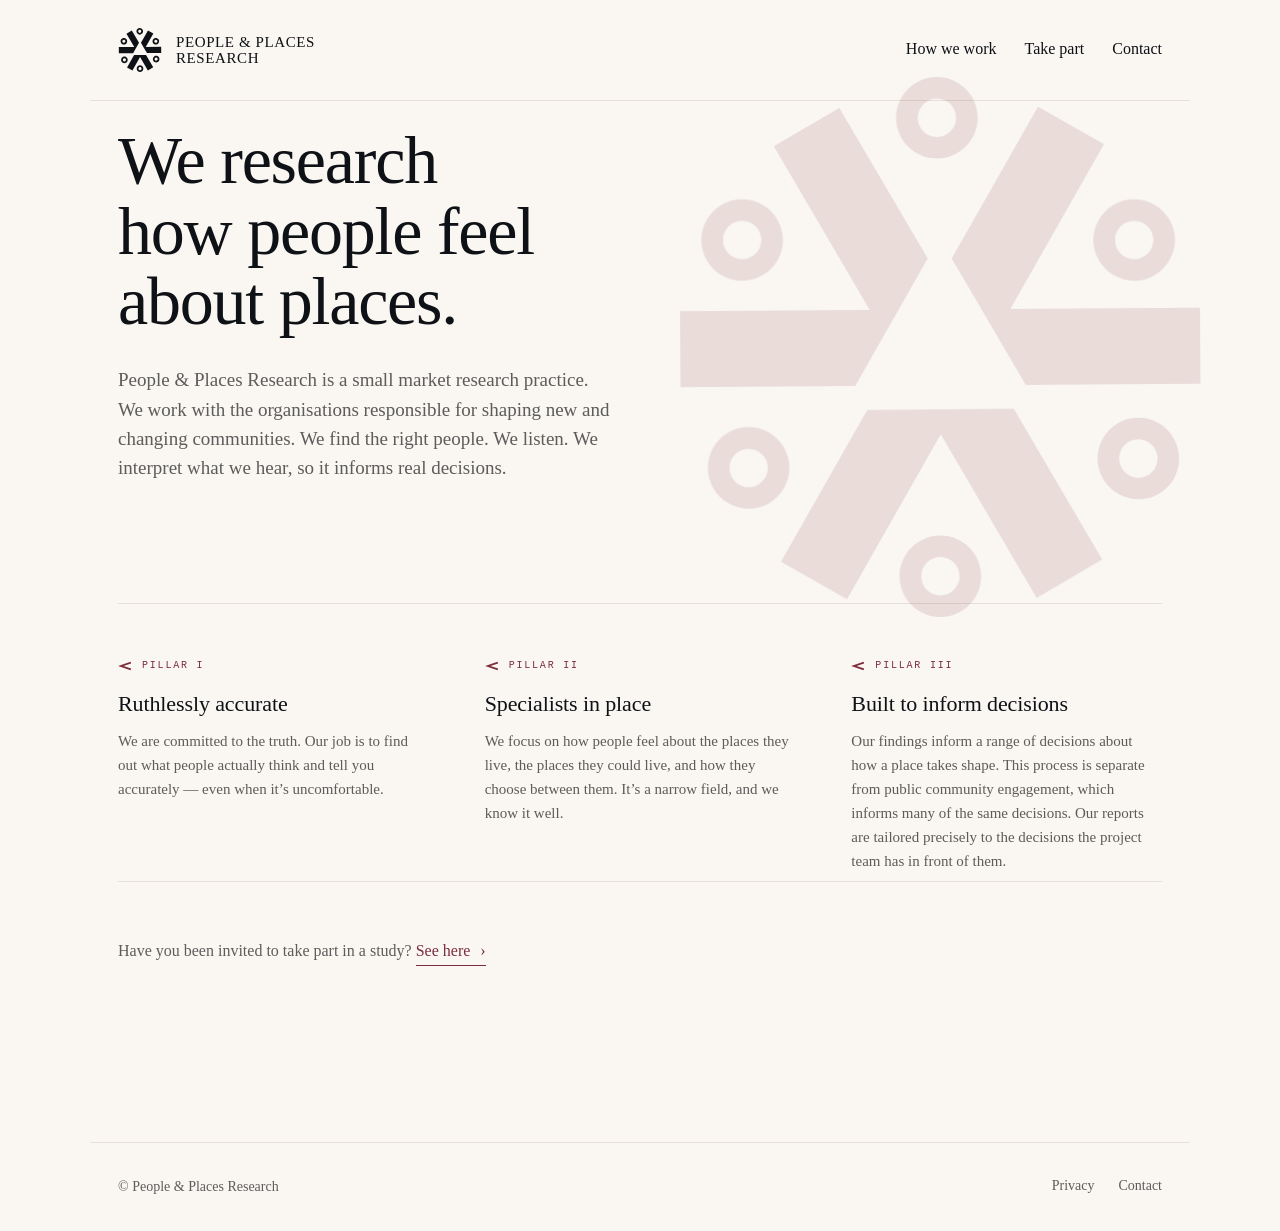
<file: index.html>
<!doctype html>
<html lang="en-GB">
<head>
<meta charset="utf-8" />
<title>People &amp; Places Research</title>
<meta name="description" content="People &amp; Places Research is a small market research practice. We research how people feel about places." />
<meta name="viewport" content="width=device-width,initial-scale=1" />
<link rel="stylesheet" href="/styles.css" />
</head>
<body>

<header class="site reveal" style="--delay: 0ms">
  <a class="brand" href="/" aria-label="People &amp; Places Research">
    <svg class="brand-emblem" viewBox="0 0 215.65 224.02" aria-hidden="true">
      <polygon class="ch ch-0" points="215.87 127.23 154.93 127.65 143.41 127.72 131.07 106.67 125.01 96.34 112.66 75.28 118.63 64.77 148.46 12.29 175.85 27.86 136.98 96.26 136.81 96.26 136.89 96.41 136.98 96.26 215.65 95.72 215.87 127.23" />
      <polygon class="ch ch-1" points="175.09 200.17 147.92 216.11 108.12 148.25 108.21 148.08 108.01 148.08 108.12 148.25 69.24 216.65 41.84 201.08 71.97 148.08 77.65 138.09 102.05 137.92 114.03 137.84 138.44 137.67 144.54 148.08 175.09 200.17" />
      <polygon class="ch ch-2" points="102.71 75.28 90.65 96.51 84.73 106.91 72.67 128.14 60.58 128.22 .21 128.63 0 97.12 78.67 96.58 78.76 96.73 78.84 96.58 78.67 96.58 38.87 28.72 66.06 12.78 96.88 65.34 102.71 75.28" />
      <path class="hd hd-0" d="M106.53,0c-9.34,0-16.9,7.57-16.9,16.91,0,9.34,7.57,16.9,16.91,16.9,9.34,0,16.9-7.57,16.9-16.91C123.44,7.56,115.86,0,106.53,0ZM106.54,24.86h0c-4.38,0-7.95-3.57-7.95-7.95,0-2.12.83-4.12,2.33-5.62,1.5-1.5,3.5-2.33,5.62-2.33,4.39,0,7.95,3.57,7.96,7.95,0,4.38-3.56,7.95-7.95,7.96Z" />
      <path class="hd hd-1" d="M203.01,59.14c-4.67-8.08-15.01-10.85-23.09-6.18-8.08,4.67-10.85,15.01-6.18,23.09,4.67,8.08,15.01,10.85,23.09,6.18,8.08-4.67,10.85-15.01,6.18-23.09ZM196.05,69.66c-.55,2.05-1.86,3.77-3.7,4.83-1.23.71-2.56,1.07-3.96,1.07-2.84,0-5.48-1.52-6.9-3.98-2.19-3.8-.89-8.67,2.91-10.87,1.23-.71,2.56-1.07,3.96-1.07,2.84,0,5.48,1.52,6.9,3.98,1.06,1.84,1.35,3.98.8,6.03Z" />
      <path class="hd hd-2" d="M198.56,143.59c-8.09-4.67-18.42-1.89-23.09,6.2-4.67,8.09-1.89,18.42,6.2,23.09,8.09,4.67,18.42,1.89,23.09-6.2,4.67-8.09,1.89-18.42-6.2-23.09ZM197.01,162.21c-1.42,2.46-4.06,3.98-6.9,3.98-1.4,0-2.73-.36-3.96-1.07-3.8-2.19-5.11-7.06-2.91-10.86,1.42-2.46,4.06-3.98,6.9-3.98,1.4,0,2.73.36,3.96,1.07,3.8,2.19,5.11,7.06,2.92,10.86Z" />
      <path class="hd hd-3" d="M107.95,190.21c-9.34,0-16.9,7.57-16.9,16.91,0,9.34,7.57,16.9,16.91,16.9,9.34,0,16.9-7.57,16.9-16.91,0-9.34-7.57-16.9-16.91-16.9ZM113.58,212.74c-1.5,1.5-3.5,2.33-5.62,2.33h0c-4.38,0-7.95-3.57-7.95-7.95,0-2.12.83-4.12,2.33-5.62s3.5-2.33,5.62-2.33c4.39,0,7.95,3.57,7.96,7.95,0,2.12-.83,4.12-2.33,5.62Z" />
      <path class="hd hd-4" d="M43.07,153.7c-4.67-8.08-15.01-10.85-23.09-6.18-8.08,4.67-10.85,15.01-6.18,23.09,4.67,8.08,15.01,10.85,23.09,6.18,8.08-4.67,10.85-15.01,6.18-23.09ZM32.42,169.04c-1.23.71-2.56,1.07-3.96,1.07-2.84,0-5.48-1.52-6.9-3.98-1.06-1.84-1.35-3.98-.8-6.03.55-2.05,1.86-3.77,3.7-4.83,1.23-.71,2.56-1.07,3.96-1.07,2.84,0,5.48,1.52,6.9,3.98,2.19,3.8.89,8.67-2.91,10.87Z" />
      <path class="hd hd-5" d="M34.2,52.96c-8.09-4.67-18.42-1.89-23.09,6.2-4.67,8.09-1.89,18.42,6.2,23.09,8.09,4.67,18.42,1.89,23.09-6.2,4.67-8.09,1.89-18.42-6.2-23.09ZM32.64,71.58c-1.42,2.46-4.06,3.98-6.9,3.98-1.4,0-2.73-.36-3.96-1.07-1.84-1.06-3.16-2.78-3.71-4.83-.55-2.05-.27-4.2.79-6.04,1.42-2.46,4.06-3.98,6.9-3.98,1.4,0,2.73.36,3.96,1.07,3.8,2.19,5.11,7.06,2.91,10.86Z" />
    </svg>
    <span class="brand-text">
      <span>People &amp; Places</span>
      <span>Research</span>
    </span>
  </a>
  <nav aria-label="Primary">
    <a href="/how-we-work/">How we work</a>
    <a href="/take-part/">Take part</a>
    <a href="/contact/">Contact</a>
  </nav>
</header>

<main class="page" style="padding-top: 0;">

  <section class="home-hero" aria-labelledby="hero-h">
    <div class="emblem-watermark" aria-hidden="true">
      <!-- Inline SVG (real geometry from PPR_emblam.svg). Heads + chevrons
           split into separate elements so each stages independently. -->
      <svg class="emblem-svg" viewBox="0 0 215.65 224.02">
        <polygon class="ch ch-0" points="215.87 127.23 154.93 127.65 143.41 127.72 131.07 106.67 125.01 96.34 112.66 75.28 118.63 64.77 148.46 12.29 175.85 27.86 136.98 96.26 136.81 96.26 136.89 96.41 136.98 96.26 215.65 95.72 215.87 127.23" />
        <polygon class="ch ch-1" points="175.09 200.17 147.92 216.11 108.12 148.25 108.21 148.08 108.01 148.08 108.12 148.25 69.24 216.65 41.84 201.08 71.97 148.08 77.65 138.09 102.05 137.92 114.03 137.84 138.44 137.67 144.54 148.08 175.09 200.17" />
        <polygon class="ch ch-2" points="102.71 75.28 90.65 96.51 84.73 106.91 72.67 128.14 60.58 128.22 .21 128.63 0 97.12 78.67 96.58 78.76 96.73 78.84 96.58 78.67 96.58 38.87 28.72 66.06 12.78 96.88 65.34 102.71 75.28" />
        <path class="hd hd-0" d="M106.53,0c-9.34,0-16.9,7.57-16.9,16.91,0,9.34,7.57,16.9,16.91,16.9,9.34,0,16.9-7.57,16.9-16.91C123.44,7.56,115.86,0,106.53,0ZM106.54,24.86h0c-4.38,0-7.95-3.57-7.95-7.95,0-2.12.83-4.12,2.33-5.62,1.5-1.5,3.5-2.33,5.62-2.33,4.39,0,7.95,3.57,7.96,7.95,0,4.38-3.56,7.95-7.95,7.96Z" />
        <path class="hd hd-1" d="M203.01,59.14c-4.67-8.08-15.01-10.85-23.09-6.18-8.08,4.67-10.85,15.01-6.18,23.09,4.67,8.08,15.01,10.85,23.09,6.18,8.08-4.67,10.85-15.01,6.18-23.09ZM196.05,69.66c-.55,2.05-1.86,3.77-3.7,4.83-1.23.71-2.56,1.07-3.96,1.07-2.84,0-5.48-1.52-6.9-3.98-2.19-3.8-.89-8.67,2.91-10.87,1.23-.71,2.56-1.07,3.96-1.07,2.84,0,5.48,1.52,6.9,3.98,1.06,1.84,1.35,3.98.8,6.03Z" />
        <path class="hd hd-2" d="M198.56,143.59c-8.09-4.67-18.42-1.89-23.09,6.2-4.67,8.09-1.89,18.42,6.2,23.09,8.09,4.67,18.42,1.89,23.09-6.2,4.67-8.09,1.89-18.42-6.2-23.09ZM197.01,162.21c-1.42,2.46-4.06,3.98-6.9,3.98-1.4,0-2.73-.36-3.96-1.07-3.8-2.19-5.11-7.06-2.91-10.86,1.42-2.46,4.06-3.98,6.9-3.98,1.4,0,2.73.36,3.96,1.07,3.8,2.19,5.11,7.06,2.92,10.86Z" />
        <path class="hd hd-3" d="M107.95,190.21c-9.34,0-16.9,7.57-16.9,16.91,0,9.34,7.57,16.9,16.91,16.9,9.34,0,16.9-7.57,16.9-16.91,0-9.34-7.57-16.9-16.91-16.9ZM113.58,212.74c-1.5,1.5-3.5,2.33-5.62,2.33h0c-4.38,0-7.95-3.57-7.95-7.95,0-2.12.83-4.12,2.33-5.62s3.5-2.33,5.62-2.33c4.39,0,7.95,3.57,7.96,7.95,0,2.12-.83,4.12-2.33,5.62Z" />
        <path class="hd hd-4" d="M43.07,153.7c-4.67-8.08-15.01-10.85-23.09-6.18-8.08,4.67-10.85,15.01-6.18,23.09,4.67,8.08,15.01,10.85,23.09,6.18,8.08-4.67,10.85-15.01,6.18-23.09ZM32.42,169.04c-1.23.71-2.56,1.07-3.96,1.07-2.84,0-5.48-1.52-6.9-3.98-1.06-1.84-1.35-3.98-.8-6.03.55-2.05,1.86-3.77,3.7-4.83,1.23-.71,2.56-1.07,3.96-1.07,2.84,0,5.48,1.52,6.9,3.98,2.19,3.8.89,8.67-2.91,10.87Z" />
        <path class="hd hd-5" d="M34.2,52.96c-8.09-4.67-18.42-1.89-23.09,6.2-4.67,8.09-1.89,18.42,6.2,23.09,8.09,4.67,18.42,1.89,23.09-6.2,4.67-8.09,1.89-18.42-6.2-23.09ZM32.64,71.58c-1.42,2.46-4.06,3.98-6.9,3.98-1.4,0-2.73-.36-3.96-1.07-1.84-1.06-3.16-2.78-3.71-4.83-.55-2.05-.27-4.2.79-6.04,1.42-2.46,4.06-3.98,6.9-3.98,1.4,0,2.73.36,3.96,1.07,3.8,2.19,5.11,7.06,2.91,10.86Z" />
      </svg>
    </div>

    <div class="copy">
      <h1 id="hero-h" class="reveal" style="--delay: 80ms">We research how people feel about places.</h1>
      <p class="hero-sub reveal" style="--delay: 220ms">
        People &amp; Places Research is a small market research practice. We work with the
        organisations responsible for shaping new and changing communities. We find the
        right people. We listen. We interpret what we hear, so it informs real decisions.
      </p>
    </div>
  </section>

  <section class="pillars" aria-label="What we do">
    <article class="pillar reveal" style="--delay: 0ms">
      <div class="pillar-mark">
        <svg class="wedge" viewBox="0 0 30 22" aria-hidden="true">
          <path d="M 26 4 L 6 11 L 26 18"
            stroke="currentColor" stroke-width="4"
            stroke-linecap="square" stroke-linejoin="miter"
            fill="none" />
        </svg>
        <span>Pillar I</span>
      </div>
      <h3>Ruthlessly accurate</h3>
      <p>We are committed to the truth. Our job is to find out what people actually think and tell you accurately &mdash; even when it&rsquo;s uncomfortable.</p>
    </article>

    <article class="pillar reveal" style="--delay: 80ms">
      <div class="pillar-mark">
        <svg class="wedge" viewBox="0 0 30 22" aria-hidden="true">
          <path d="M 26 4 L 6 11 L 26 18"
            stroke="currentColor" stroke-width="4"
            stroke-linecap="square" stroke-linejoin="miter"
            fill="none" />
        </svg>
        <span>Pillar II</span>
      </div>
      <h3>Specialists in place</h3>
      <p>We focus on how people feel about the places they live, the places they could live, and how they choose between them. It&rsquo;s a narrow field, and we know it well.</p>
    </article>

    <article class="pillar reveal" style="--delay: 160ms">
      <div class="pillar-mark">
        <svg class="wedge" viewBox="0 0 30 22" aria-hidden="true">
          <path d="M 26 4 L 6 11 L 26 18"
            stroke="currentColor" stroke-width="4"
            stroke-linecap="square" stroke-linejoin="miter"
            fill="none" />
        </svg>
        <span>Pillar III</span>
      </div>
      <h3>Built to inform decisions</h3>
      <p>Our findings inform a range of decisions about how a place takes shape. This process is separate from public community engagement, which informs many of the same decisions. Our reports are tailored precisely to the decisions the project team has in front of them.</p>
    </article>
  </section>

  <p class="take-part-pointer reveal" style="--delay: 60ms">
    Have you been invited to take part in a study?
    <a class="pointer-link" href="/take-part/">
      <span>See here</span>
      <span class="pointer-arrow" aria-hidden="true">&nbsp;&rsaquo;</span>
    </a>
  </p>

</main>

<footer class="site reveal" style="--delay: 0ms">
  <span class="copy">&copy; People &amp; Places Research</span>
  <nav aria-label="Footer">
    <a href="/privacy/">Privacy</a>
    <a href="/contact/">Contact</a>
  </nav>
</footer>

</body>
</html>
</file>
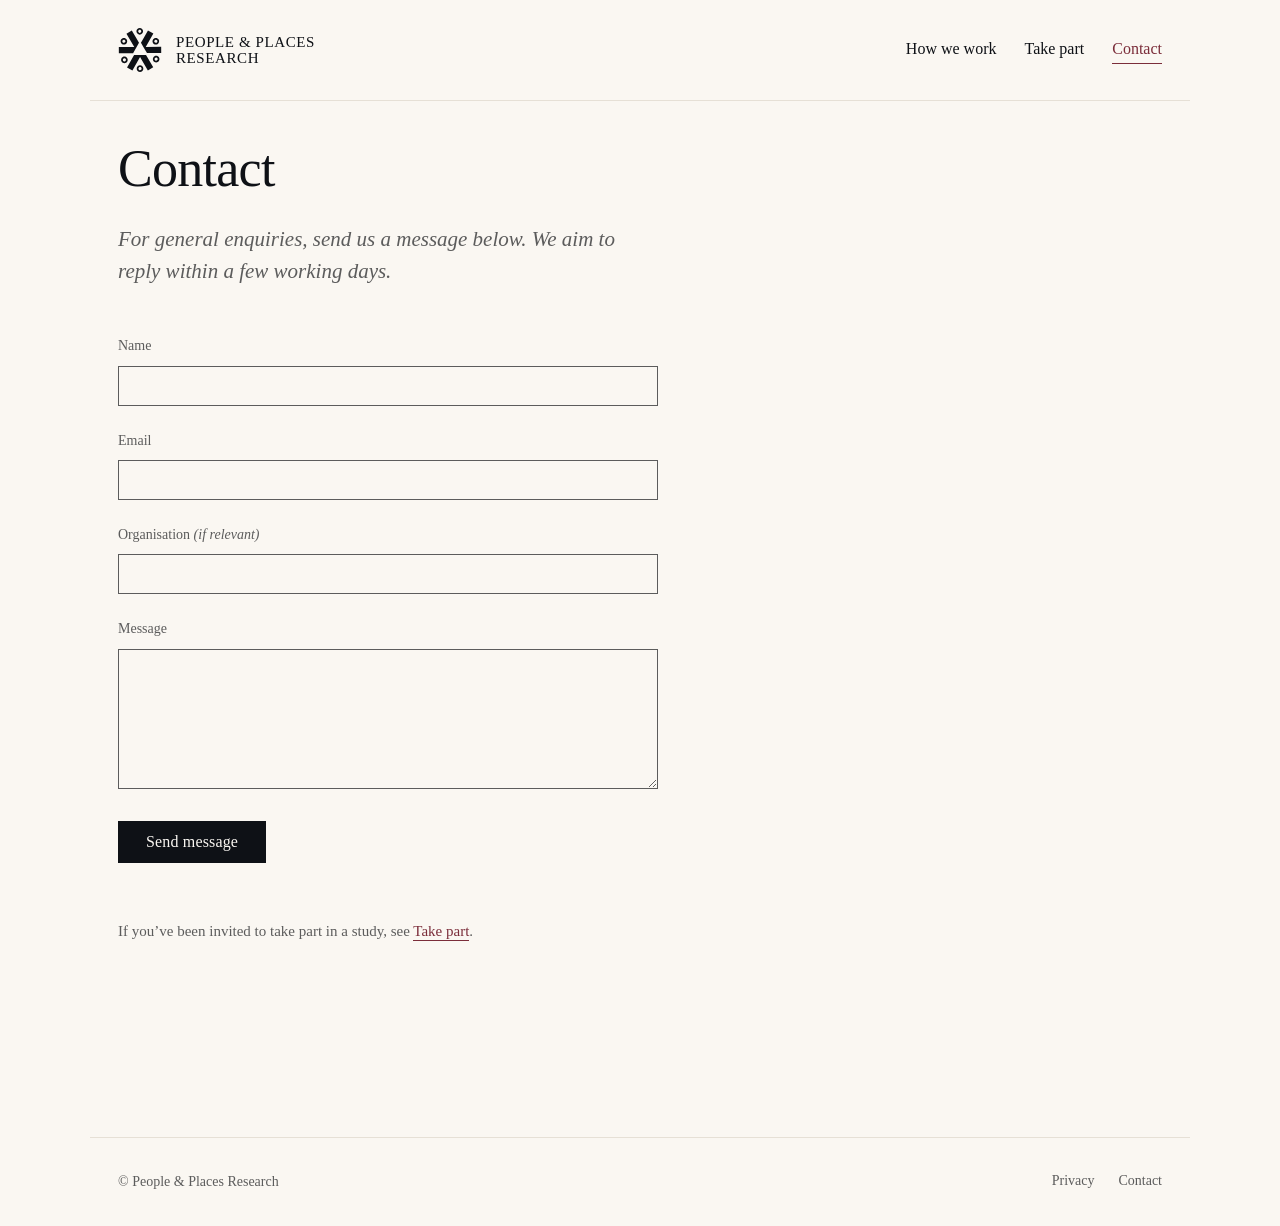
<file: contact/index.html>
<!doctype html>
<html lang="en-GB">
<head>
<meta charset="utf-8" />
<title>Contact — People &amp; Places Research</title>
<meta name="description" content="Get in touch with People &amp; Places Research." />
<meta name="viewport" content="width=device-width,initial-scale=1" />
<link rel="stylesheet" href="/styles.css" />
</head>
<body>

<header class="site reveal" style="--delay: 0ms">
  <a class="brand" href="/" aria-label="People &amp; Places Research">
    <svg class="brand-emblem" viewBox="0 0 215.65 224.02" aria-hidden="true">
      <polygon class="ch" points="215.87 127.23 154.93 127.65 143.41 127.72 131.07 106.67 125.01 96.34 112.66 75.28 118.63 64.77 148.46 12.29 175.85 27.86 136.98 96.26 136.81 96.26 136.89 96.41 136.98 96.26 215.65 95.72 215.87 127.23" />
      <polygon class="ch" points="175.09 200.17 147.92 216.11 108.12 148.25 108.21 148.08 108.01 148.08 108.12 148.25 69.24 216.65 41.84 201.08 71.97 148.08 77.65 138.09 102.05 137.92 114.03 137.84 138.44 137.67 144.54 148.08 175.09 200.17" />
      <polygon class="ch" points="102.71 75.28 90.65 96.51 84.73 106.91 72.67 128.14 60.58 128.22 .21 128.63 0 97.12 78.67 96.58 78.76 96.73 78.84 96.58 78.67 96.58 38.87 28.72 66.06 12.78 96.88 65.34 102.71 75.28" />
      <path class="hd" d="M106.53,0c-9.34,0-16.9,7.57-16.9,16.91,0,9.34,7.57,16.9,16.91,16.9,9.34,0,16.9-7.57,16.9-16.91C123.44,7.56,115.86,0,106.53,0ZM106.54,24.86h0c-4.38,0-7.95-3.57-7.95-7.95,0-2.12.83-4.12,2.33-5.62,1.5-1.5,3.5-2.33,5.62-2.33,4.39,0,7.95,3.57,7.96,7.95,0,4.38-3.56,7.95-7.95,7.96Z" />
      <path class="hd" d="M203.01,59.14c-4.67-8.08-15.01-10.85-23.09-6.18-8.08,4.67-10.85,15.01-6.18,23.09,4.67,8.08,15.01,10.85,23.09,6.18,8.08-4.67,10.85-15.01,6.18-23.09ZM196.05,69.66c-.55,2.05-1.86,3.77-3.7,4.83-1.23.71-2.56,1.07-3.96,1.07-2.84,0-5.48-1.52-6.9-3.98-2.19-3.8-.89-8.67,2.91-10.87,1.23-.71,2.56-1.07,3.96-1.07,2.84,0,5.48,1.52,6.9,3.98,1.06,1.84,1.35,3.98.8,6.03Z" />
      <path class="hd" d="M198.56,143.59c-8.09-4.67-18.42-1.89-23.09,6.2-4.67,8.09-1.89,18.42,6.2,23.09,8.09,4.67,18.42,1.89,23.09-6.2,4.67-8.09,1.89-18.42-6.2-23.09ZM197.01,162.21c-1.42,2.46-4.06,3.98-6.9,3.98-1.4,0-2.73-.36-3.96-1.07-3.8-2.19-5.11-7.06-2.91-10.86,1.42-2.46,4.06-3.98,6.9-3.98,1.4,0,2.73.36,3.96,1.07,3.8,2.19,5.11,7.06,2.92,10.86Z" />
      <path class="hd" d="M107.95,190.21c-9.34,0-16.9,7.57-16.9,16.91,0,9.34,7.57,16.9,16.91,16.9,9.34,0,16.9-7.57,16.9-16.91,0-9.34-7.57-16.9-16.91-16.9ZM113.58,212.74c-1.5,1.5-3.5,2.33-5.62,2.33h0c-4.38,0-7.95-3.57-7.95-7.95,0-2.12.83-4.12,2.33-5.62s3.5-2.33,5.62-2.33c4.39,0,7.95,3.57,7.96,7.95,0,2.12-.83,4.12-2.33,5.62Z" />
      <path class="hd" d="M43.07,153.7c-4.67-8.08-15.01-10.85-23.09-6.18-8.08,4.67-10.85,15.01-6.18,23.09,4.67,8.08,15.01,10.85,23.09,6.18,8.08-4.67,10.85-15.01,6.18-23.09ZM32.42,169.04c-1.23.71-2.56,1.07-3.96,1.07-2.84,0-5.48-1.52-6.9-3.98-1.06-1.84-1.35-3.98-.8-6.03.55-2.05,1.86-3.77,3.7-4.83,1.23-.71,2.56-1.07,3.96-1.07,2.84,0,5.48,1.52,6.9,3.98,2.19,3.8.89,8.67-2.91,10.87Z" />
      <path class="hd" d="M34.2,52.96c-8.09-4.67-18.42-1.89-23.09,6.2-4.67,8.09-1.89,18.42,6.2,23.09,8.09,4.67,18.42,1.89,23.09-6.2,4.67-8.09,1.89-18.42-6.2-23.09ZM32.64,71.58c-1.42,2.46-4.06,3.98-6.9,3.98-1.4,0-2.73-.36-3.96-1.07-1.84-1.06-3.16-2.78-3.71-4.83-.55-2.05-.27-4.2.79-6.04,1.42-2.46,4.06-3.98,6.9-3.98,1.4,0,2.73.36,3.96,1.07,3.8,2.19,5.11,7.06,2.91,10.86Z" />
    </svg>
    <span class="brand-text">
      <span>People &amp; Places</span>
      <span>Research</span>
    </span>
  </a>
  <nav aria-label="Primary">
    <a href="/how-we-work/">How we work</a>
    <a href="/take-part/">Take part</a>
    <a href="/contact/" aria-current="page">Contact</a>
  </nav>
</header>

<main class="page">

  <h1 class="reveal" style="--delay: 0ms">Contact</h1>
  <p class="lede reveal" style="--delay: 120ms">For general enquiries, send us a message below. We aim to reply within a few working days.</p>

  <form class="reveal" style="--delay: 200ms; max-width: 540px; margin: 16px 0 0;" action="https://api.web3forms.com/submit" method="POST">
    <input type="hidden" name="access_key" value="8485c26d-d061-4fd9-9b3c-a3658fd86df6" />
    <input type="hidden" name="subject" value="Enquiry — ppresearch.co.uk" />
    <input type="hidden" name="from_name" value="ppresearch.co.uk contact form" />
    <input type="checkbox" name="botcheck" style="display: none;" tabindex="-1" autocomplete="off" />

    <div class="form-group">
      <label for="c-name">Name</label>
      <input id="c-name" name="name" type="text" autocomplete="name" required />
    </div>
    <div class="form-group">
      <label for="c-email">Email</label>
      <input id="c-email" name="email" type="email" autocomplete="email" required />
    </div>
    <div class="form-group">
      <label for="c-org">Organisation <span style="color: var(--slate); font-style: italic; letter-spacing: 0;">(if relevant)</span></label>
      <input id="c-org" name="organisation" type="text" autocomplete="organization" />
    </div>
    <div class="form-group">
      <label for="c-msg">Message</label>
      <textarea id="c-msg" name="message" required></textarea>
    </div>

    <button class="submit" type="submit">Send message</button>
  </form>

  <p class="reveal" style="--delay: 320ms; margin-top: 56px; font-size: 15px; color: var(--slate);">
    If you&rsquo;ve been invited to take part in a study, see <a href="/take-part/">Take part</a>.
  </p>

</main>

<footer class="site reveal" style="--delay: 200ms">
  <span class="copy">&copy; People &amp; Places Research</span>
  <nav aria-label="Footer">
    <a href="/privacy/">Privacy</a>
    <a href="/contact/">Contact</a>
  </nav>
</footer>

</body>
</html>
</file>
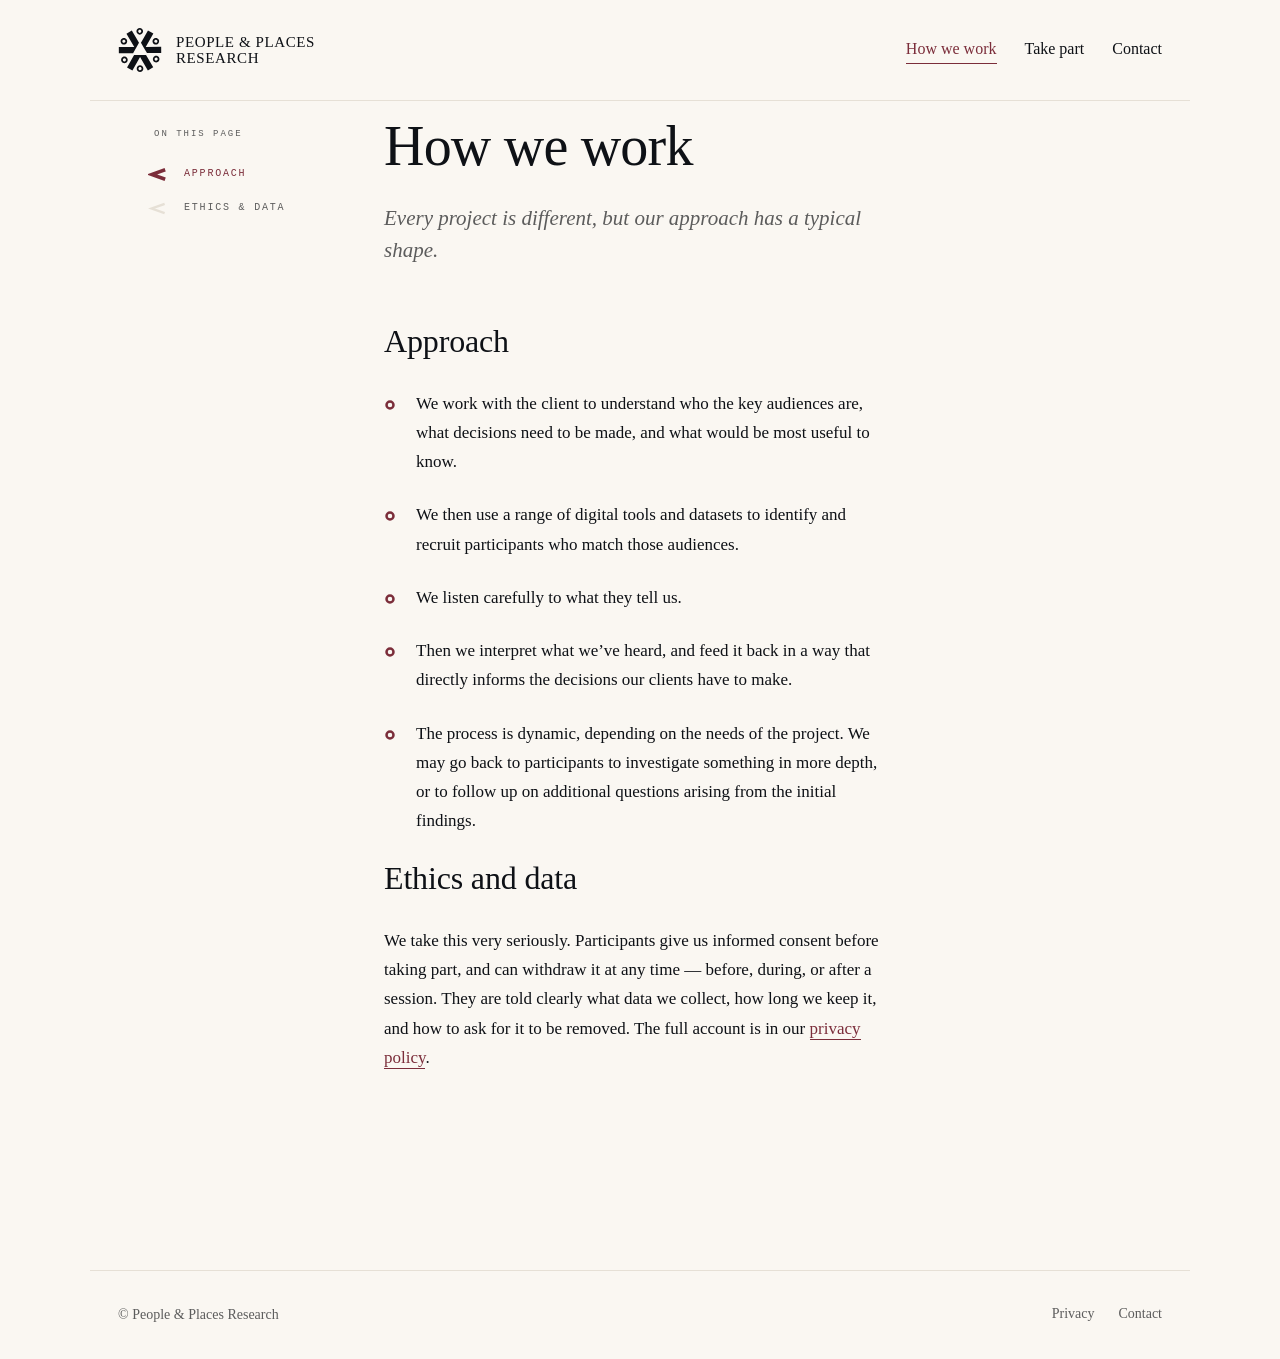
<file: how-we-work/index.html>
<!doctype html>
<html lang="en-GB">
<head>
<meta charset="utf-8" />
<title>How we work — People &amp; Places Research</title>
<meta name="description" content="How People &amp; Places Research approaches a research project — from understanding the question to compiling findings." />
<meta name="viewport" content="width=device-width,initial-scale=1" />
<link rel="stylesheet" href="/styles.css" />
</head>
<body>

<header class="site reveal" style="--delay: 0ms">
  <a class="brand" href="/" aria-label="People &amp; Places Research">
    <svg class="brand-emblem" viewBox="0 0 215.65 224.02" aria-hidden="true">
      <polygon class="ch" points="215.87 127.23 154.93 127.65 143.41 127.72 131.07 106.67 125.01 96.34 112.66 75.28 118.63 64.77 148.46 12.29 175.85 27.86 136.98 96.26 136.81 96.26 136.89 96.41 136.98 96.26 215.65 95.72 215.87 127.23" />
      <polygon class="ch" points="175.09 200.17 147.92 216.11 108.12 148.25 108.21 148.08 108.01 148.08 108.12 148.25 69.24 216.65 41.84 201.08 71.97 148.08 77.65 138.09 102.05 137.92 114.03 137.84 138.44 137.67 144.54 148.08 175.09 200.17" />
      <polygon class="ch" points="102.71 75.28 90.65 96.51 84.73 106.91 72.67 128.14 60.58 128.22 .21 128.63 0 97.12 78.67 96.58 78.76 96.73 78.84 96.58 78.67 96.58 38.87 28.72 66.06 12.78 96.88 65.34 102.71 75.28" />
      <path class="hd" d="M106.53,0c-9.34,0-16.9,7.57-16.9,16.91,0,9.34,7.57,16.9,16.91,16.9,9.34,0,16.9-7.57,16.9-16.91C123.44,7.56,115.86,0,106.53,0ZM106.54,24.86h0c-4.38,0-7.95-3.57-7.95-7.95,0-2.12.83-4.12,2.33-5.62,1.5-1.5,3.5-2.33,5.62-2.33,4.39,0,7.95,3.57,7.96,7.95,0,4.38-3.56,7.95-7.95,7.96Z" />
      <path class="hd" d="M203.01,59.14c-4.67-8.08-15.01-10.85-23.09-6.18-8.08,4.67-10.85,15.01-6.18,23.09,4.67,8.08,15.01,10.85,23.09,6.18,8.08-4.67,10.85-15.01,6.18-23.09ZM196.05,69.66c-.55,2.05-1.86,3.77-3.7,4.83-1.23.71-2.56,1.07-3.96,1.07-2.84,0-5.48-1.52-6.9-3.98-2.19-3.8-.89-8.67,2.91-10.87,1.23-.71,2.56-1.07,3.96-1.07,2.84,0,5.48,1.52,6.9,3.98,1.06,1.84,1.35,3.98.8,6.03Z" />
      <path class="hd" d="M198.56,143.59c-8.09-4.67-18.42-1.89-23.09,6.2-4.67,8.09-1.89,18.42,6.2,23.09,8.09,4.67,18.42,1.89,23.09-6.2,4.67-8.09,1.89-18.42-6.2-23.09ZM197.01,162.21c-1.42,2.46-4.06,3.98-6.9,3.98-1.4,0-2.73-.36-3.96-1.07-3.8-2.19-5.11-7.06-2.91-10.86,1.42-2.46,4.06-3.98,6.9-3.98,1.4,0,2.73.36,3.96,1.07,3.8,2.19,5.11,7.06,2.92,10.86Z" />
      <path class="hd" d="M107.95,190.21c-9.34,0-16.9,7.57-16.9,16.91,0,9.34,7.57,16.9,16.91,16.9,9.34,0,16.9-7.57,16.9-16.91,0-9.34-7.57-16.9-16.91-16.9ZM113.58,212.74c-1.5,1.5-3.5,2.33-5.62,2.33h0c-4.38,0-7.95-3.57-7.95-7.95,0-2.12.83-4.12,2.33-5.62s3.5-2.33,5.62-2.33c4.39,0,7.95,3.57,7.96,7.95,0,2.12-.83,4.12-2.33,5.62Z" />
      <path class="hd" d="M43.07,153.7c-4.67-8.08-15.01-10.85-23.09-6.18-8.08,4.67-10.85,15.01-6.18,23.09,4.67,8.08,15.01,10.85,23.09,6.18,8.08-4.67,10.85-15.01,6.18-23.09ZM32.42,169.04c-1.23.71-2.56,1.07-3.96,1.07-2.84,0-5.48-1.52-6.9-3.98-1.06-1.84-1.35-3.98-.8-6.03.55-2.05,1.86-3.77,3.7-4.83,1.23-.71,2.56-1.07,3.96-1.07,2.84,0,5.48,1.52,6.9,3.98,2.19,3.8.89,8.67-2.91,10.87Z" />
      <path class="hd" d="M34.2,52.96c-8.09-4.67-18.42-1.89-23.09,6.2-4.67,8.09-1.89,18.42,6.2,23.09,8.09,4.67,18.42,1.89,23.09-6.2,4.67-8.09,1.89-18.42-6.2-23.09ZM32.64,71.58c-1.42,2.46-4.06,3.98-6.9,3.98-1.4,0-2.73-.36-3.96-1.07-1.84-1.06-3.16-2.78-3.71-4.83-.55-2.05-.27-4.2.79-6.04,1.42-2.46,4.06-3.98,6.9-3.98,1.4,0,2.73.36,3.96,1.07,3.8,2.19,5.11,7.06,2.91,10.86Z" />
    </svg>
    <span class="brand-text">
      <span>People &amp; Places</span>
      <span>Research</span>
    </span>
  </a>
  <nav aria-label="Primary">
    <a href="/how-we-work/" aria-current="page">How we work</a>
    <a href="/take-part/">Take part</a>
    <a href="/contact/">Contact</a>
  </nav>
</header>

<main class="long-form">

  <aside class="rail reveal" style="--delay: 200ms" aria-label="On this page">
    <div class="rail-label">On this page</div>
    <a href="#approach" class="rail-item active" data-target="approach">
      <svg class="wedge" viewBox="0 0 30 22" aria-hidden="true">
        <path d="M 26 4 L 6 11 L 26 18"
          stroke="currentColor"
          stroke-linecap="square"
          stroke-linejoin="miter"
          fill="none" />
      </svg>
      <span>Approach</span>
    </a>
    <a href="#ethics" class="rail-item" data-target="ethics">
      <svg class="wedge" viewBox="0 0 30 22" aria-hidden="true">
        <path d="M 26 4 L 6 11 L 26 18"
          stroke="currentColor"
          stroke-linecap="square"
          stroke-linejoin="miter"
          fill="none" />
      </svg>
      <span>Ethics &amp; data</span>
    </a>
  </aside>

  <div class="long-content">
    <h1 class="reveal" style="--delay: 0ms">How we work</h1>
    <p class="lede reveal" style="--delay: 120ms">Every project is different, but our approach has a typical shape.</p>

    <article id="approach" data-section-id="approach">
      <h2>Approach</h2>
      <ul class="ring-list">
        <li class="reveal" style="--delay: 0ms">
          <svg class="ring-bullet" viewBox="0 0 24 24" aria-hidden="true"><circle cx="12" cy="12" r="7" /></svg>
          <span>We work with the client to understand who the key audiences are, what decisions need to be made, and what would be most useful to know.</span>
        </li>
        <li class="reveal" style="--delay: 0ms">
          <svg class="ring-bullet" viewBox="0 0 24 24" aria-hidden="true"><circle cx="12" cy="12" r="7" /></svg>
          <span>We then use a range of digital tools and datasets to identify and recruit participants who match those audiences.</span>
        </li>
        <li class="reveal" style="--delay: 0ms">
          <svg class="ring-bullet" viewBox="0 0 24 24" aria-hidden="true"><circle cx="12" cy="12" r="7" /></svg>
          <span>We listen carefully to what they tell us.</span>
        </li>
        <li class="reveal" style="--delay: 0ms">
          <svg class="ring-bullet" viewBox="0 0 24 24" aria-hidden="true"><circle cx="12" cy="12" r="7" /></svg>
          <span>Then we interpret what we&rsquo;ve heard, and feed it back in a way that directly informs the decisions our clients have to make.</span>
        </li>
        <li class="reveal" style="--delay: 0ms">
          <svg class="ring-bullet" viewBox="0 0 24 24" aria-hidden="true"><circle cx="12" cy="12" r="7" /></svg>
          <span>The process is dynamic, depending on the needs of the project. We may go back to participants to investigate something in more depth, or to follow up on additional questions arising from the initial findings.</span>
        </li>
      </ul>
    </article>

    <section id="ethics" data-section-id="ethics">
      <h2>Ethics and data</h2>
      <p>We take this very seriously. Participants give us informed consent before taking part, and can withdraw it at any time &mdash; before, during, or after a session. They are told clearly what data we collect, how long we keep it, and how to ask for it to be removed. The full account is in our <a href="/privacy/">privacy policy</a>.</p>
    </section>
  </div>

</main>

<footer class="site reveal" style="--delay: 400ms">
  <span class="copy">&copy; People &amp; Places Research</span>
  <nav aria-label="Footer">
    <a href="/privacy/">Privacy</a>
    <a href="/contact/">Contact</a>
  </nav>
</footer>

<script>
(function () {
  'use strict';

  var items = document.querySelectorAll('.rail-item');
  var sections = document.querySelectorAll('[data-section-id]');
  if (!items.length || !sections.length) return;

  function setActive(id) {
    items.forEach(function (item) {
      item.classList.toggle('active', item.dataset.target === id);
    });
  }

  // Scroll-spy: track all currently intersecting sections and activate
  // the topmost one in document order. (Naïve "last wins" lets a lower
  // section win when both fit on screen at scrollY=0.)
  if ('IntersectionObserver' in window) {
    var visible = new Set();
    var sectionList = Array.prototype.slice.call(sections);

    function pickTopmost() {
      var topmost = null;
      var topY = Infinity;
      visible.forEach(function (el) {
        var t = el.getBoundingClientRect().top;
        if (t < topY) { topY = t; topmost = el; }
      });
      if (topmost) setActive(topmost.dataset.sectionId);
      else setActive(sectionList[0].dataset.sectionId); // fall back to first
    }

    var observer = new IntersectionObserver(function (entries) {
      entries.forEach(function (e) {
        if (e.isIntersecting) visible.add(e.target);
        else visible.delete(e.target);
      });
      pickTopmost();
    }, { rootMargin: '-15% 0px -65% 0px', threshold: 0 });

    sectionList.forEach(function (s) { observer.observe(s); });
  }

  // Rail-item clicks: smooth-scroll the target into view (offset for header).
  // We DON'T use scrollIntoView because it can interfere with the page state;
  // explicit window.scrollTo is more controllable.
  items.forEach(function (item) {
    item.addEventListener('click', function (e) {
      e.preventDefault();
      var href = item.getAttribute('href');
      if (!href || href.charAt(0) !== '#') return;
      var target = document.getElementById(href.slice(1));
      if (!target) return;
      var top = target.getBoundingClientRect().top + window.scrollY - 48;
      var reduced = window.matchMedia('(prefers-reduced-motion: reduce)').matches;
      window.scrollTo({ top: top, behavior: reduced ? 'auto' : 'smooth' });
    });
  });
})();
</script>

</body>
</html>
</file>
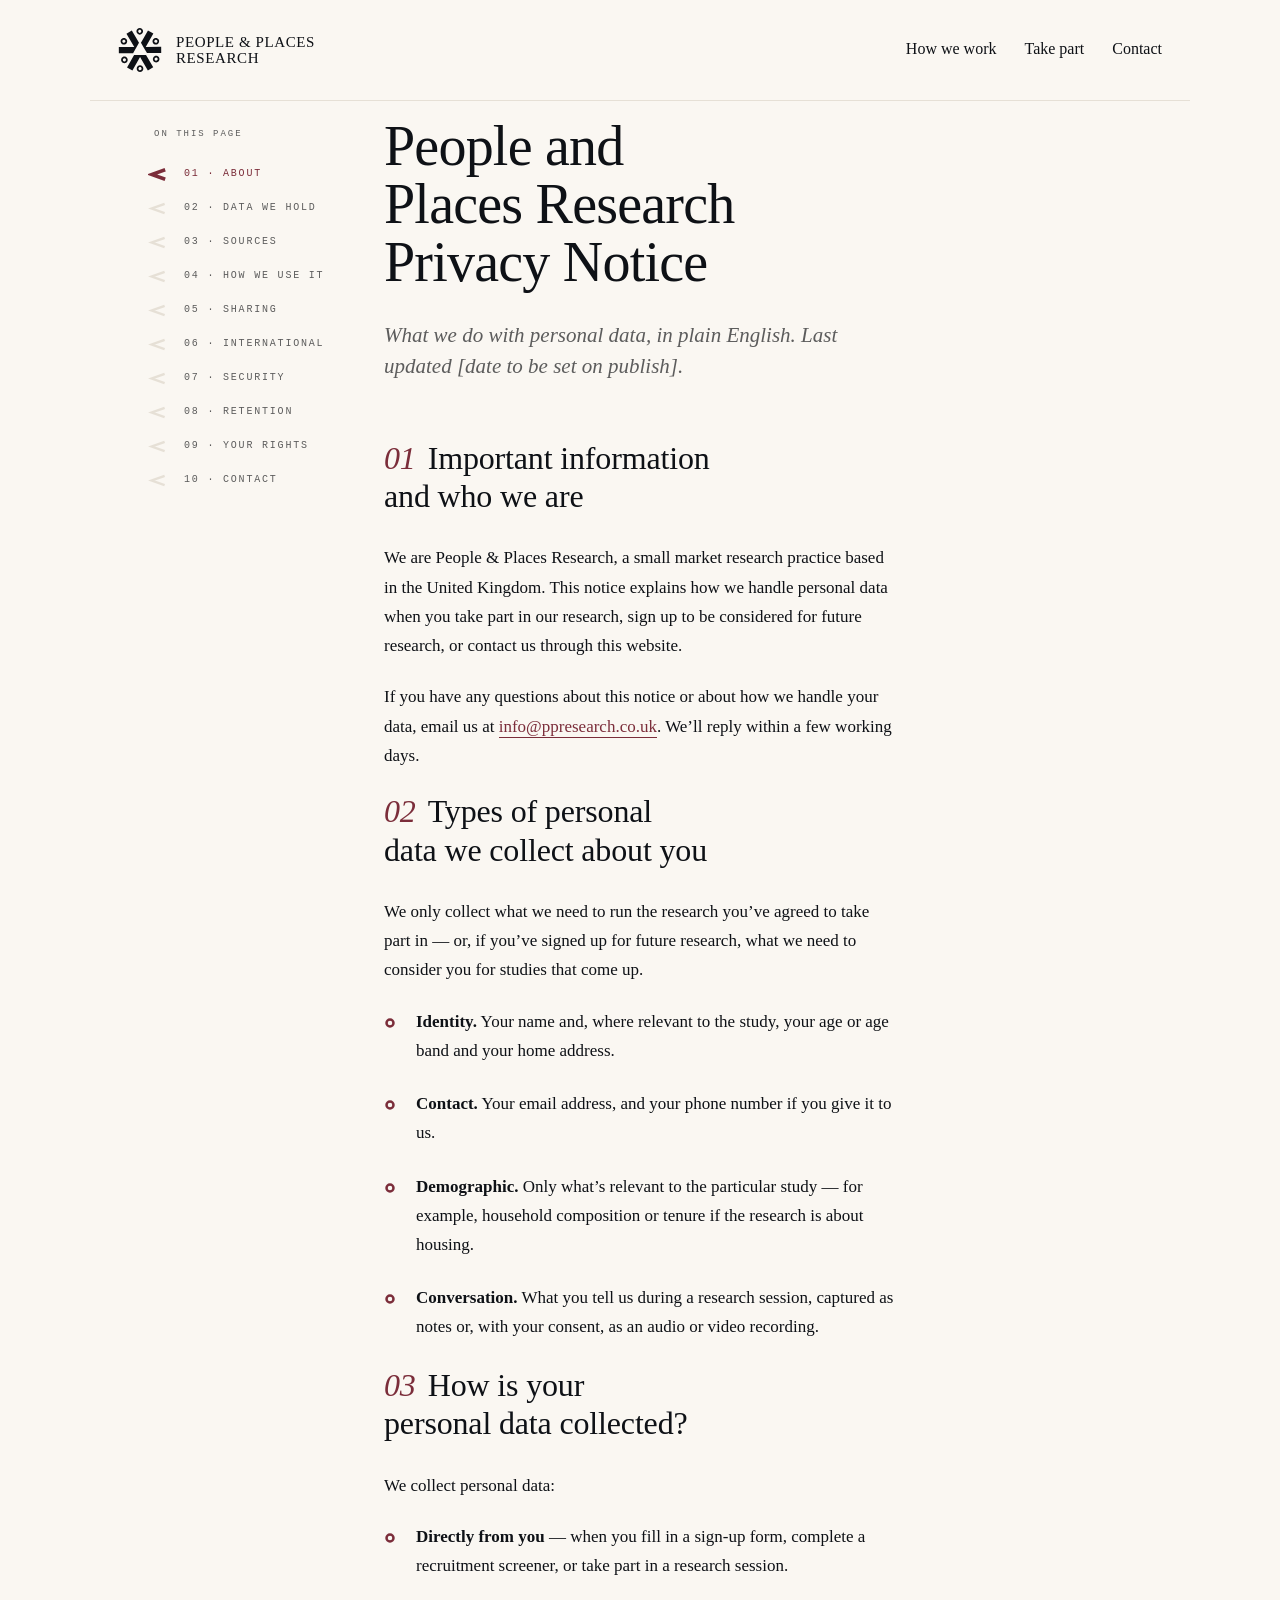
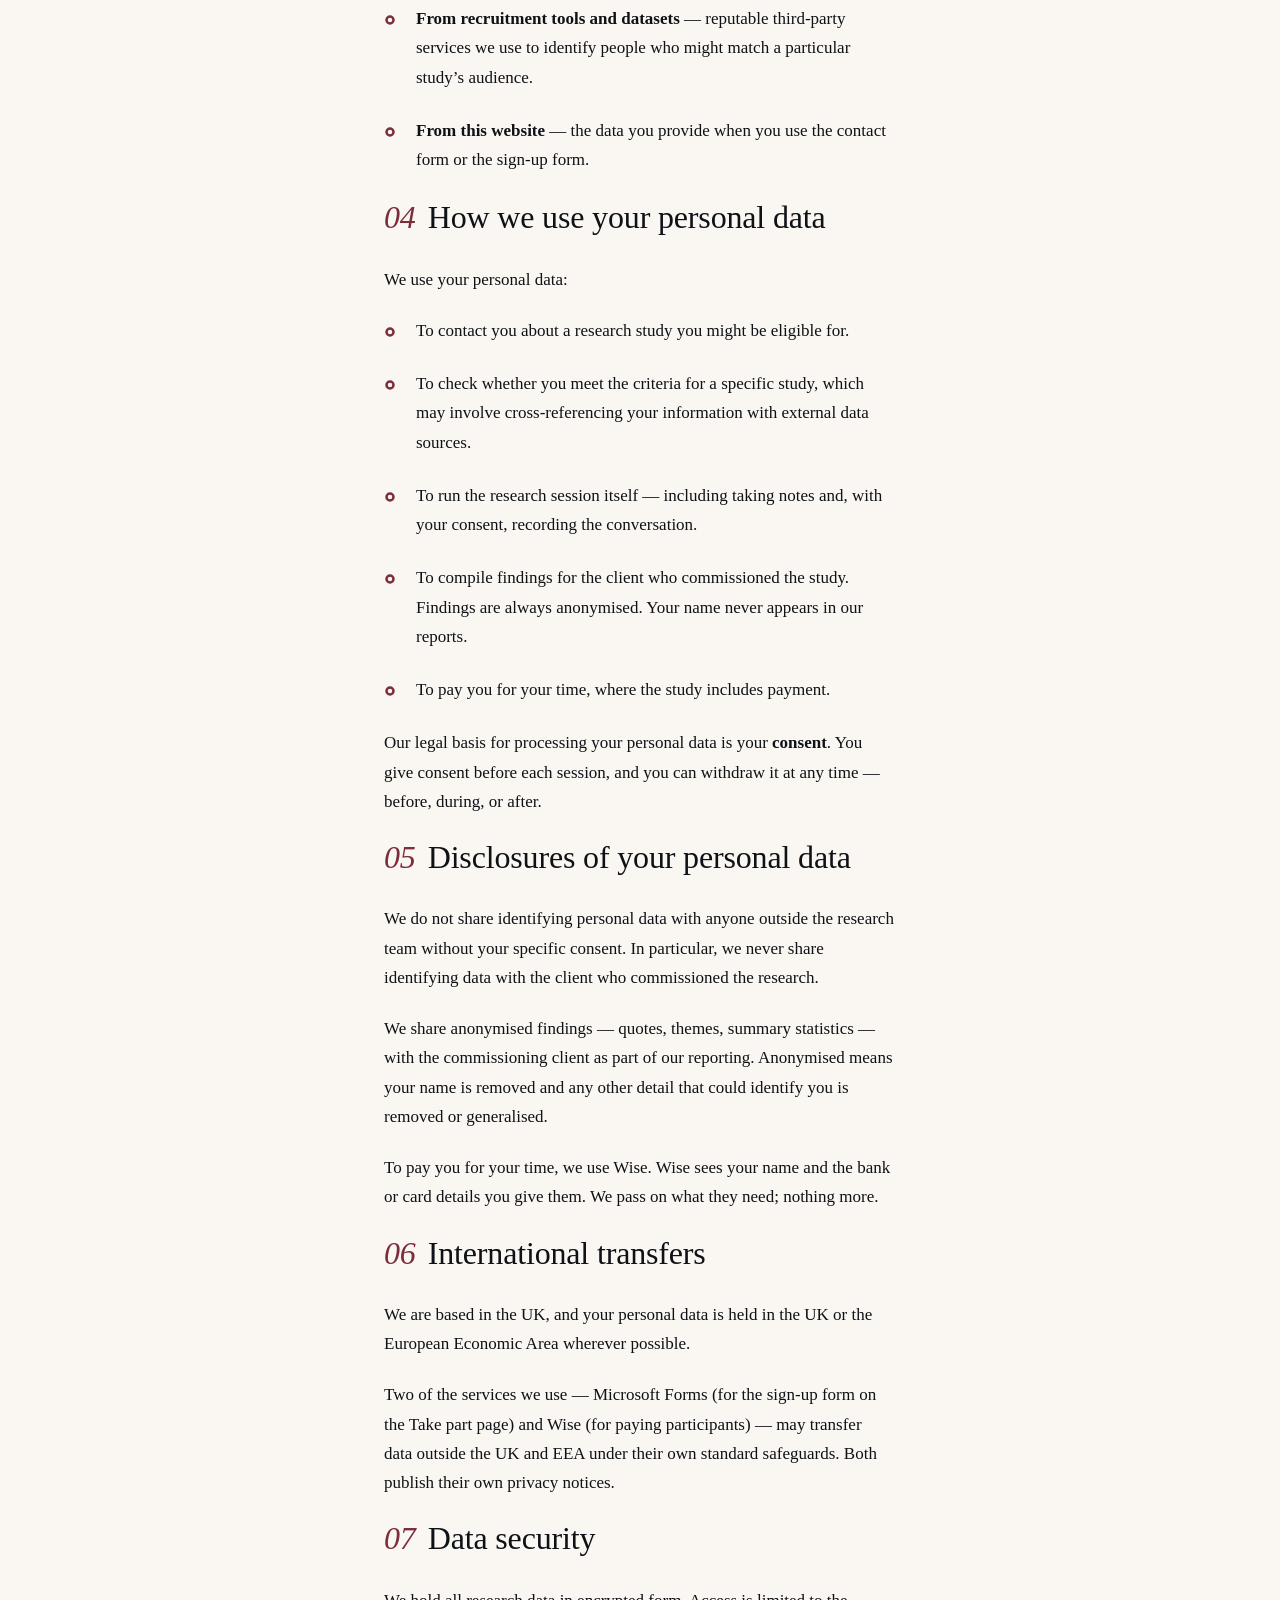
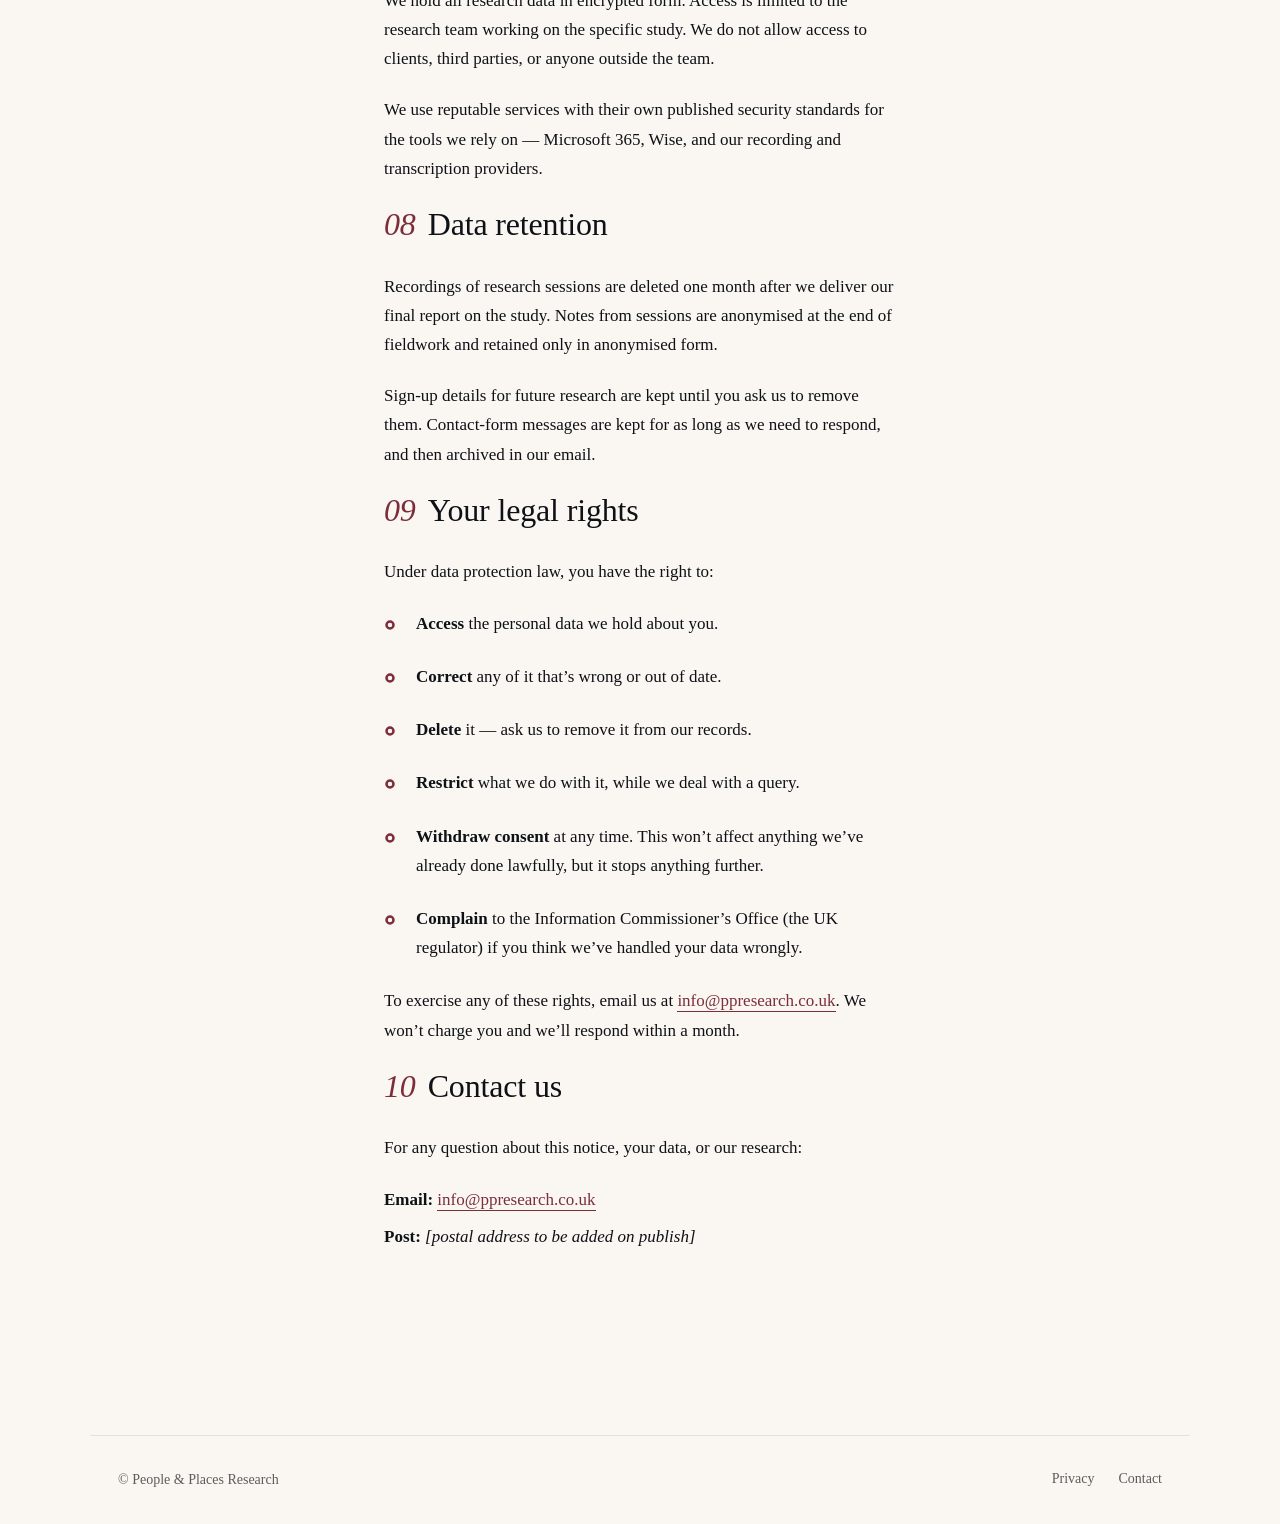
<file: privacy/index.html>
<!doctype html>
<html lang="en-GB">
<head>
<meta charset="utf-8" />
<title>Privacy — People &amp; Places Research</title>
<meta name="description" content="Privacy notice for People &amp; Places Research." />
<meta name="viewport" content="width=device-width,initial-scale=1" />
<link rel="stylesheet" href="/styles.css" />
<style>
  /* Privacy uses the long-form layout. Numbered section headings get
     a small Burgundy section number in italic Georgia at left. */
  .long-content h2 .sec-num {
    font-style: italic;
    color: var(--burgundy);
    margin-right: 12px;
    font-variant-numeric: oldstyle-nums;
  }
</style>
</head>
<body>

<!--
  DRAFT BODY TEXT — placeholder content written in PPR voice, follows
  the structure of the existing privacy notice. Replace each section's
  body verbatim from the practice's signed-off privacy notice before
  going live. Section headings are correct.
-->

<header class="site reveal" style="--delay: 0ms">
  <a class="brand" href="/" aria-label="People &amp; Places Research">
    <svg class="brand-emblem" viewBox="0 0 215.65 224.02" aria-hidden="true">
      <polygon class="ch" points="215.87 127.23 154.93 127.65 143.41 127.72 131.07 106.67 125.01 96.34 112.66 75.28 118.63 64.77 148.46 12.29 175.85 27.86 136.98 96.26 136.81 96.26 136.89 96.41 136.98 96.26 215.65 95.72 215.87 127.23" />
      <polygon class="ch" points="175.09 200.17 147.92 216.11 108.12 148.25 108.21 148.08 108.01 148.08 108.12 148.25 69.24 216.65 41.84 201.08 71.97 148.08 77.65 138.09 102.05 137.92 114.03 137.84 138.44 137.67 144.54 148.08 175.09 200.17" />
      <polygon class="ch" points="102.71 75.28 90.65 96.51 84.73 106.91 72.67 128.14 60.58 128.22 .21 128.63 0 97.12 78.67 96.58 78.76 96.73 78.84 96.58 78.67 96.58 38.87 28.72 66.06 12.78 96.88 65.34 102.71 75.28" />
      <path class="hd" d="M106.53,0c-9.34,0-16.9,7.57-16.9,16.91,0,9.34,7.57,16.9,16.91,16.9,9.34,0,16.9-7.57,16.9-16.91C123.44,7.56,115.86,0,106.53,0ZM106.54,24.86h0c-4.38,0-7.95-3.57-7.95-7.95,0-2.12.83-4.12,2.33-5.62,1.5-1.5,3.5-2.33,5.62-2.33,4.39,0,7.95,3.57,7.96,7.95,0,4.38-3.56,7.95-7.95,7.96Z" />
      <path class="hd" d="M203.01,59.14c-4.67-8.08-15.01-10.85-23.09-6.18-8.08,4.67-10.85,15.01-6.18,23.09,4.67,8.08,15.01,10.85,23.09,6.18,8.08-4.67,10.85-15.01,6.18-23.09ZM196.05,69.66c-.55,2.05-1.86,3.77-3.7,4.83-1.23.71-2.56,1.07-3.96,1.07-2.84,0-5.48-1.52-6.9-3.98-2.19-3.8-.89-8.67,2.91-10.87,1.23-.71,2.56-1.07,3.96-1.07,2.84,0,5.48,1.52,6.9,3.98,1.06,1.84,1.35,3.98.8,6.03Z" />
      <path class="hd" d="M198.56,143.59c-8.09-4.67-18.42-1.89-23.09,6.2-4.67,8.09-1.89,18.42,6.2,23.09,8.09,4.67,18.42,1.89,23.09-6.2,4.67-8.09,1.89-18.42-6.2-23.09ZM197.01,162.21c-1.42,2.46-4.06,3.98-6.9,3.98-1.4,0-2.73-.36-3.96-1.07-3.8-2.19-5.11-7.06-2.91-10.86,1.42-2.46,4.06-3.98,6.9-3.98,1.4,0,2.73.36,3.96,1.07,3.8,2.19,5.11,7.06,2.92,10.86Z" />
      <path class="hd" d="M107.95,190.21c-9.34,0-16.9,7.57-16.9,16.91,0,9.34,7.57,16.9,16.91,16.9,9.34,0,16.9-7.57,16.9-16.91,0-9.34-7.57-16.9-16.91-16.9ZM113.58,212.74c-1.5,1.5-3.5,2.33-5.62,2.33h0c-4.38,0-7.95-3.57-7.95-7.95,0-2.12.83-4.12,2.33-5.62s3.5-2.33,5.62-2.33c4.39,0,7.95,3.57,7.96,7.95,0,2.12-.83,4.12-2.33,5.62Z" />
      <path class="hd" d="M43.07,153.7c-4.67-8.08-15.01-10.85-23.09-6.18-8.08,4.67-10.85,15.01-6.18,23.09,4.67,8.08,15.01,10.85,23.09,6.18,8.08-4.67,10.85-15.01,6.18-23.09ZM32.42,169.04c-1.23.71-2.56,1.07-3.96,1.07-2.84,0-5.48-1.52-6.9-3.98-1.06-1.84-1.35-3.98-.8-6.03.55-2.05,1.86-3.77,3.7-4.83,1.23-.71,2.56-1.07,3.96-1.07,2.84,0,5.48,1.52,6.9,3.98,2.19,3.8.89,8.67-2.91,10.87Z" />
      <path class="hd" d="M34.2,52.96c-8.09-4.67-18.42-1.89-23.09,6.2-4.67,8.09-1.89,18.42,6.2,23.09,8.09,4.67,18.42,1.89,23.09-6.2,4.67-8.09,1.89-18.42-6.2-23.09ZM32.64,71.58c-1.42,2.46-4.06,3.98-6.9,3.98-1.4,0-2.73-.36-3.96-1.07-1.84-1.06-3.16-2.78-3.71-4.83-.55-2.05-.27-4.2.79-6.04,1.42-2.46,4.06-3.98,6.9-3.98,1.4,0,2.73.36,3.96,1.07,3.8,2.19,5.11,7.06,2.91,10.86Z" />
    </svg>
    <span class="brand-text">
      <span>People &amp; Places</span>
      <span>Research</span>
    </span>
  </a>
  <nav aria-label="Primary">
    <a href="/how-we-work/">How we work</a>
    <a href="/take-part/">Take part</a>
    <a href="/contact/">Contact</a>
  </nav>
</header>

<main class="long-form">

  <aside class="rail" aria-label="On this page">
    <div class="rail-label">On this page</div>
    <a href="#s1"  class="rail-item active" data-target="s1"><svg class="wedge" viewBox="0 0 30 22" aria-hidden="true"><path d="M 26 4 L 6 11 L 26 18" stroke="currentColor" stroke-linecap="square" stroke-linejoin="miter" fill="none" /></svg><span>01 · About</span></a>
    <a href="#s2"  class="rail-item" data-target="s2"><svg class="wedge" viewBox="0 0 30 22" aria-hidden="true"><path d="M 26 4 L 6 11 L 26 18" stroke="currentColor" stroke-linecap="square" stroke-linejoin="miter" fill="none" /></svg><span>02 · Data we hold</span></a>
    <a href="#s3"  class="rail-item" data-target="s3"><svg class="wedge" viewBox="0 0 30 22" aria-hidden="true"><path d="M 26 4 L 6 11 L 26 18" stroke="currentColor" stroke-linecap="square" stroke-linejoin="miter" fill="none" /></svg><span>03 · Sources</span></a>
    <a href="#s4"  class="rail-item" data-target="s4"><svg class="wedge" viewBox="0 0 30 22" aria-hidden="true"><path d="M 26 4 L 6 11 L 26 18" stroke="currentColor" stroke-linecap="square" stroke-linejoin="miter" fill="none" /></svg><span>04 · How we use it</span></a>
    <a href="#s5"  class="rail-item" data-target="s5"><svg class="wedge" viewBox="0 0 30 22" aria-hidden="true"><path d="M 26 4 L 6 11 L 26 18" stroke="currentColor" stroke-linecap="square" stroke-linejoin="miter" fill="none" /></svg><span>05 · Sharing</span></a>
    <a href="#s6"  class="rail-item" data-target="s6"><svg class="wedge" viewBox="0 0 30 22" aria-hidden="true"><path d="M 26 4 L 6 11 L 26 18" stroke="currentColor" stroke-linecap="square" stroke-linejoin="miter" fill="none" /></svg><span>06 · International</span></a>
    <a href="#s7"  class="rail-item" data-target="s7"><svg class="wedge" viewBox="0 0 30 22" aria-hidden="true"><path d="M 26 4 L 6 11 L 26 18" stroke="currentColor" stroke-linecap="square" stroke-linejoin="miter" fill="none" /></svg><span>07 · Security</span></a>
    <a href="#s8"  class="rail-item" data-target="s8"><svg class="wedge" viewBox="0 0 30 22" aria-hidden="true"><path d="M 26 4 L 6 11 L 26 18" stroke="currentColor" stroke-linecap="square" stroke-linejoin="miter" fill="none" /></svg><span>08 · Retention</span></a>
    <a href="#s9"  class="rail-item" data-target="s9"><svg class="wedge" viewBox="0 0 30 22" aria-hidden="true"><path d="M 26 4 L 6 11 L 26 18" stroke="currentColor" stroke-linecap="square" stroke-linejoin="miter" fill="none" /></svg><span>09 · Your rights</span></a>
    <a href="#s10" class="rail-item" data-target="s10"><svg class="wedge" viewBox="0 0 30 22" aria-hidden="true"><path d="M 26 4 L 6 11 L 26 18" stroke="currentColor" stroke-linecap="square" stroke-linejoin="miter" fill="none" /></svg><span>10 · Contact</span></a>
  </aside>

  <div class="long-content">

    <h1 class="reveal" style="--delay: 0ms">People and Places Research Privacy Notice</h1>
    <p class="lede reveal" style="--delay: 120ms">What we do with personal data, in plain English. Last updated <em>[date to be set on publish]</em>.</p>

    <section id="s1" data-section-id="s1">
      <h2><span class="sec-num">01</span>Important information and who we are</h2>
      <p>We are People &amp; Places Research, a small market research practice based in the United Kingdom. This notice explains how we handle personal data when you take part in our research, sign up to be considered for future research, or contact us through this website.</p>
      <p>If you have any questions about this notice or about how we handle your data, email us at <a href="mailto:info@ppresearch.co.uk">info@ppresearch.co.uk</a>. We&rsquo;ll reply within a few working days.</p>
    </section>

    <section id="s2" data-section-id="s2">
      <h2><span class="sec-num">02</span>Types of personal data we collect about you</h2>
      <p>We only collect what we need to run the research you&rsquo;ve agreed to take part in &mdash; or, if you&rsquo;ve signed up for future research, what we need to consider you for studies that come up.</p>
      <ul class="ring-list">
        <li><svg class="ring-bullet" viewBox="0 0 24 24" aria-hidden="true"><circle cx="12" cy="12" r="7" /></svg><span><strong>Identity.</strong> Your name and, where relevant to the study, your age or age band and your home address.</span></li>
        <li><svg class="ring-bullet" viewBox="0 0 24 24" aria-hidden="true"><circle cx="12" cy="12" r="7" /></svg><span><strong>Contact.</strong> Your email address, and your phone number if you give it to us.</span></li>
        <li><svg class="ring-bullet" viewBox="0 0 24 24" aria-hidden="true"><circle cx="12" cy="12" r="7" /></svg><span><strong>Demographic.</strong> Only what&rsquo;s relevant to the particular study &mdash; for example, household composition or tenure if the research is about housing.</span></li>
        <li><svg class="ring-bullet" viewBox="0 0 24 24" aria-hidden="true"><circle cx="12" cy="12" r="7" /></svg><span><strong>Conversation.</strong> What you tell us during a research session, captured as notes or, with your consent, as an audio or video recording.</span></li>
      </ul>
    </section>

    <section id="s3" data-section-id="s3">
      <h2><span class="sec-num">03</span>How is your personal data collected?</h2>
      <p>We collect personal data:</p>
      <ul class="ring-list">
        <li><svg class="ring-bullet" viewBox="0 0 24 24" aria-hidden="true"><circle cx="12" cy="12" r="7" /></svg><span><strong>Directly from you</strong> &mdash; when you fill in a sign-up form, complete a recruitment screener, or take part in a research session.</span></li>
        <li><svg class="ring-bullet" viewBox="0 0 24 24" aria-hidden="true"><circle cx="12" cy="12" r="7" /></svg><span><strong>From recruitment tools and datasets</strong> &mdash; reputable third-party services we use to identify people who might match a particular study&rsquo;s audience.</span></li>
        <li><svg class="ring-bullet" viewBox="0 0 24 24" aria-hidden="true"><circle cx="12" cy="12" r="7" /></svg><span><strong>From this website</strong> &mdash; the data you provide when you use the contact form or the sign-up form.</span></li>
      </ul>
    </section>

    <section id="s4" data-section-id="s4">
      <h2><span class="sec-num">04</span>How we use your personal data</h2>
      <p>We use your personal data:</p>
      <ul class="ring-list">
        <li><svg class="ring-bullet" viewBox="0 0 24 24" aria-hidden="true"><circle cx="12" cy="12" r="7" /></svg><span>To contact you about a research study you might be eligible for.</span></li>
        <li><svg class="ring-bullet" viewBox="0 0 24 24" aria-hidden="true"><circle cx="12" cy="12" r="7" /></svg><span>To check whether you meet the criteria for a specific study, which may involve cross-referencing your information with external data sources.</span></li>
        <li><svg class="ring-bullet" viewBox="0 0 24 24" aria-hidden="true"><circle cx="12" cy="12" r="7" /></svg><span>To run the research session itself &mdash; including taking notes and, with your consent, recording the conversation.</span></li>
        <li><svg class="ring-bullet" viewBox="0 0 24 24" aria-hidden="true"><circle cx="12" cy="12" r="7" /></svg><span>To compile findings for the client who commissioned the study. Findings are always anonymised. Your name never appears in our reports.</span></li>
        <li><svg class="ring-bullet" viewBox="0 0 24 24" aria-hidden="true"><circle cx="12" cy="12" r="7" /></svg><span>To pay you for your time, where the study includes payment.</span></li>
      </ul>
      <p>Our legal basis for processing your personal data is your <strong>consent</strong>. You give consent before each session, and you can withdraw it at any time &mdash; before, during, or after.</p>
    </section>

    <section id="s5" data-section-id="s5">
      <h2><span class="sec-num">05</span>Disclosures of your personal data</h2>
      <p>We do not share identifying personal data with anyone outside the research team without your specific consent. In particular, we never share identifying data with the client who commissioned the research.</p>
      <p>We share anonymised findings &mdash; quotes, themes, summary statistics &mdash; with the commissioning client as part of our reporting. Anonymised means your name is removed and any other detail that could identify you is removed or generalised.</p>
      <p>To pay you for your time, we use Wise. Wise sees your name and the bank or card details you give them. We pass on what they need; nothing more.</p>
    </section>

    <section id="s6" data-section-id="s6">
      <h2><span class="sec-num">06</span>International transfers</h2>
      <p>We are based in the UK, and your personal data is held in the UK or the European Economic Area wherever possible.</p>
      <p>Two of the services we use &mdash; Microsoft Forms (for the sign-up form on the Take part page) and Wise (for paying participants) &mdash; may transfer data outside the UK and EEA under their own standard safeguards. Both publish their own privacy notices.</p>
    </section>

    <section id="s7" data-section-id="s7">
      <h2><span class="sec-num">07</span>Data security</h2>
      <p>We hold all research data in encrypted form. Access is limited to the research team working on the specific study. We do not allow access to clients, third parties, or anyone outside the team.</p>
      <p>We use reputable services with their own published security standards for the tools we rely on &mdash; Microsoft 365, Wise, and our recording and transcription providers.</p>
    </section>

    <section id="s8" data-section-id="s8">
      <h2><span class="sec-num">08</span>Data retention</h2>
      <p>Recordings of research sessions are deleted one month after we deliver our final report on the study. Notes from sessions are anonymised at the end of fieldwork and retained only in anonymised form.</p>
      <p>Sign-up details for future research are kept until you ask us to remove them. Contact-form messages are kept for as long as we need to respond, and then archived in our email.</p>
    </section>

    <section id="s9" data-section-id="s9">
      <h2><span class="sec-num">09</span>Your legal rights</h2>
      <p>Under data protection law, you have the right to:</p>
      <ul class="ring-list">
        <li><svg class="ring-bullet" viewBox="0 0 24 24" aria-hidden="true"><circle cx="12" cy="12" r="7" /></svg><span><strong>Access</strong> the personal data we hold about you.</span></li>
        <li><svg class="ring-bullet" viewBox="0 0 24 24" aria-hidden="true"><circle cx="12" cy="12" r="7" /></svg><span><strong>Correct</strong> any of it that&rsquo;s wrong or out of date.</span></li>
        <li><svg class="ring-bullet" viewBox="0 0 24 24" aria-hidden="true"><circle cx="12" cy="12" r="7" /></svg><span><strong>Delete</strong> it &mdash; ask us to remove it from our records.</span></li>
        <li><svg class="ring-bullet" viewBox="0 0 24 24" aria-hidden="true"><circle cx="12" cy="12" r="7" /></svg><span><strong>Restrict</strong> what we do with it, while we deal with a query.</span></li>
        <li><svg class="ring-bullet" viewBox="0 0 24 24" aria-hidden="true"><circle cx="12" cy="12" r="7" /></svg><span><strong>Withdraw consent</strong> at any time. This won&rsquo;t affect anything we&rsquo;ve already done lawfully, but it stops anything further.</span></li>
        <li><svg class="ring-bullet" viewBox="0 0 24 24" aria-hidden="true"><circle cx="12" cy="12" r="7" /></svg><span><strong>Complain</strong> to the Information Commissioner&rsquo;s Office (the UK regulator) if you think we&rsquo;ve handled your data wrongly.</span></li>
      </ul>
      <p>To exercise any of these rights, email us at <a href="mailto:info@ppresearch.co.uk">info@ppresearch.co.uk</a>. We won&rsquo;t charge you and we&rsquo;ll respond within a month.</p>
    </section>

    <section id="s10" data-section-id="s10">
      <h2><span class="sec-num">10</span>Contact us</h2>
      <p>For any question about this notice, your data, or our research:</p>
      <p style="margin-bottom: 8px;"><strong>Email:</strong> <a href="mailto:info@ppresearch.co.uk">info@ppresearch.co.uk</a></p>
      <p style="margin-bottom: 8px;"><strong>Post:</strong> <em>[postal address to be added on publish]</em></p>
    </section>

  </div>

</main>

<footer class="site reveal" style="--delay: 400ms">
  <span class="copy">&copy; People &amp; Places Research</span>
  <nav aria-label="Footer">
    <a href="/privacy/" aria-current="page">Privacy</a>
    <a href="/contact/">Contact</a>
  </nav>
</footer>

<script>
(function () {
  'use strict';

  var items = document.querySelectorAll('.rail-item');
  var sections = document.querySelectorAll('[data-section-id]');
  if (!items.length || !sections.length) return;

  function setActive(id) {
    items.forEach(function (item) {
      item.classList.toggle('active', item.dataset.target === id);
    });
  }

  if ('IntersectionObserver' in window) {
    var visible = new Set();
    var sectionList = Array.prototype.slice.call(sections);
    function pickTopmost() {
      var topmost = null;
      var topY = Infinity;
      visible.forEach(function (el) {
        var t = el.getBoundingClientRect().top;
        if (t < topY) { topY = t; topmost = el; }
      });
      if (topmost) setActive(topmost.dataset.sectionId);
      else setActive(sectionList[0].dataset.sectionId);
    }
    var observer = new IntersectionObserver(function (entries) {
      entries.forEach(function (e) {
        if (e.isIntersecting) visible.add(e.target);
        else visible.delete(e.target);
      });
      pickTopmost();
    }, { rootMargin: '-15% 0px -65% 0px', threshold: 0 });
    sectionList.forEach(function (s) { observer.observe(s); });
  }

  items.forEach(function (item) {
    item.addEventListener('click', function (e) {
      e.preventDefault();
      var href = item.getAttribute('href');
      if (!href || href.charAt(0) !== '#') return;
      var target = document.getElementById(href.slice(1));
      if (!target) return;
      var top = target.getBoundingClientRect().top + window.scrollY - 32;
      var reduced = window.matchMedia('(prefers-reduced-motion: reduce)').matches;
      window.scrollTo({ top: top, behavior: reduced ? 'auto' : 'smooth' });
    });
  });
})();
</script>

</body>
</html>
</file>
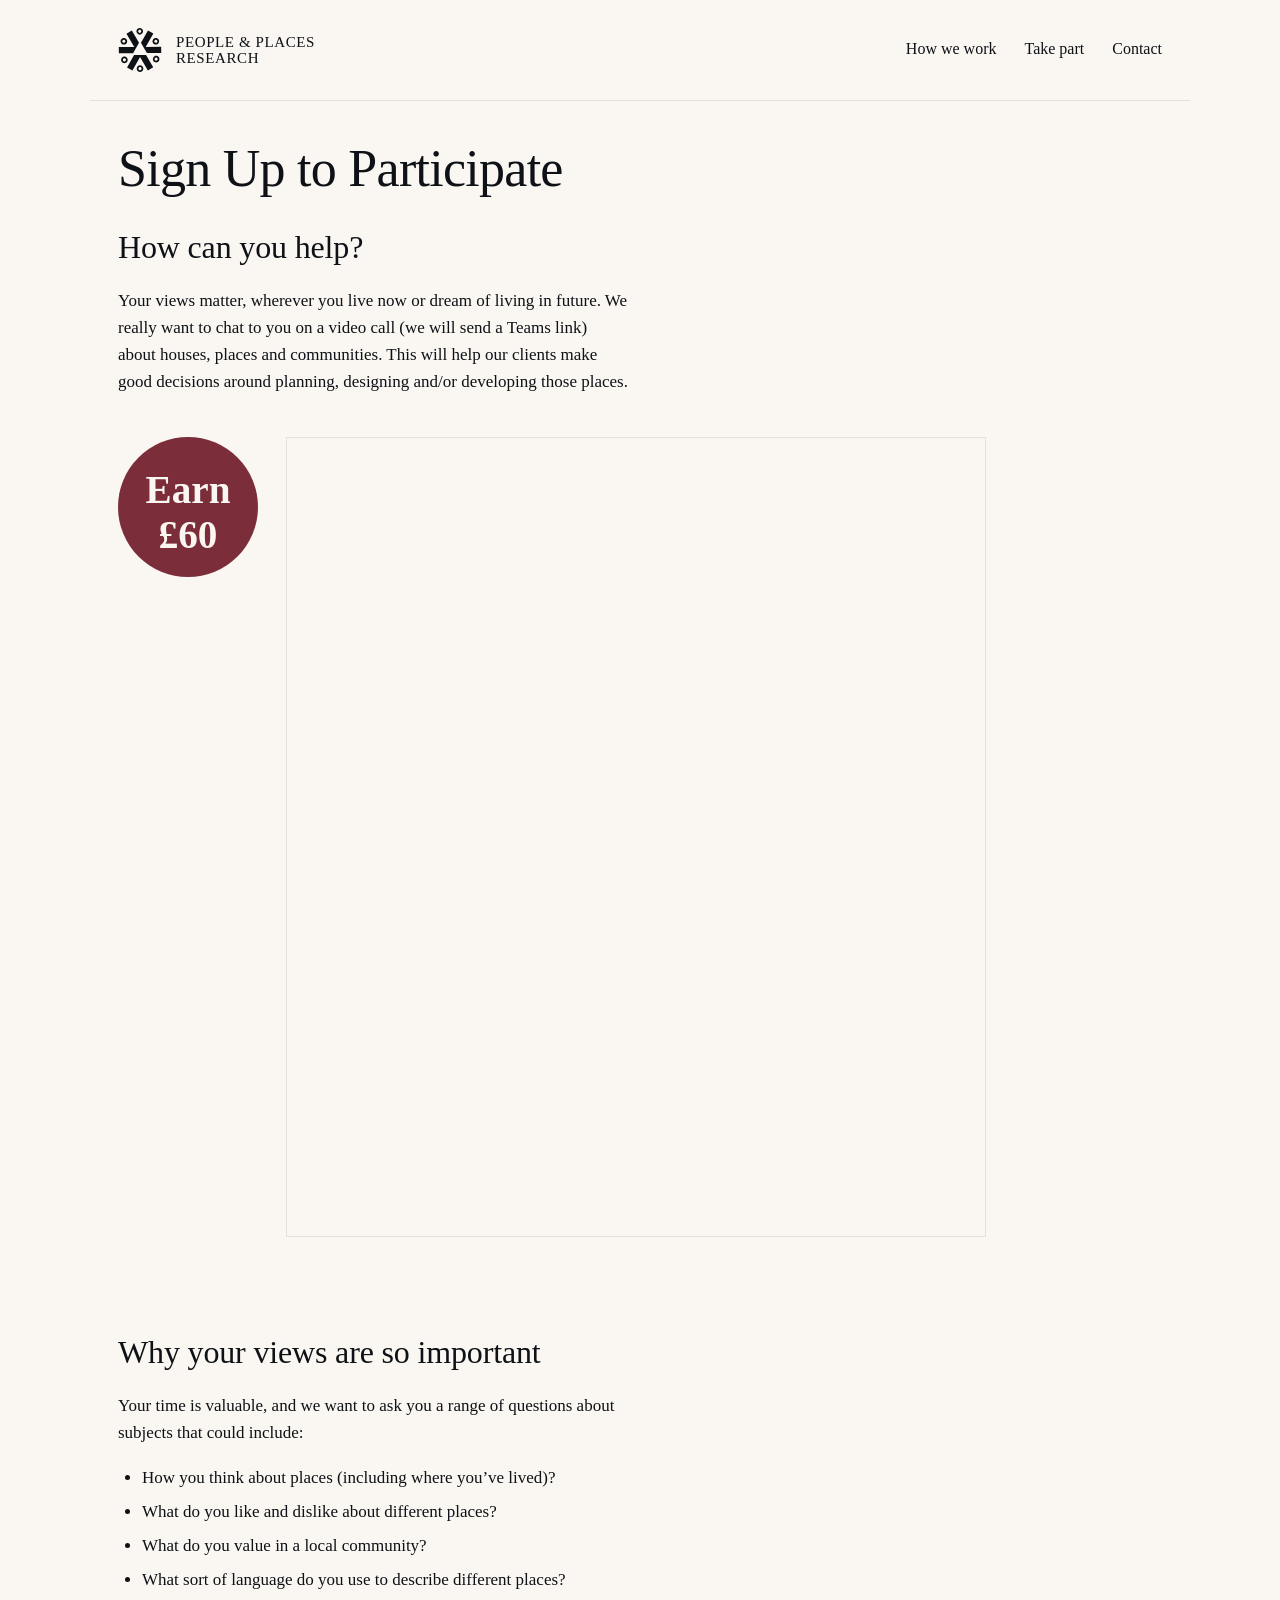
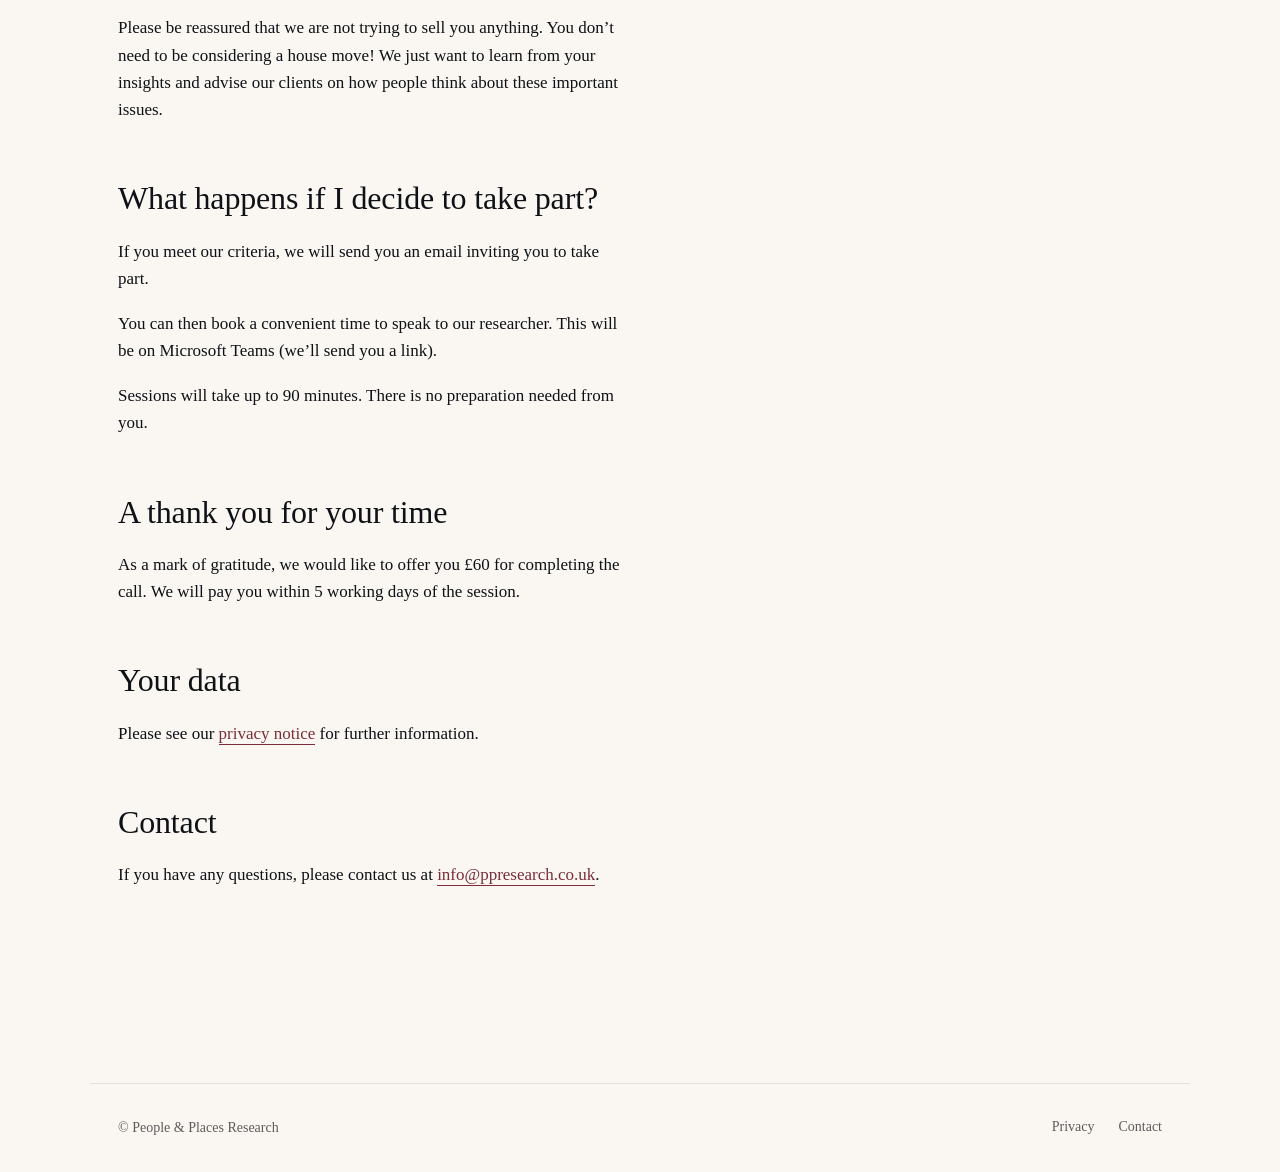
<file: sc/index.html>
<!doctype html>
<html lang="en-GB">
<head>
<meta charset="utf-8" />
<title>Sign Up to Participate — People &amp; Places Research</title>
<meta name="description" content="Share your views about houses, places and communities. Sign up to take part in our research." />
<meta name="robots" content="noindex, nofollow" />
<meta name="viewport" content="width=device-width,initial-scale=1" />
<link rel="stylesheet" href="/styles.css" />
<style>
  .form-with-badge {
    display: flex;
    align-items: flex-start;
    gap: 28px;
    margin-top: 8px;
  }
  .form-with-badge .earn-badge {
    width: 140px;
    height: 140px;
    flex-shrink: 0;
    margin-top: 24px;
  }
  .form-with-badge .ms-forms-embed {
    flex: 1 1 auto;
    margin: 24px 0;
    min-width: 0;
  }
  @media (max-width: 720px) {
    .form-with-badge {
      flex-direction: column;
      align-items: center;
      gap: 8px;
    }
    .form-with-badge .earn-badge {
      width: 120px;
      height: 120px;
      margin-top: 8px;
    }
  }
</style>
</head>
<body>

<header class="site reveal" style="--delay: 0ms">
  <a class="brand" href="/" aria-label="People &amp; Places Research">
    <svg class="brand-emblem" viewBox="0 0 215.65 224.02" aria-hidden="true">
      <polygon class="ch" points="215.87 127.23 154.93 127.65 143.41 127.72 131.07 106.67 125.01 96.34 112.66 75.28 118.63 64.77 148.46 12.29 175.85 27.86 136.98 96.26 136.81 96.26 136.89 96.41 136.98 96.26 215.65 95.72 215.87 127.23" />
      <polygon class="ch" points="175.09 200.17 147.92 216.11 108.12 148.25 108.21 148.08 108.01 148.08 108.12 148.25 69.24 216.65 41.84 201.08 71.97 148.08 77.65 138.09 102.05 137.92 114.03 137.84 138.44 137.67 144.54 148.08 175.09 200.17" />
      <polygon class="ch" points="102.71 75.28 90.65 96.51 84.73 106.91 72.67 128.14 60.58 128.22 .21 128.63 0 97.12 78.67 96.58 78.76 96.73 78.84 96.58 78.67 96.58 38.87 28.72 66.06 12.78 96.88 65.34 102.71 75.28" />
      <path class="hd" d="M106.53,0c-9.34,0-16.9,7.57-16.9,16.91,0,9.34,7.57,16.9,16.91,16.9,9.34,0,16.9-7.57,16.9-16.91C123.44,7.56,115.86,0,106.53,0ZM106.54,24.86h0c-4.38,0-7.95-3.57-7.95-7.95,0-2.12.83-4.12,2.33-5.62,1.5-1.5,3.5-2.33,5.62-2.33,4.39,0,7.95,3.57,7.96,7.95,0,4.38-3.56,7.95-7.95,7.96Z" />
      <path class="hd" d="M203.01,59.14c-4.67-8.08-15.01-10.85-23.09-6.18-8.08,4.67-10.85,15.01-6.18,23.09,4.67,8.08,15.01,10.85,23.09,6.18,8.08-4.67,10.85-15.01,6.18-23.09ZM196.05,69.66c-.55,2.05-1.86,3.77-3.7,4.83-1.23.71-2.56,1.07-3.96,1.07-2.84,0-5.48-1.52-6.9-3.98-2.19-3.8-.89-8.67,2.91-10.87,1.23-.71,2.56-1.07,3.96-1.07,2.84,0,5.48,1.52,6.9,3.98,1.06,1.84,1.35,3.98.8,6.03Z" />
      <path class="hd" d="M198.56,143.59c-8.09-4.67-18.42-1.89-23.09,6.2-4.67,8.09-1.89,18.42,6.2,23.09,8.09,4.67,18.42,1.89,23.09-6.2,4.67-8.09,1.89-18.42-6.2-23.09ZM197.01,162.21c-1.42,2.46-4.06,3.98-6.9,3.98-1.4,0-2.73-.36-3.96-1.07-3.8-2.19-5.11-7.06-2.91-10.86,1.42-2.46,4.06-3.98,6.9-3.98,1.4,0,2.73.36,3.96,1.07,3.8,2.19,5.11,7.06,2.92,10.86Z" />
      <path class="hd" d="M107.95,190.21c-9.34,0-16.9,7.57-16.9,16.91,0,9.34,7.57,16.9,16.91,16.9,9.34,0,16.9-7.57,16.9-16.91,0-9.34-7.57-16.9-16.91-16.9ZM113.58,212.74c-1.5,1.5-3.5,2.33-5.62,2.33h0c-4.38,0-7.95-3.57-7.95-7.95,0-2.12.83-4.12,2.33-5.62s3.5-2.33,5.62-2.33c4.39,0,7.95,3.57,7.96,7.95,0,2.12-.83,4.12-2.33,5.62Z" />
      <path class="hd" d="M43.07,153.7c-4.67-8.08-15.01-10.85-23.09-6.18-8.08,4.67-10.85,15.01-6.18,23.09,4.67,8.08,15.01,10.85,23.09,6.18,8.08-4.67,10.85-15.01,6.18-23.09ZM32.42,169.04c-1.23.71-2.56,1.07-3.96,1.07-2.84,0-5.48-1.52-6.9-3.98-1.06-1.84-1.35-3.98-.8-6.03.55-2.05,1.86-3.77,3.7-4.83,1.23-.71,2.56-1.07,3.96-1.07,2.84,0,5.48,1.52,6.9,3.98,2.19,3.8.89,8.67-2.91,10.87Z" />
      <path class="hd" d="M34.2,52.96c-8.09-4.67-18.42-1.89-23.09,6.2-4.67,8.09-1.89,18.42,6.2,23.09,8.09,4.67,18.42,1.89,23.09-6.2,4.67-8.09,1.89-18.42-6.2-23.09ZM32.64,71.58c-1.42,2.46-4.06,3.98-6.9,3.98-1.4,0-2.73-.36-3.96-1.07-1.84-1.06-3.16-2.78-3.71-4.83-.55-2.05-.27-4.2.79-6.04,1.42-2.46,4.06-3.98,6.9-3.98,1.4,0,2.73.36,3.96,1.07,3.8,2.19,5.11,7.06,2.91,10.86Z" />
    </svg>
    <span class="brand-text">
      <span>People &amp; Places</span>
      <span>Research</span>
    </span>
  </a>
  <nav aria-label="Primary">
    <a href="/how-we-work/">How we work</a>
    <a href="/take-part/">Take part</a>
    <a href="/contact/">Contact</a>
  </nav>
</header>

<main class="page">

  <h1 class="reveal" style="--delay: 0ms">Sign Up to Participate</h1>

  <section class="reveal" style="--delay: 120ms; max-width: 880px; margin: 0;">
    <h2 style="margin-top: 32px;">How can you help?</h2>
    <p style="max-width: var(--max-content);">Your views matter, wherever you live now or dream of living in future. We really want to chat to you on a video call (we will send a Teams link) about houses, places and communities. This will help our clients make good decisions around planning, designing and/or developing those places.</p>

    <div class="form-with-badge">
      <img class="earn-badge" src="earn-60.svg" alt="Earn &pound;60" />
      <div class="ms-forms-embed">
        <iframe
          title="Sign up to take part"
          src="https://forms.cloud.microsoft/Pages/ResponsePage.aspx?id=FRsemkCKoEmjempbe6K-7J1wdOO4k4ZHj3tFTMaUuX5UMDRVQUNHOVpTMU9TRENNRU1MQ0ROTVBNNC4u&embed=true"
          loading="lazy"
          allowfullscreen
          webkitallowfullscreen
          mozallowfullscreen></iframe>
      </div>
    </div>
  </section>

  <section class="reveal" style="--delay: 200ms; max-width: var(--max-content); margin: 64px 0 0;">
    <h2>Why your views are so important</h2>
    <p>Your time is valuable, and we want to ask you a range of questions about subjects that could include:</p>
    <ul>
      <li>How you think about places (including where you&rsquo;ve lived)?</li>
      <li>What do you like and dislike about different places?</li>
      <li>What do you value in a local community?</li>
      <li>What sort of language do you use to describe different places?</li>
    </ul>
    <p>Please be reassured that we are not trying to sell you anything. You don&rsquo;t need to be considering a house move! We just want to learn from your insights and advise our clients on how people think about these important issues.</p>
  </section>

  <section class="reveal" style="--delay: 240ms; max-width: var(--max-content); margin: 48px 0 0;">
    <h2>What happens if I decide to take part?</h2>
    <p>If you meet our criteria, we will send you an email inviting you to take part.</p>
    <p>You can then book a convenient time to speak to our researcher. This will be on Microsoft Teams (we&rsquo;ll send you a link).</p>
    <p>Sessions will take up to 90 minutes. There is no preparation needed from you.</p>
  </section>

  <section class="reveal" style="--delay: 280ms; max-width: var(--max-content); margin: 48px 0 0;">
    <h2>A thank you for your time</h2>
    <p>As a mark of gratitude, we would like to offer you &pound;60 for completing the call. We will pay you within 5 working days of the session.</p>
  </section>

  <section class="reveal" style="--delay: 320ms; max-width: var(--max-content); margin: 48px 0 0;">
    <h2>Your data</h2>
    <p>Please see our <a href="/privacy/">privacy notice</a> for further information.</p>
  </section>

  <section class="reveal" style="--delay: 360ms; max-width: var(--max-content); margin: 48px 0 0;">
    <h2>Contact</h2>
    <p>If you have any questions, please contact us at <a href="mailto:info@ppresearch.co.uk">info@ppresearch.co.uk</a>.</p>
  </section>

</main>

<footer class="site reveal" style="--delay: 200ms">
  <span class="copy">&copy; People &amp; Places Research</span>
  <nav aria-label="Footer">
    <a href="/privacy/">Privacy</a>
    <a href="/contact/">Contact</a>
  </nav>
</footer>

</body>
</html>
</file>
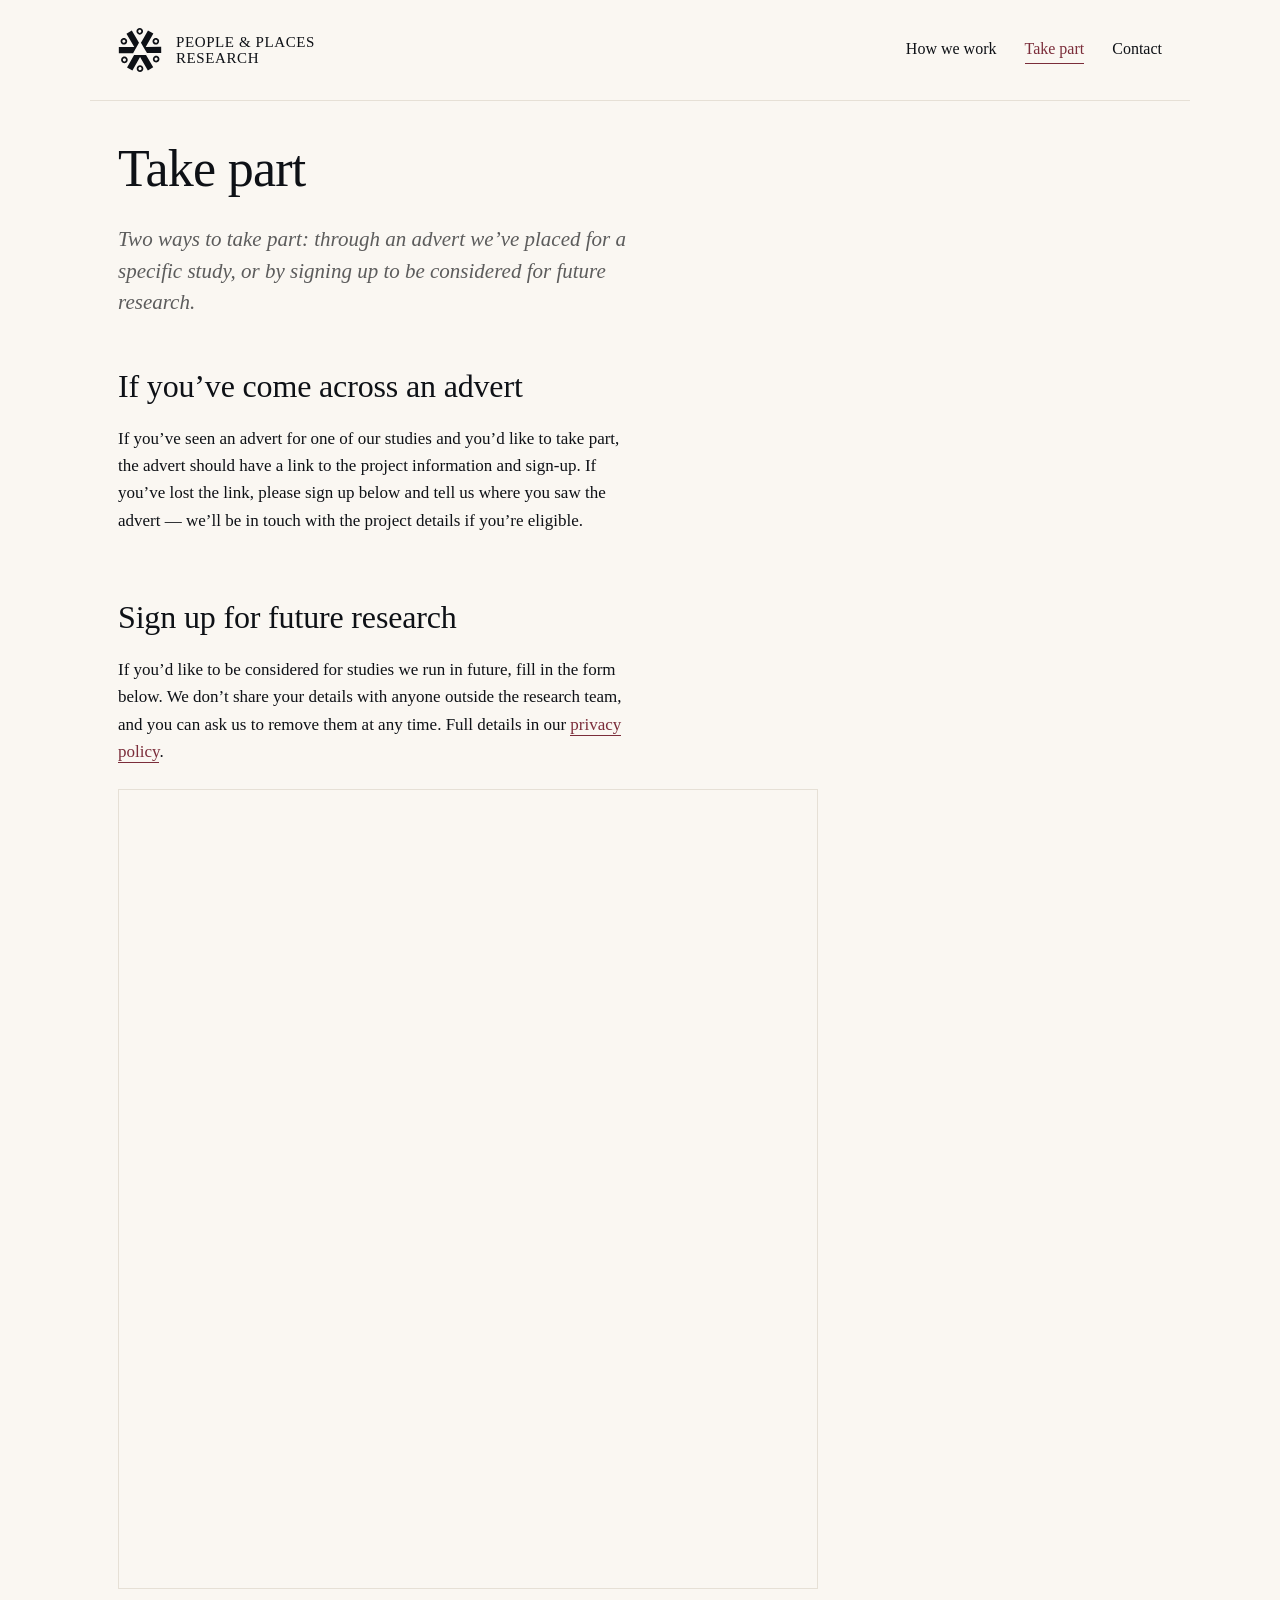
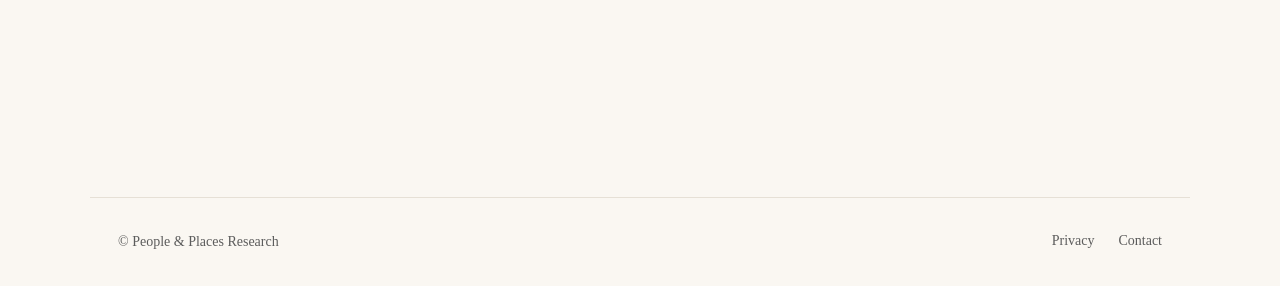
<file: take-part/index.html>
<!doctype html>
<html lang="en-GB">
<head>
<meta charset="utf-8" />
<title>Take part — People &amp; Places Research</title>
<meta name="description" content="If you&rsquo;ve come across an advert for one of our studies, or you&rsquo;d like to sign up to be considered for future research." />
<meta name="viewport" content="width=device-width,initial-scale=1" />
<link rel="stylesheet" href="/styles.css" />
</head>
<body>

<header class="site reveal" style="--delay: 0ms">
  <a class="brand" href="/" aria-label="People &amp; Places Research">
    <svg class="brand-emblem" viewBox="0 0 215.65 224.02" aria-hidden="true">
      <polygon class="ch" points="215.87 127.23 154.93 127.65 143.41 127.72 131.07 106.67 125.01 96.34 112.66 75.28 118.63 64.77 148.46 12.29 175.85 27.86 136.98 96.26 136.81 96.26 136.89 96.41 136.98 96.26 215.65 95.72 215.87 127.23" />
      <polygon class="ch" points="175.09 200.17 147.92 216.11 108.12 148.25 108.21 148.08 108.01 148.08 108.12 148.25 69.24 216.65 41.84 201.08 71.97 148.08 77.65 138.09 102.05 137.92 114.03 137.84 138.44 137.67 144.54 148.08 175.09 200.17" />
      <polygon class="ch" points="102.71 75.28 90.65 96.51 84.73 106.91 72.67 128.14 60.58 128.22 .21 128.63 0 97.12 78.67 96.58 78.76 96.73 78.84 96.58 78.67 96.58 38.87 28.72 66.06 12.78 96.88 65.34 102.71 75.28" />
      <path class="hd" d="M106.53,0c-9.34,0-16.9,7.57-16.9,16.91,0,9.34,7.57,16.9,16.91,16.9,9.34,0,16.9-7.57,16.9-16.91C123.44,7.56,115.86,0,106.53,0ZM106.54,24.86h0c-4.38,0-7.95-3.57-7.95-7.95,0-2.12.83-4.12,2.33-5.62,1.5-1.5,3.5-2.33,5.62-2.33,4.39,0,7.95,3.57,7.96,7.95,0,4.38-3.56,7.95-7.95,7.96Z" />
      <path class="hd" d="M203.01,59.14c-4.67-8.08-15.01-10.85-23.09-6.18-8.08,4.67-10.85,15.01-6.18,23.09,4.67,8.08,15.01,10.85,23.09,6.18,8.08-4.67,10.85-15.01,6.18-23.09ZM196.05,69.66c-.55,2.05-1.86,3.77-3.7,4.83-1.23.71-2.56,1.07-3.96,1.07-2.84,0-5.48-1.52-6.9-3.98-2.19-3.8-.89-8.67,2.91-10.87,1.23-.71,2.56-1.07,3.96-1.07,2.84,0,5.48,1.52,6.9,3.98,1.06,1.84,1.35,3.98.8,6.03Z" />
      <path class="hd" d="M198.56,143.59c-8.09-4.67-18.42-1.89-23.09,6.2-4.67,8.09-1.89,18.42,6.2,23.09,8.09,4.67,18.42,1.89,23.09-6.2,4.67-8.09,1.89-18.42-6.2-23.09ZM197.01,162.21c-1.42,2.46-4.06,3.98-6.9,3.98-1.4,0-2.73-.36-3.96-1.07-3.8-2.19-5.11-7.06-2.91-10.86,1.42-2.46,4.06-3.98,6.9-3.98,1.4,0,2.73.36,3.96,1.07,3.8,2.19,5.11,7.06,2.92,10.86Z" />
      <path class="hd" d="M107.95,190.21c-9.34,0-16.9,7.57-16.9,16.91,0,9.34,7.57,16.9,16.91,16.9,9.34,0,16.9-7.57,16.9-16.91,0-9.34-7.57-16.9-16.91-16.9ZM113.58,212.74c-1.5,1.5-3.5,2.33-5.62,2.33h0c-4.38,0-7.95-3.57-7.95-7.95,0-2.12.83-4.12,2.33-5.62s3.5-2.33,5.62-2.33c4.39,0,7.95,3.57,7.96,7.95,0,2.12-.83,4.12-2.33,5.62Z" />
      <path class="hd" d="M43.07,153.7c-4.67-8.08-15.01-10.85-23.09-6.18-8.08,4.67-10.85,15.01-6.18,23.09,4.67,8.08,15.01,10.85,23.09,6.18,8.08-4.67,10.85-15.01,6.18-23.09ZM32.42,169.04c-1.23.71-2.56,1.07-3.96,1.07-2.84,0-5.48-1.52-6.9-3.98-1.06-1.84-1.35-3.98-.8-6.03.55-2.05,1.86-3.77,3.7-4.83,1.23-.71,2.56-1.07,3.96-1.07,2.84,0,5.48,1.52,6.9,3.98,2.19,3.8.89,8.67-2.91,10.87Z" />
      <path class="hd" d="M34.2,52.96c-8.09-4.67-18.42-1.89-23.09,6.2-4.67,8.09-1.89,18.42,6.2,23.09,8.09,4.67,18.42,1.89,23.09-6.2,4.67-8.09,1.89-18.42-6.2-23.09ZM32.64,71.58c-1.42,2.46-4.06,3.98-6.9,3.98-1.4,0-2.73-.36-3.96-1.07-1.84-1.06-3.16-2.78-3.71-4.83-.55-2.05-.27-4.2.79-6.04,1.42-2.46,4.06-3.98,6.9-3.98,1.4,0,2.73.36,3.96,1.07,3.8,2.19,5.11,7.06,2.91,10.86Z" />
    </svg>
    <span class="brand-text">
      <span>People &amp; Places</span>
      <span>Research</span>
    </span>
  </a>
  <nav aria-label="Primary">
    <a href="/how-we-work/">How we work</a>
    <a href="/take-part/" aria-current="page">Take part</a>
    <a href="/contact/">Contact</a>
  </nav>
</header>

<main class="page">

  <h1 class="reveal" style="--delay: 0ms">Take part</h1>
  <p class="lede reveal" style="--delay: 120ms">Two ways to take part: through an advert we&rsquo;ve placed for a specific study, or by signing up to be considered for future research.</p>

  <section class="reveal" style="--delay: 200ms; max-width: var(--max-content); margin: 0 0 64px;">
    <h2 style="margin-top: 32px;">If you&rsquo;ve come across an advert</h2>
    <p>If you&rsquo;ve seen an advert for one of our studies and you&rsquo;d like to take part, the advert should have a link to the project information and sign-up. If you&rsquo;ve lost the link, please sign up below and tell us where you saw the advert &mdash; we&rsquo;ll be in touch with the project details if you&rsquo;re eligible.</p>
  </section>

  <section class="reveal" style="--delay: 280ms; max-width: 700px; margin: 0;">
    <h2>Sign up for future research</h2>
    <p style="max-width: var(--max-content);">If you&rsquo;d like to be considered for studies we run in future, fill in the form below. We don&rsquo;t share your details with anyone outside the research team, and you can ask us to remove them at any time. Full details in our <a href="/privacy/">privacy policy</a>.</p>

    <div class="ms-forms-embed">
      <iframe
        title="Sign up for future research"
        src="https://forms.cloud.microsoft/Pages/ResponsePage.aspx?id=FRsemkCKoEmjempbe6K-7J1wdOO4k4ZHj3tFTMaUuX5UMDRVQUNHOVpTMU9TRENNRU1MQ0ROTVBNNC4u&embed=true"
        loading="lazy"
        allowfullscreen
        webkitallowfullscreen
        mozallowfullscreen></iframe>
    </div>
  </section>

</main>

<footer class="site reveal" style="--delay: 200ms">
  <span class="copy">&copy; People &amp; Places Research</span>
  <nav aria-label="Footer">
    <a href="/privacy/">Privacy</a>
    <a href="/contact/">Contact</a>
  </nav>
</footer>

</body>
</html>
</file>
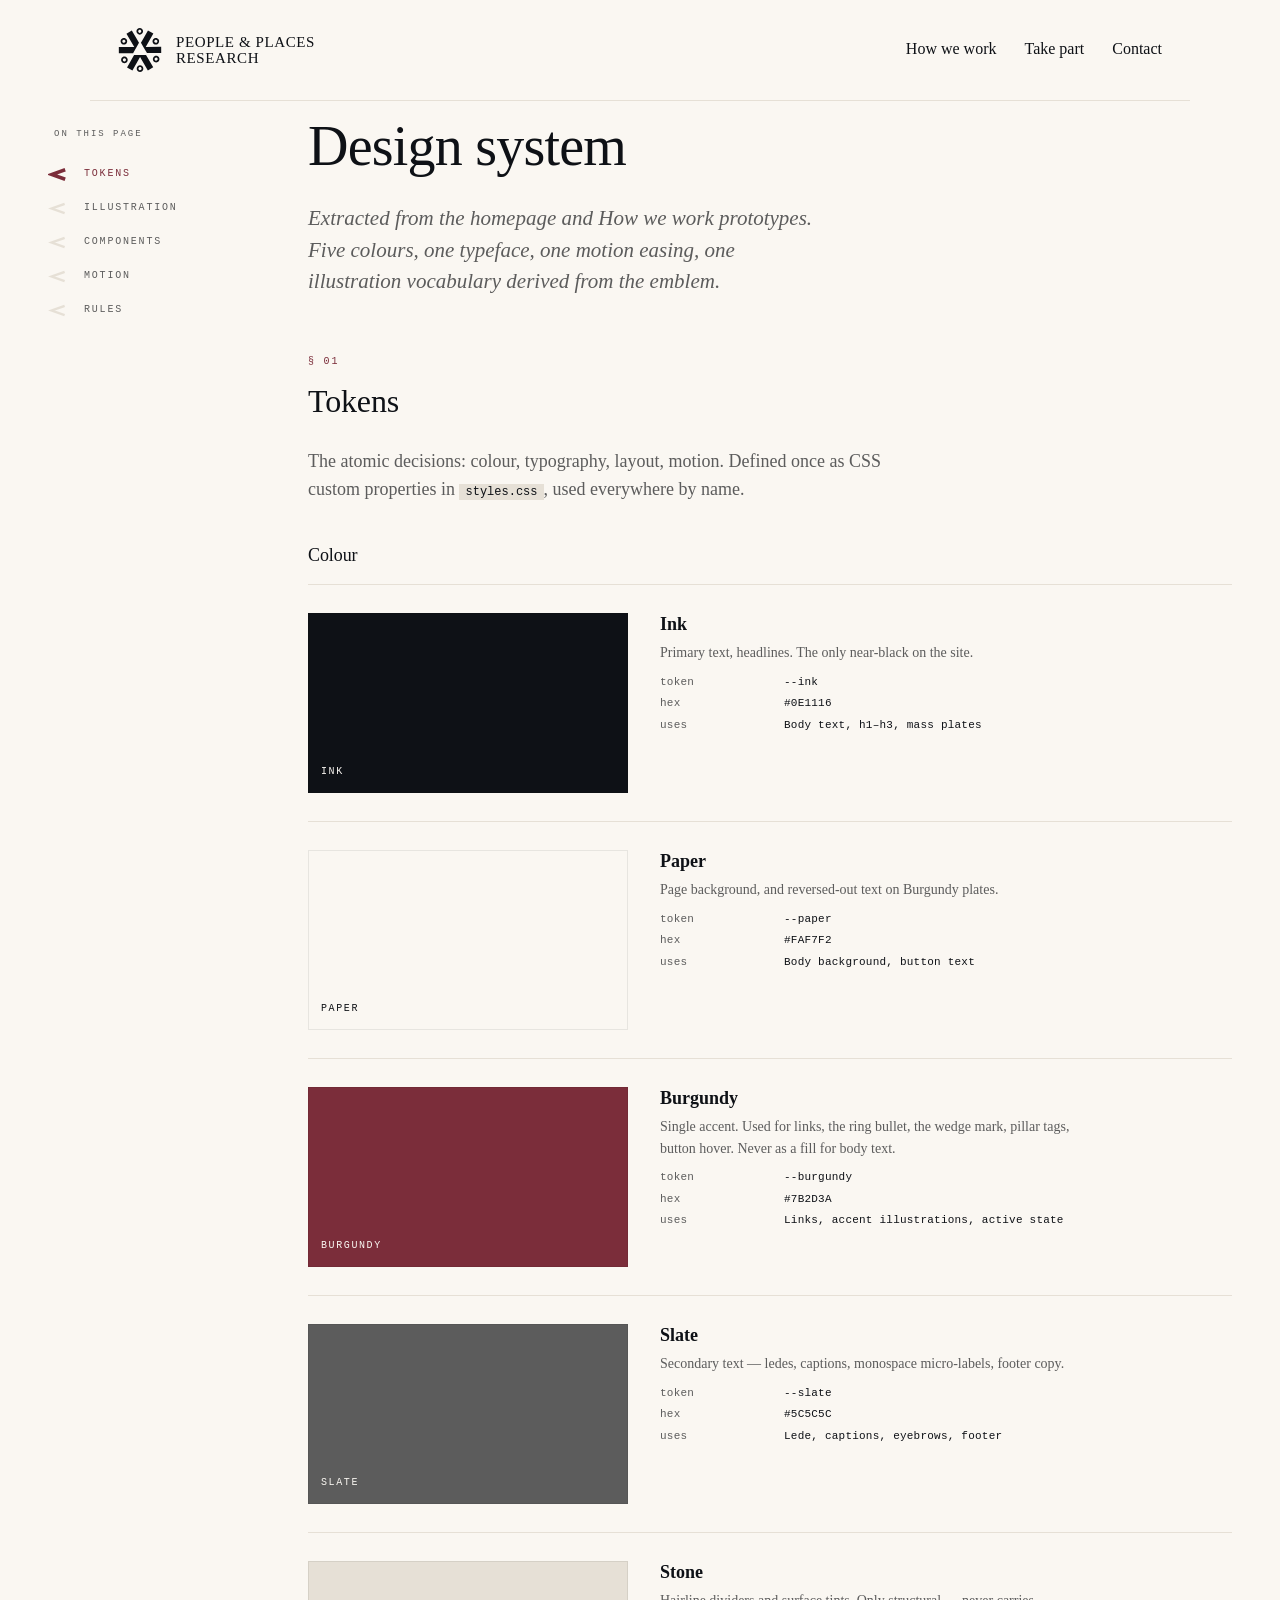
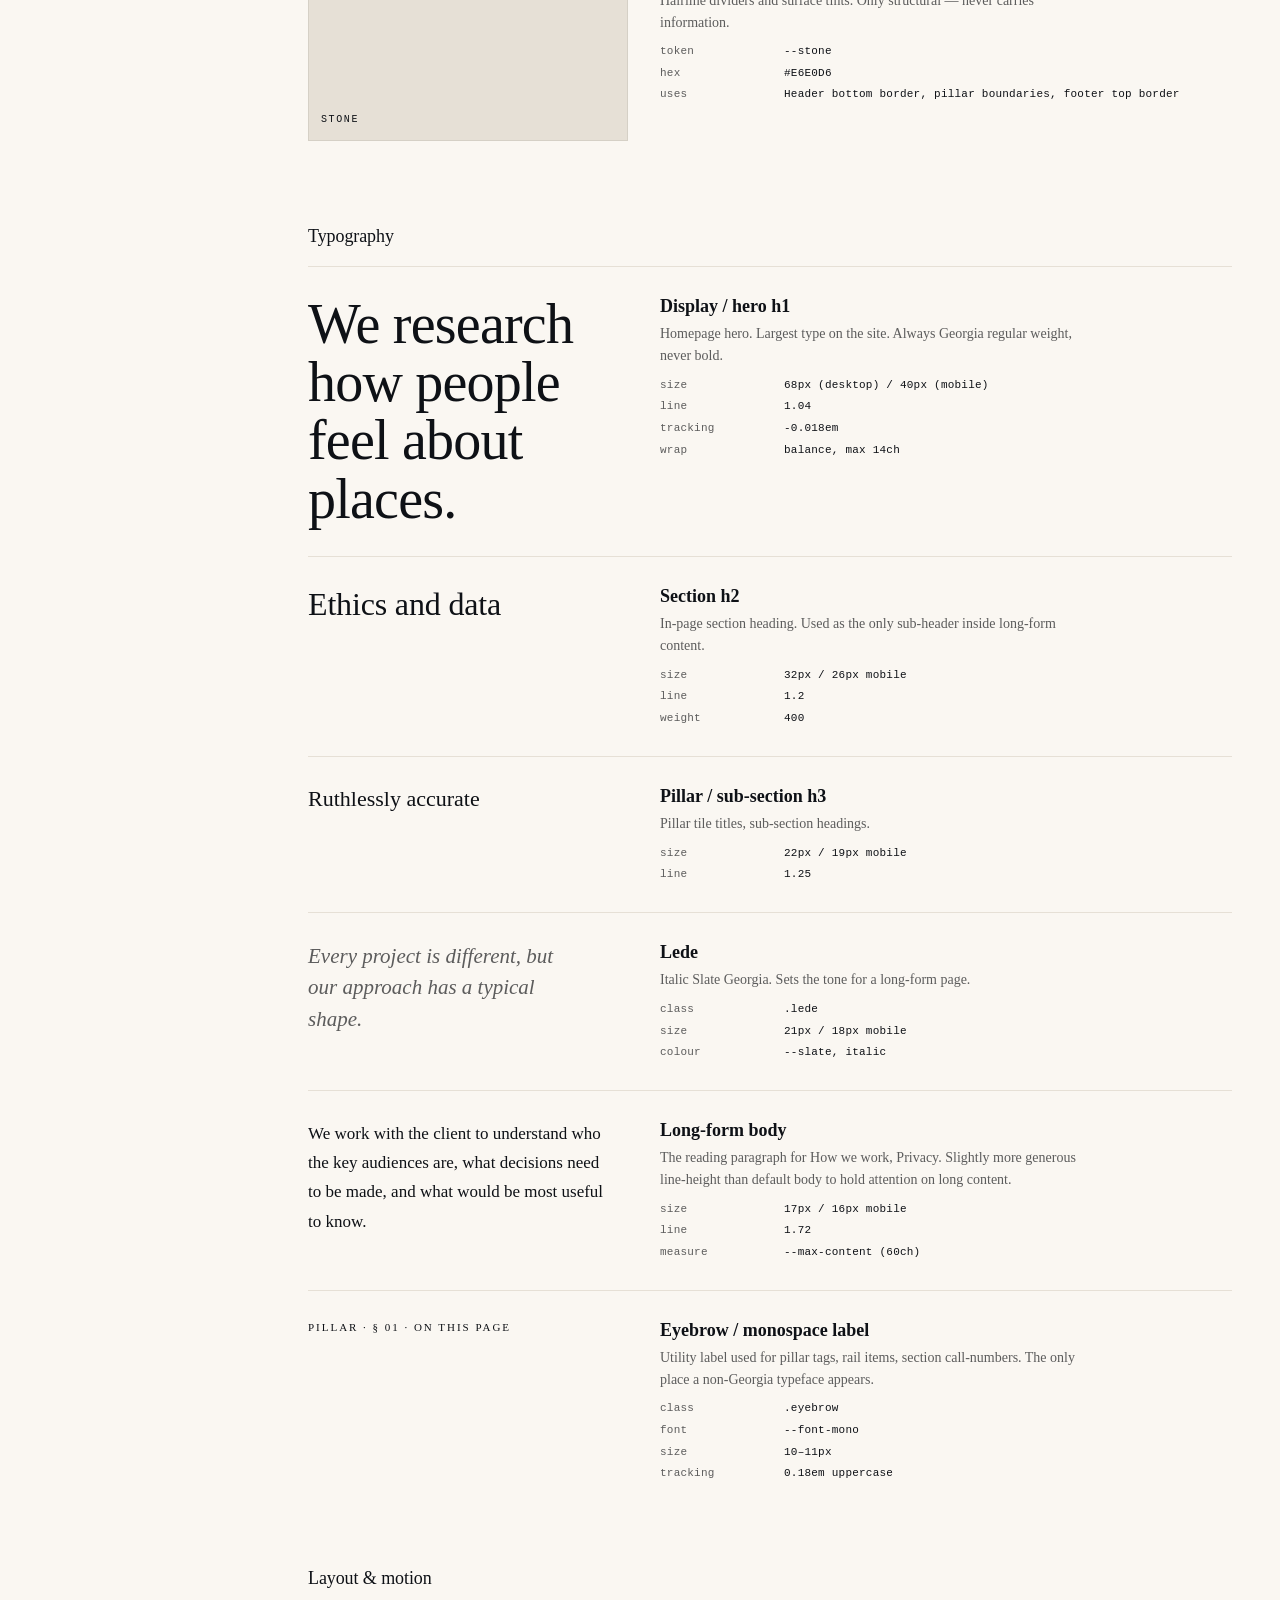
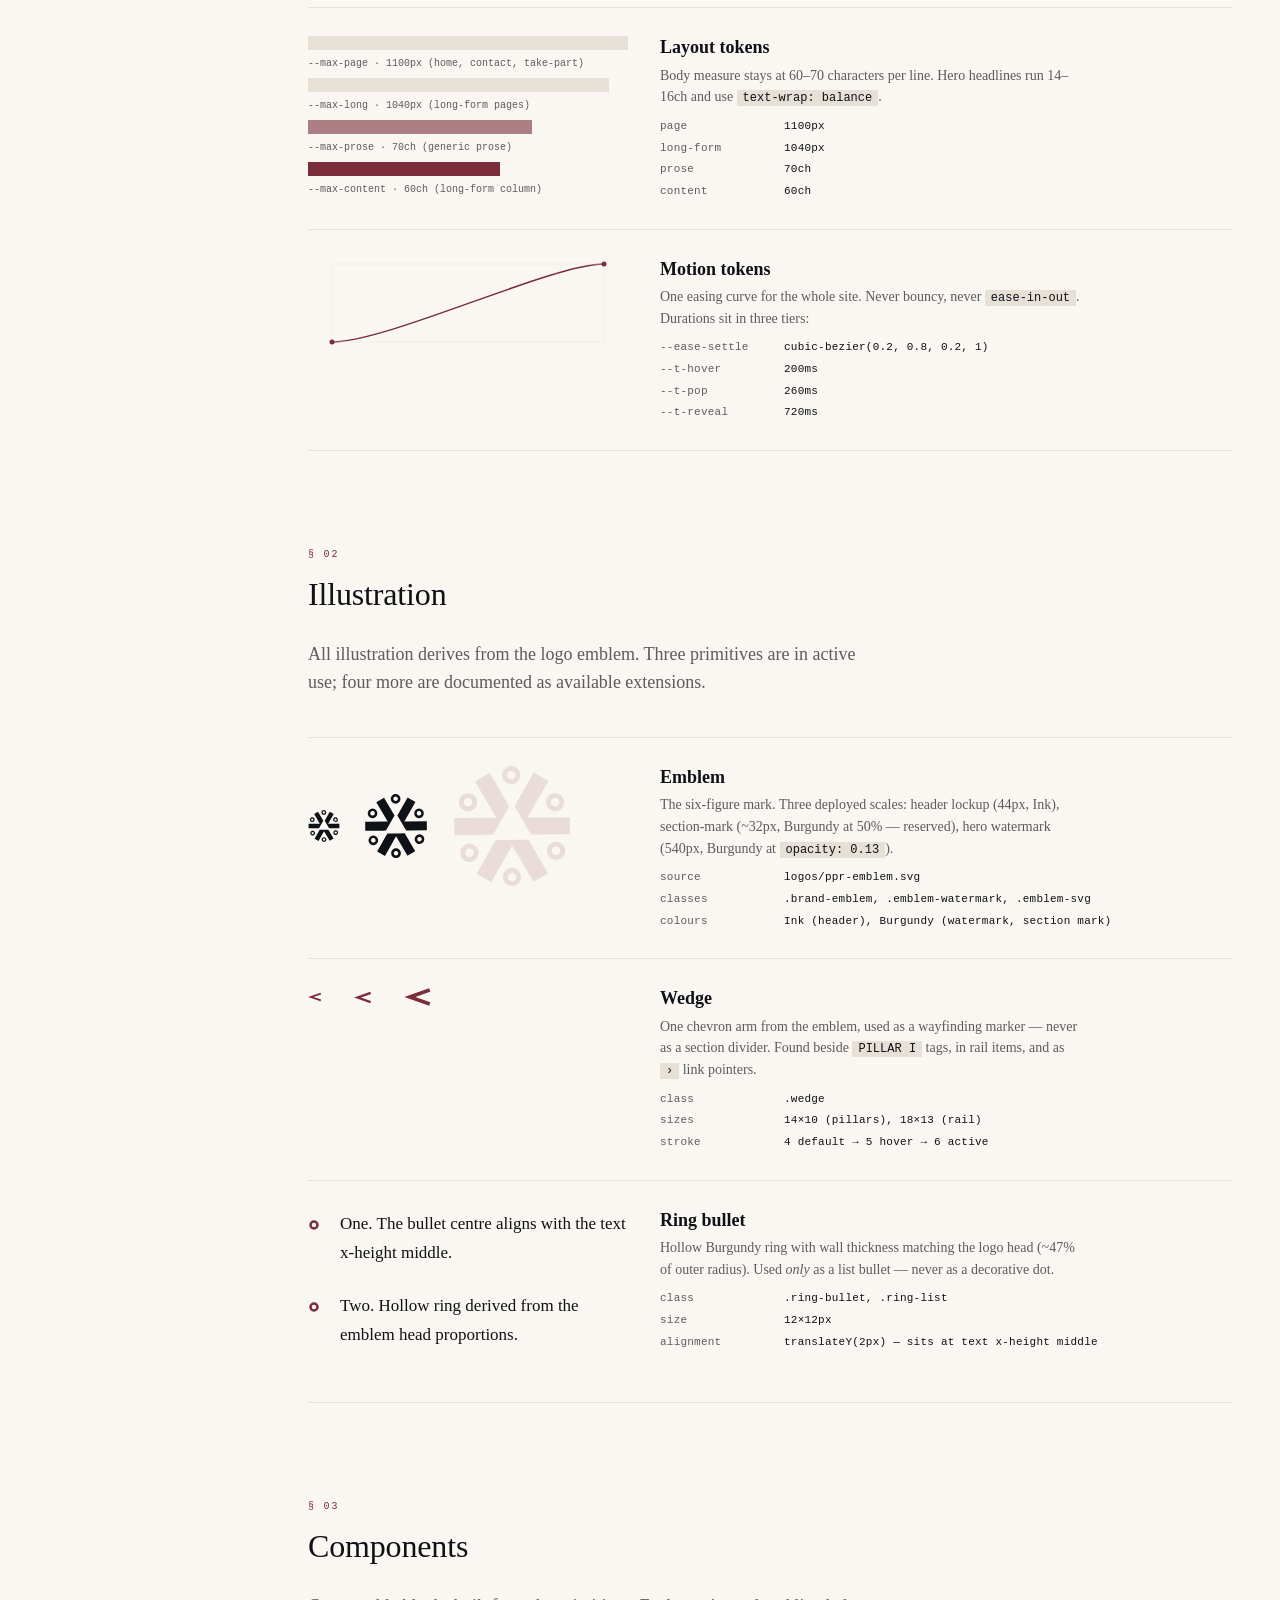
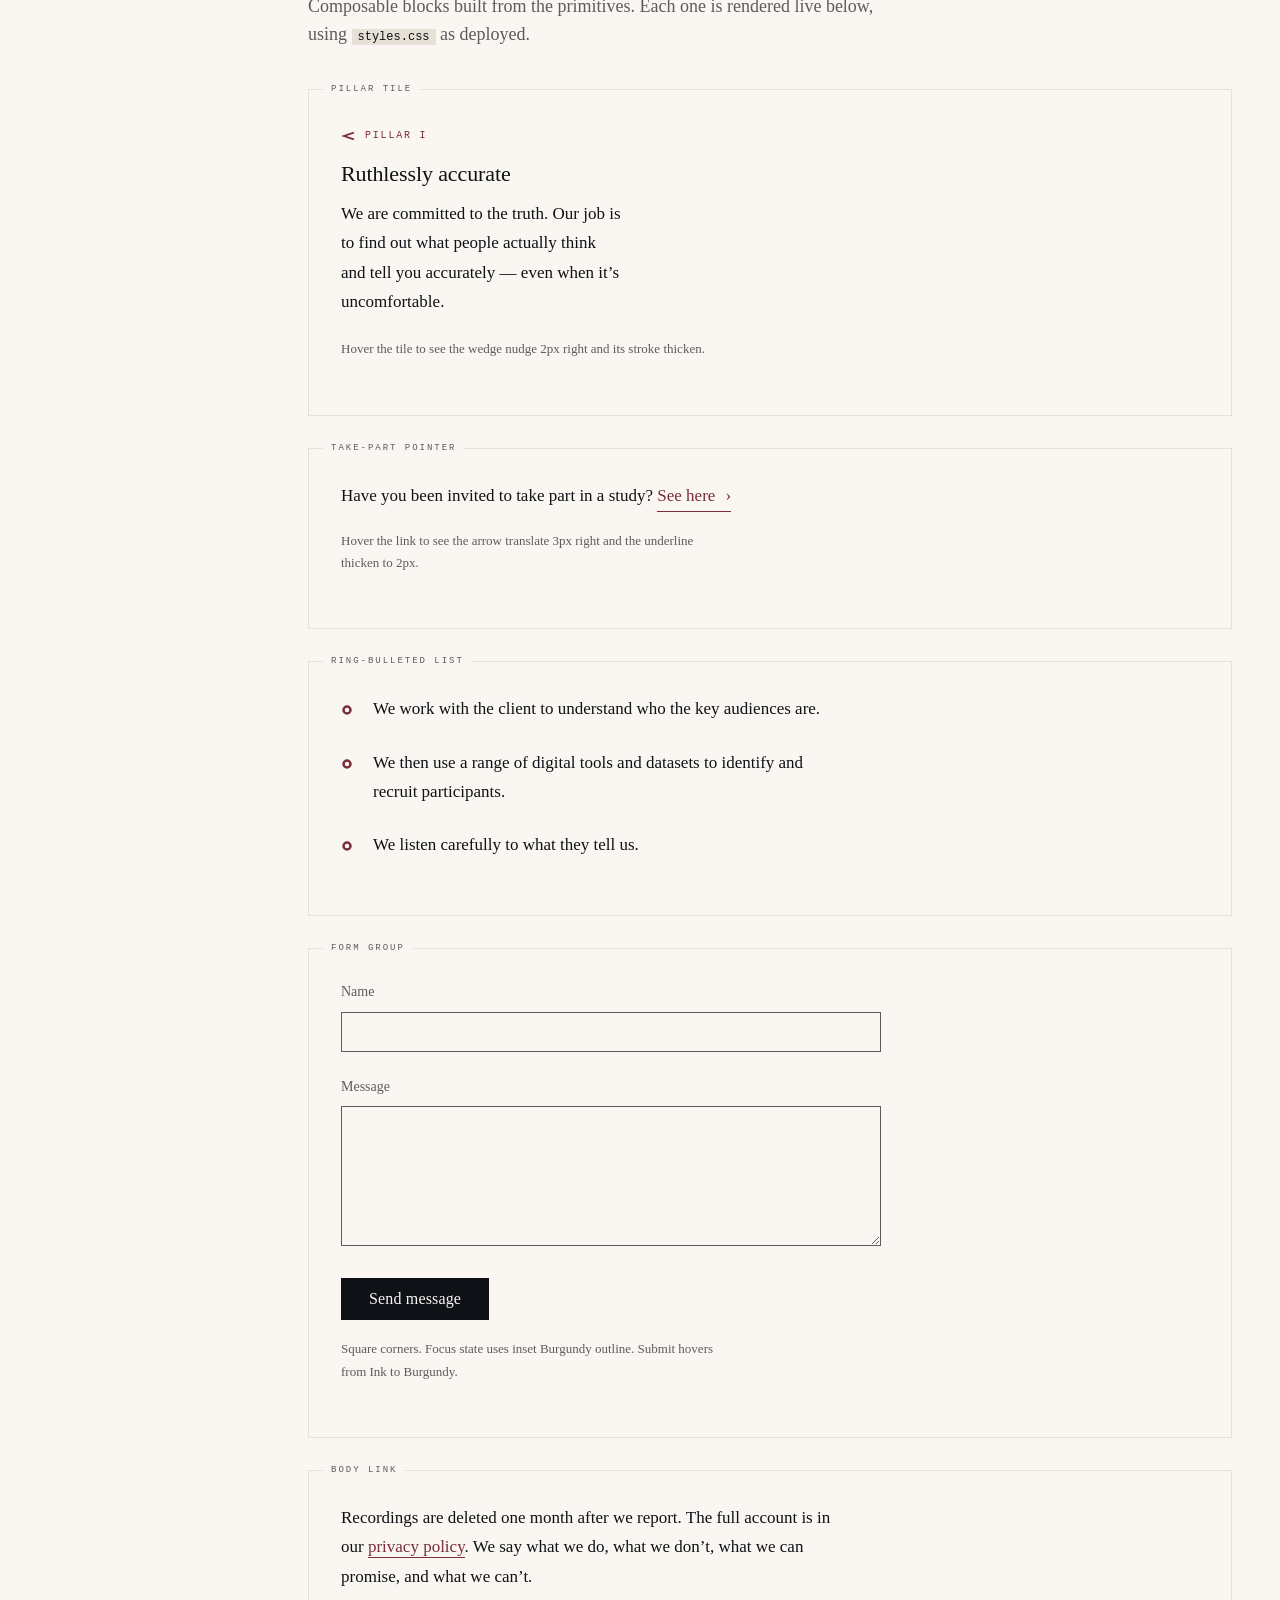
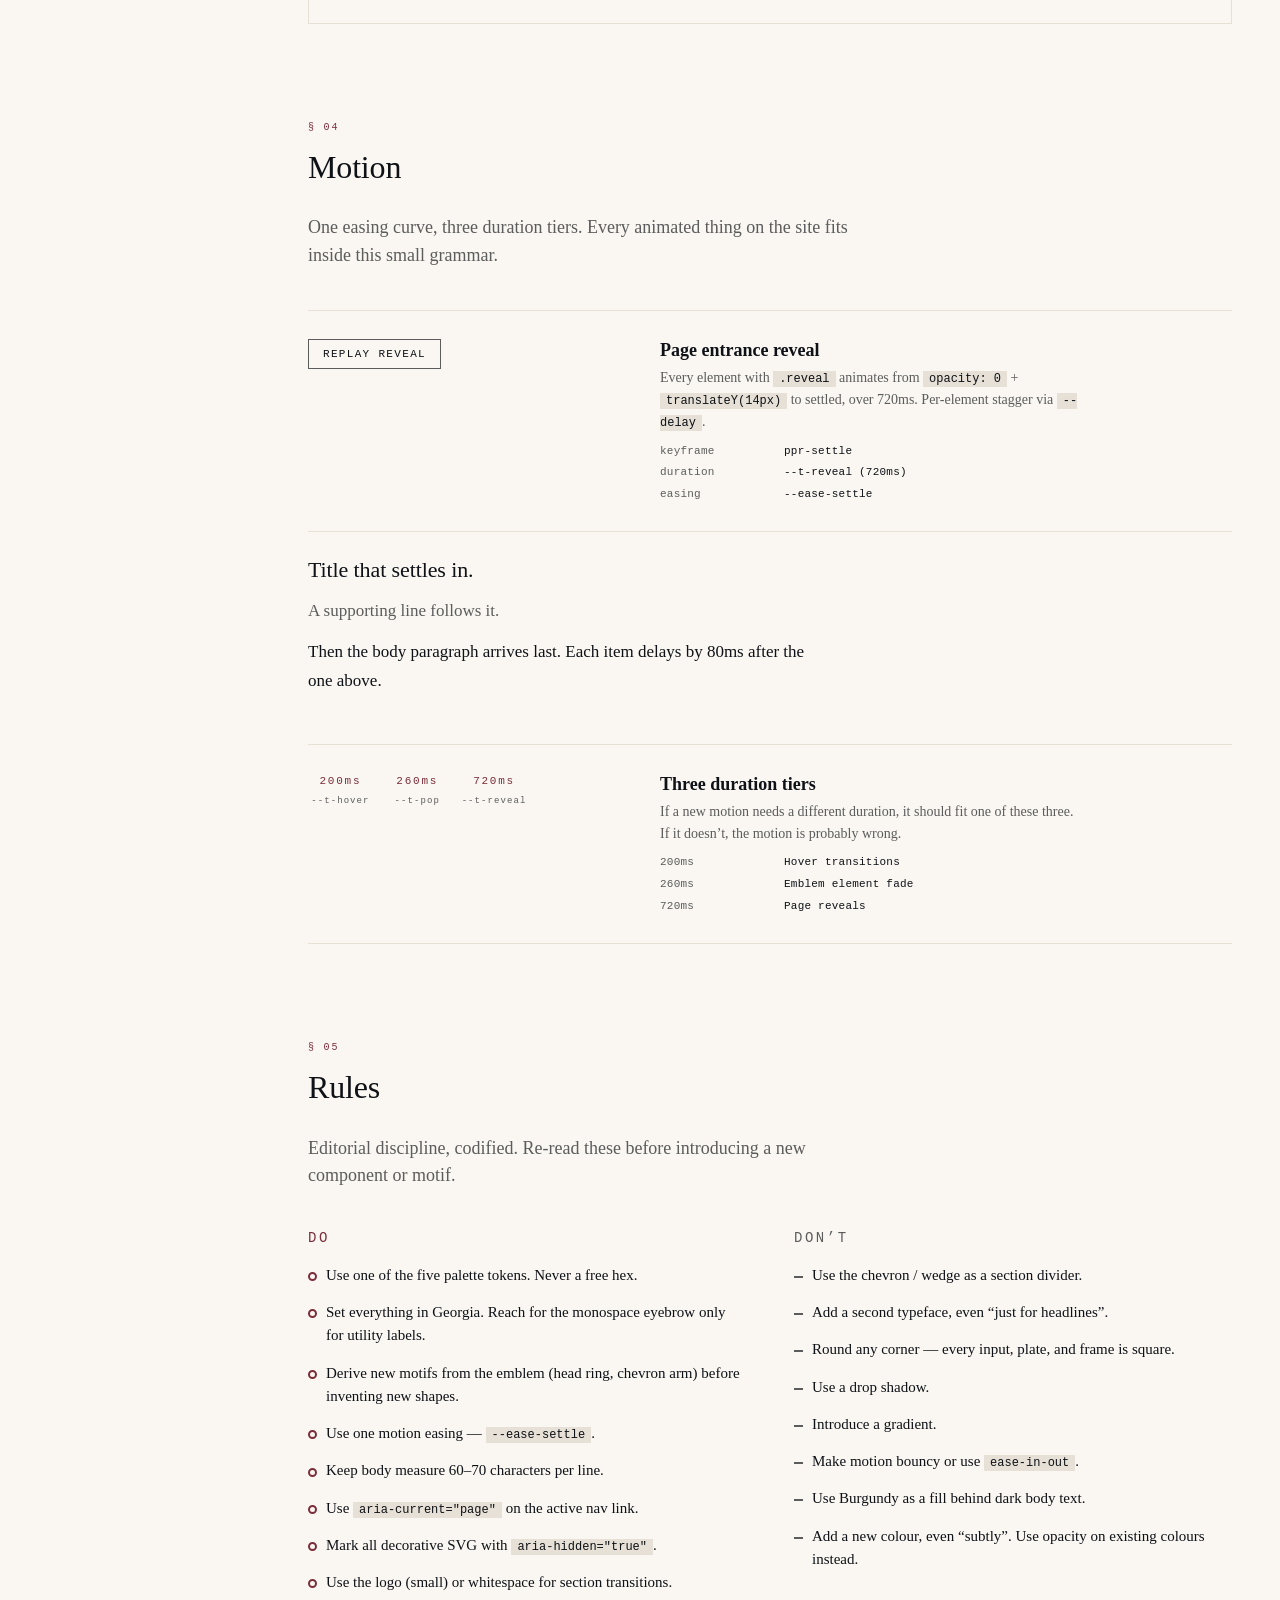
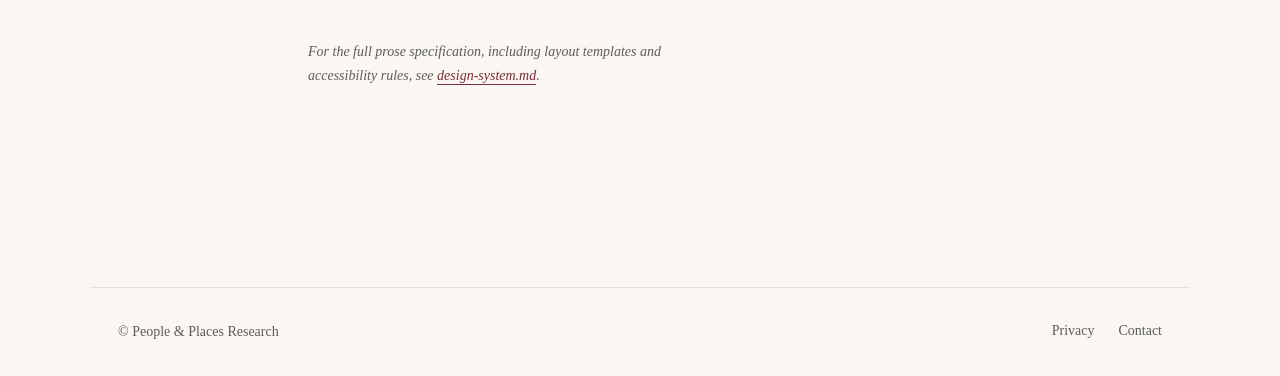
<file: design-system.html>
<!doctype html>
<html lang="en-GB">
<head>
<meta charset="utf-8" />
<title>Design system — People &amp; Places Research</title>
<meta name="description" content="Live visual catalogue of the PPR design system." />
<meta name="viewport" content="width=device-width,initial-scale=1" />
<link rel="stylesheet" href="styles.css" />
<style>
  /* ── Catalogue-only chrome ─────────────────────────────────────
     This page documents the system. Local styles here are for the
     SHOWCASE FURNITURE (swatch grids, spec tables, etc.) — NOT for
     anything that should be part of the system itself. */

  /* Catalogue uses the long-form layout but a wider content column */
  .long-form { max-width: 1240px; gap: 80px; }
  .long-content { max-width: none; }

  /* Section headings sit with an eyebrow above */
  .ds-section { margin-top: 96px; }
  .ds-section:first-of-type { margin-top: 0; }
  .ds-section > .eyebrow { margin: 0 0 12px; }
  .ds-section > h2 { margin-top: 0; }
  .ds-section > .intro { font-size: 18px; line-height: 1.55; color: var(--slate); max-width: 64ch; margin: 0 0 40px; }

  /* Spec block: a swatch / sample on the left, spec on the right */
  .spec {
    display: grid;
    grid-template-columns: minmax(220px, 320px) 1fr;
    gap: 32px;
    padding: 28px 0;
    border-top: 0.5px solid var(--stone);
    align-items: start;
  }
  .spec:last-of-type { border-bottom: 0.5px solid var(--stone); }
  .spec .preview { display: flex; align-items: flex-start; }
  .spec .desc h3 {
    font-size: 18px;
    font-weight: 700;
    margin: 0 0 6px;
    letter-spacing: 0;
  }
  .spec .desc p {
    font-size: 14px;
    line-height: 1.55;
    color: var(--slate);
    margin: 0 0 10px;
    max-width: 60ch;
  }
  .spec .desc dl {
    display: grid;
    grid-template-columns: 110px 1fr;
    gap: 4px 14px;
    margin: 0;
    font-family: var(--font-mono);
    font-size: 11px;
    color: var(--ink);
    letter-spacing: 0.02em;
  }
  .spec .desc dt { color: var(--slate); }
  .spec .desc dd { margin: 0; }

  /* Swatch */
  .swatch {
    width: 100%;
    aspect-ratio: 16/9;
    border: 0.5px solid rgba(14, 17, 22, 0.08);
    display: flex;
    align-items: flex-end;
    padding: 12px;
  }
  .swatch.ink   { background: var(--ink); color: var(--paper); }
  .swatch.paper { background: var(--paper); color: var(--ink); }
  .swatch.burgundy { background: var(--burgundy); color: var(--paper); }
  .swatch.slate { background: var(--slate); color: var(--paper); }
  .swatch.stone { background: var(--stone); color: var(--ink); }
  .swatch .label {
    font-family: var(--font-mono);
    font-size: 10px;
    letter-spacing: 0.16em;
    text-transform: uppercase;
  }

  /* Type scale samples — render at actual size */
  .type-sample {
    font-family: var(--font-serif);
    color: var(--ink);
  }

  /* Live component panel — shows the component, framed */
  .demo {
    border: 0.5px solid var(--stone);
    background: var(--paper);
    padding: 32px;
    position: relative;
    overflow: visible;
  }
  .demo + .demo { margin-top: 32px; }
  .demo .demo-label {
    position: absolute;
    top: -8px;
    left: 14px;
    background: var(--paper);
    padding: 0 8px;
    font-family: var(--font-mono);
    font-size: 9px;
    letter-spacing: 0.22em;
    text-transform: uppercase;
    color: var(--slate);
  }

  /* Code-ish caption */
  code, .mono-inline {
    font-family: var(--font-mono);
    font-size: 12px;
    background: var(--stone);
    padding: 1px 6px;
    border-radius: 0;
    color: var(--ink);
  }

  /* Motion demo */
  .ease-trace {
    width: 100%;
    height: 120px;
    overflow: visible;
  }

  /* Rules list — two columns */
  .rules {
    display: grid;
    grid-template-columns: 1fr 1fr;
    gap: 48px;
    margin: 0 0 32px;
  }
  .rules .col h3 {
    font-size: 14px;
    font-family: var(--font-mono);
    text-transform: uppercase;
    letter-spacing: 0.18em;
    margin: 0 0 16px;
    font-weight: 400;
  }
  .rules .col.do h3   { color: var(--burgundy); }
  .rules .col.dont h3 { color: var(--slate); }
  .rules .col ul {
    list-style: none;
    padding: 0;
    margin: 0;
  }
  .rules .col li {
    font-size: 15px;
    line-height: 1.55;
    color: var(--ink);
    margin: 0 0 14px;
    padding-left: 18px;
    position: relative;
  }
  .rules .col.do li::before,
  .rules .col.dont li::before {
    content: "";
    position: absolute;
    left: 0; top: 0.55em;
    width: 9px;
    height: 9px;
    border-radius: 50%;
    border: 2px solid var(--burgundy);
  }
  .rules .col.dont li::before {
    border: none;
    background: var(--slate);
    width: 9px;
    height: 2px;
    border-radius: 0;
    top: 0.8em;
  }

  /* Responsive tweaks */
  @media (max-width: 900px) {
    .spec {
      grid-template-columns: 1fr;
      gap: 18px;
    }
    .rules { grid-template-columns: 1fr; gap: 28px; }
  }
</style>
</head>
<body>

<header class="site reveal">
  <a class="brand" href="index.html" aria-label="People &amp; Places Research">
    <svg class="brand-emblem" viewBox="0 0 215.65 224.02" aria-hidden="true">
      <polygon class="ch" points="215.87 127.23 154.93 127.65 143.41 127.72 131.07 106.67 125.01 96.34 112.66 75.28 118.63 64.77 148.46 12.29 175.85 27.86 136.98 96.26 136.81 96.26 136.89 96.41 136.98 96.26 215.65 95.72 215.87 127.23" />
      <polygon class="ch" points="175.09 200.17 147.92 216.11 108.12 148.25 108.21 148.08 108.01 148.08 108.12 148.25 69.24 216.65 41.84 201.08 71.97 148.08 77.65 138.09 102.05 137.92 114.03 137.84 138.44 137.67 144.54 148.08 175.09 200.17" />
      <polygon class="ch" points="102.71 75.28 90.65 96.51 84.73 106.91 72.67 128.14 60.58 128.22 .21 128.63 0 97.12 78.67 96.58 78.76 96.73 78.84 96.58 78.67 96.58 38.87 28.72 66.06 12.78 96.88 65.34 102.71 75.28" />
      <path class="hd" d="M106.53,0c-9.34,0-16.9,7.57-16.9,16.91,0,9.34,7.57,16.9,16.91,16.9,9.34,0,16.9-7.57,16.9-16.91C123.44,7.56,115.86,0,106.53,0ZM106.54,24.86h0c-4.38,0-7.95-3.57-7.95-7.95,0-2.12.83-4.12,2.33-5.62,1.5-1.5,3.5-2.33,5.62-2.33,4.39,0,7.95,3.57,7.96,7.95,0,4.38-3.56,7.95-7.95,7.96Z" />
      <path class="hd" d="M203.01,59.14c-4.67-8.08-15.01-10.85-23.09-6.18-8.08,4.67-10.85,15.01-6.18,23.09,4.67,8.08,15.01,10.85,23.09,6.18,8.08-4.67,10.85-15.01,6.18-23.09ZM196.05,69.66c-.55,2.05-1.86,3.77-3.7,4.83-1.23.71-2.56,1.07-3.96,1.07-2.84,0-5.48-1.52-6.9-3.98-2.19-3.8-.89-8.67,2.91-10.87,1.23-.71,2.56-1.07,3.96-1.07,2.84,0,5.48,1.52,6.9,3.98,1.06,1.84,1.35,3.98.8,6.03Z" />
      <path class="hd" d="M198.56,143.59c-8.09-4.67-18.42-1.89-23.09,6.2-4.67,8.09-1.89,18.42,6.2,23.09,8.09,4.67,18.42,1.89,23.09-6.2,4.67-8.09,1.89-18.42-6.2-23.09ZM197.01,162.21c-1.42,2.46-4.06,3.98-6.9,3.98-1.4,0-2.73-.36-3.96-1.07-3.8-2.19-5.11-7.06-2.91-10.86,1.42-2.46,4.06-3.98,6.9-3.98,1.4,0,2.73.36,3.96,1.07,3.8,2.19,5.11,7.06,2.92,10.86Z" />
      <path class="hd" d="M107.95,190.21c-9.34,0-16.9,7.57-16.9,16.91,0,9.34,7.57,16.9,16.91,16.9,9.34,0,16.9-7.57,16.9-16.91,0-9.34-7.57-16.9-16.91-16.9ZM113.58,212.74c-1.5,1.5-3.5,2.33-5.62,2.33h0c-4.38,0-7.95-3.57-7.95-7.95,0-2.12.83-4.12,2.33-5.62s3.5-2.33,5.62-2.33c4.39,0,7.95,3.57,7.96,7.95,0,2.12-.83,4.12-2.33,5.62Z" />
      <path class="hd" d="M43.07,153.7c-4.67-8.08-15.01-10.85-23.09-6.18-8.08,4.67-10.85,15.01-6.18,23.09,4.67,8.08,15.01,10.85,23.09,6.18,8.08-4.67,10.85-15.01,6.18-23.09ZM32.42,169.04c-1.23.71-2.56,1.07-3.96,1.07-2.84,0-5.48-1.52-6.9-3.98-1.06-1.84-1.35-3.98-.8-6.03.55-2.05,1.86-3.77,3.7-4.83,1.23-.71,2.56-1.07,3.96-1.07,2.84,0,5.48,1.52,6.9,3.98,2.19,3.8.89,8.67-2.91,10.87Z" />
      <path class="hd" d="M34.2,52.96c-8.09-4.67-18.42-1.89-23.09,6.2-4.67,8.09-1.89,18.42,6.2,23.09,8.09,4.67,18.42,1.89,23.09-6.2,4.67-8.09,1.89-18.42-6.2-23.09ZM32.64,71.58c-1.42,2.46-4.06,3.98-6.9,3.98-1.4,0-2.73-.36-3.96-1.07-1.84-1.06-3.16-2.78-3.71-4.83-.55-2.05-.27-4.2.79-6.04,1.42-2.46,4.06-3.98,6.9-3.98,1.4,0,2.73.36,3.96,1.07,3.8,2.19,5.11,7.06,2.91,10.86Z" />
    </svg>
    <span class="brand-text">
      <span>People &amp; Places</span>
      <span>Research</span>
    </span>
  </a>
  <nav aria-label="Primary">
    <a href="how-we-work.html">How we work</a>
    <a href="take-part.html">Take part</a>
    <a href="contact.html">Contact</a>
  </nav>
</header>

<main class="long-form">

  <aside class="rail" aria-label="On this page">
    <div class="rail-label">On this page</div>
    <a href="#tokens" class="rail-item active" data-target="tokens">
      <svg class="wedge" viewBox="0 0 30 22" aria-hidden="true"><path d="M 26 4 L 6 11 L 26 18" stroke="currentColor" stroke-linecap="square" stroke-linejoin="miter" fill="none" /></svg>
      <span>Tokens</span>
    </a>
    <a href="#illustration" class="rail-item" data-target="illustration">
      <svg class="wedge" viewBox="0 0 30 22" aria-hidden="true"><path d="M 26 4 L 6 11 L 26 18" stroke="currentColor" stroke-linecap="square" stroke-linejoin="miter" fill="none" /></svg>
      <span>Illustration</span>
    </a>
    <a href="#components" class="rail-item" data-target="components">
      <svg class="wedge" viewBox="0 0 30 22" aria-hidden="true"><path d="M 26 4 L 6 11 L 26 18" stroke="currentColor" stroke-linecap="square" stroke-linejoin="miter" fill="none" /></svg>
      <span>Components</span>
    </a>
    <a href="#motion" class="rail-item" data-target="motion">
      <svg class="wedge" viewBox="0 0 30 22" aria-hidden="true"><path d="M 26 4 L 6 11 L 26 18" stroke="currentColor" stroke-linecap="square" stroke-linejoin="miter" fill="none" /></svg>
      <span>Motion</span>
    </a>
    <a href="#rules" class="rail-item" data-target="rules">
      <svg class="wedge" viewBox="0 0 30 22" aria-hidden="true"><path d="M 26 4 L 6 11 L 26 18" stroke="currentColor" stroke-linecap="square" stroke-linejoin="miter" fill="none" /></svg>
      <span>Rules</span>
    </a>
  </aside>

  <div class="long-content">

    <h1>Design system</h1>
    <p class="lede">Extracted from the homepage and How we work prototypes. Five colours, one typeface, one motion easing, one illustration vocabulary derived from the emblem.</p>

    <!-- ─── Tokens ─────────────────────────────────────────────── -->
    <section id="tokens" data-section-id="tokens" class="ds-section">
      <div class="eyebrow">§ 01</div>
      <h2>Tokens</h2>
      <p class="intro">The atomic decisions: colour, typography, layout, motion. Defined once as CSS custom properties in <code>styles.css</code>, used everywhere by name.</p>

      <h3 style="margin: 32px 0 18px; font-size: 18px;">Colour</h3>

      <div class="spec">
        <div class="preview"><div class="swatch ink"><span class="label">Ink</span></div></div>
        <div class="desc">
          <h3>Ink</h3>
          <p>Primary text, headlines. The only near-black on the site.</p>
          <dl>
            <dt>token</dt><dd>--ink</dd>
            <dt>hex</dt><dd>#0E1116</dd>
            <dt>uses</dt><dd>Body text, h1–h3, mass plates</dd>
          </dl>
        </div>
      </div>

      <div class="spec">
        <div class="preview"><div class="swatch paper"><span class="label">Paper</span></div></div>
        <div class="desc">
          <h3>Paper</h3>
          <p>Page background, and reversed-out text on Burgundy plates.</p>
          <dl>
            <dt>token</dt><dd>--paper</dd>
            <dt>hex</dt><dd>#FAF7F2</dd>
            <dt>uses</dt><dd>Body background, button text</dd>
          </dl>
        </div>
      </div>

      <div class="spec">
        <div class="preview"><div class="swatch burgundy"><span class="label">Burgundy</span></div></div>
        <div class="desc">
          <h3>Burgundy</h3>
          <p>Single accent. Used for links, the ring bullet, the wedge mark, pillar tags, button hover. Never as a fill for body text.</p>
          <dl>
            <dt>token</dt><dd>--burgundy</dd>
            <dt>hex</dt><dd>#7B2D3A</dd>
            <dt>uses</dt><dd>Links, accent illustrations, active state</dd>
          </dl>
        </div>
      </div>

      <div class="spec">
        <div class="preview"><div class="swatch slate"><span class="label">Slate</span></div></div>
        <div class="desc">
          <h3>Slate</h3>
          <p>Secondary text — ledes, captions, monospace micro-labels, footer copy.</p>
          <dl>
            <dt>token</dt><dd>--slate</dd>
            <dt>hex</dt><dd>#5C5C5C</dd>
            <dt>uses</dt><dd>Lede, captions, eyebrows, footer</dd>
          </dl>
        </div>
      </div>

      <div class="spec">
        <div class="preview"><div class="swatch stone"><span class="label">Stone</span></div></div>
        <div class="desc">
          <h3>Stone</h3>
          <p>Hairline dividers and surface tints. Only structural — never carries information.</p>
          <dl>
            <dt>token</dt><dd>--stone</dd>
            <dt>hex</dt><dd>#E6E0D6</dd>
            <dt>uses</dt><dd>Header bottom border, pillar boundaries, footer top border</dd>
          </dl>
        </div>
      </div>

      <h3 style="margin: 56px 0 18px; font-size: 18px;">Typography</h3>

      <div class="spec">
        <div class="preview"><div class="type-sample" style="font-size: 56px; line-height: 1.04; letter-spacing: -0.014em; max-width: 14ch;">We research how people feel about places.</div></div>
        <div class="desc">
          <h3>Display / hero h1</h3>
          <p>Homepage hero. Largest type on the site. Always Georgia regular weight, never bold.</p>
          <dl>
            <dt>size</dt><dd>68px (desktop) / 40px (mobile)</dd>
            <dt>line</dt><dd>1.04</dd>
            <dt>tracking</dt><dd>-0.018em</dd>
            <dt>wrap</dt><dd>balance, max 14ch</dd>
          </dl>
        </div>
      </div>

      <div class="spec">
        <div class="preview"><div class="type-sample" style="font-size: 32px; line-height: 1.2; letter-spacing: -0.005em;">Ethics and data</div></div>
        <div class="desc">
          <h3>Section h2</h3>
          <p>In-page section heading. Used as the only sub-header inside long-form content.</p>
          <dl>
            <dt>size</dt><dd>32px / 26px mobile</dd>
            <dt>line</dt><dd>1.2</dd>
            <dt>weight</dt><dd>400</dd>
          </dl>
        </div>
      </div>

      <div class="spec">
        <div class="preview"><div class="type-sample" style="font-size: 22px; line-height: 1.25;">Ruthlessly accurate</div></div>
        <div class="desc">
          <h3>Pillar / sub-section h3</h3>
          <p>Pillar tile titles, sub-section headings.</p>
          <dl>
            <dt>size</dt><dd>22px / 19px mobile</dd>
            <dt>line</dt><dd>1.25</dd>
          </dl>
        </div>
      </div>

      <div class="spec">
        <div class="preview"><div class="type-sample" style="font-size: 21px; line-height: 1.5; color: var(--slate); font-style: italic; max-width: 24ch;">Every project is different, but our approach has a typical shape.</div></div>
        <div class="desc">
          <h3>Lede</h3>
          <p>Italic Slate Georgia. Sets the tone for a long-form page.</p>
          <dl>
            <dt>class</dt><dd>.lede</dd>
            <dt>size</dt><dd>21px / 18px mobile</dd>
            <dt>colour</dt><dd>--slate, italic</dd>
          </dl>
        </div>
      </div>

      <div class="spec">
        <div class="preview"><div class="type-sample" style="font-size: 17px; line-height: 1.72; max-width: 36ch;">We work with the client to understand who the key audiences are, what decisions need to be made, and what would be most useful to know.</div></div>
        <div class="desc">
          <h3>Long-form body</h3>
          <p>The reading paragraph for How we work, Privacy. Slightly more generous line-height than default body to hold attention on long content.</p>
          <dl>
            <dt>size</dt><dd>17px / 16px mobile</dd>
            <dt>line</dt><dd>1.72</dd>
            <dt>measure</dt><dd>--max-content (60ch)</dd>
          </dl>
        </div>
      </div>

      <div class="spec">
        <div class="preview"><div class="type-sample eyebrow" style="font-size: 11px;">PILLAR · § 01 · ON THIS PAGE</div></div>
        <div class="desc">
          <h3>Eyebrow / monospace label</h3>
          <p>Utility label used for pillar tags, rail items, section call-numbers. The only place a non-Georgia typeface appears.</p>
          <dl>
            <dt>class</dt><dd>.eyebrow</dd>
            <dt>font</dt><dd>--font-mono</dd>
            <dt>size</dt><dd>10–11px</dd>
            <dt>tracking</dt><dd>0.18em uppercase</dd>
          </dl>
        </div>
      </div>

      <h3 style="margin: 56px 0 18px; font-size: 18px;">Layout &amp; motion</h3>

      <div class="spec">
        <div class="preview">
          <div style="display: grid; gap: 6px; width: 100%;">
            <div style="background: var(--stone); height: 14px; max-width: 100%;"></div>
            <div style="font-family: var(--font-mono); font-size: 10px; color: var(--slate);">--max-page · 1100px (home, contact, take-part)</div>
            <div style="background: var(--stone); height: 14px; max-width: 94%;"></div>
            <div style="font-family: var(--font-mono); font-size: 10px; color: var(--slate);">--max-long · 1040px (long-form pages)</div>
            <div style="background: var(--burgundy); height: 14px; max-width: 70%; opacity: 0.6;"></div>
            <div style="font-family: var(--font-mono); font-size: 10px; color: var(--slate);">--max-prose · 70ch (generic prose)</div>
            <div style="background: var(--burgundy); height: 14px; max-width: 60%;"></div>
            <div style="font-family: var(--font-mono); font-size: 10px; color: var(--slate);">--max-content · 60ch (long-form column)</div>
          </div>
        </div>
        <div class="desc">
          <h3>Layout tokens</h3>
          <p>Body measure stays at 60–70 characters per line. Hero headlines run 14–16ch and use <code>text-wrap: balance</code>.</p>
          <dl>
            <dt>page</dt><dd>1100px</dd>
            <dt>long-form</dt><dd>1040px</dd>
            <dt>prose</dt><dd>70ch</dd>
            <dt>content</dt><dd>60ch</dd>
          </dl>
        </div>
      </div>

      <div class="spec">
        <div class="preview">
          <svg viewBox="0 0 280 90" width="100%" height="90">
            <path d="M 4 84 C 60 84, 224 6, 276 6" stroke="var(--burgundy)" stroke-width="1.5" fill="none" />
            <line x1="4" y1="6" x2="276" y2="6" stroke="var(--stone)" stroke-width="0.5" />
            <line x1="4" y1="84" x2="276" y2="84" stroke="var(--stone)" stroke-width="0.5" />
            <line x1="4" y1="6" x2="4" y2="84" stroke="var(--stone)" stroke-width="0.5" />
            <line x1="276" y1="6" x2="276" y2="84" stroke="var(--stone)" stroke-width="0.5" />
            <circle cx="4" cy="84" r="2.5" fill="var(--burgundy)" />
            <circle cx="276" cy="6" r="2.5" fill="var(--burgundy)" />
          </svg>
        </div>
        <div class="desc">
          <h3>Motion tokens</h3>
          <p>One easing curve for the whole site. Never bouncy, never <code>ease-in-out</code>. Durations sit in three tiers:</p>
          <dl>
            <dt>--ease-settle</dt><dd>cubic-bezier(0.2, 0.8, 0.2, 1)</dd>
            <dt>--t-hover</dt><dd>200ms</dd>
            <dt>--t-pop</dt><dd>260ms</dd>
            <dt>--t-reveal</dt><dd>720ms</dd>
          </dl>
        </div>
      </div>

    </section>

    <!-- ─── Illustration ───────────────────────────────────────── -->
    <section id="illustration" data-section-id="illustration" class="ds-section">
      <div class="eyebrow">§ 02</div>
      <h2>Illustration</h2>
      <p class="intro">All illustration derives from the logo emblem. Three primitives are in active use; four more are documented as available extensions.</p>

      <div class="spec">
        <div class="preview" style="display: flex; gap: 24px; align-items: center;">
          <svg viewBox="0 0 215.65 224.02" width="32" height="32" style="color: var(--ink);">
            <polygon style="fill: currentColor;" points="215.87 127.23 154.93 127.65 143.41 127.72 131.07 106.67 125.01 96.34 112.66 75.28 118.63 64.77 148.46 12.29 175.85 27.86 136.98 96.26 136.81 96.26 136.89 96.41 136.98 96.26 215.65 95.72 215.87 127.23" />
            <polygon style="fill: currentColor;" points="175.09 200.17 147.92 216.11 108.12 148.25 108.21 148.08 108.01 148.08 108.12 148.25 69.24 216.65 41.84 201.08 71.97 148.08 77.65 138.09 102.05 137.92 114.03 137.84 138.44 137.67 144.54 148.08 175.09 200.17" />
            <polygon style="fill: currentColor;" points="102.71 75.28 90.65 96.51 84.73 106.91 72.67 128.14 60.58 128.22 .21 128.63 0 97.12 78.67 96.58 78.76 96.73 78.84 96.58 78.67 96.58 38.87 28.72 66.06 12.78 96.88 65.34 102.71 75.28" />
            <path style="fill: currentColor;" d="M106.53,0c-9.34,0-16.9,7.57-16.9,16.91,0,9.34,7.57,16.9,16.91,16.9,9.34,0,16.9-7.57,16.9-16.91C123.44,7.56,115.86,0,106.53,0ZM106.54,24.86h0c-4.38,0-7.95-3.57-7.95-7.95,0-2.12.83-4.12,2.33-5.62,1.5-1.5,3.5-2.33,5.62-2.33,4.39,0,7.95,3.57,7.96,7.95,0,4.38-3.56,7.95-7.95,7.96Z" />
            <path style="fill: currentColor;" d="M203.01,59.14c-4.67-8.08-15.01-10.85-23.09-6.18-8.08,4.67-10.85,15.01-6.18,23.09,4.67,8.08,15.01,10.85,23.09,6.18,8.08-4.67,10.85-15.01,6.18-23.09ZM196.05,69.66c-.55,2.05-1.86,3.77-3.7,4.83-1.23.71-2.56,1.07-3.96,1.07-2.84,0-5.48-1.52-6.9-3.98-2.19-3.8-.89-8.67,2.91-10.87,1.23-.71,2.56-1.07,3.96-1.07,2.84,0,5.48,1.52,6.9,3.98,1.06,1.84,1.35,3.98.8,6.03Z" />
            <path style="fill: currentColor;" d="M198.56,143.59c-8.09-4.67-18.42-1.89-23.09,6.2-4.67,8.09-1.89,18.42,6.2,23.09,8.09,4.67,18.42,1.89,23.09-6.2,4.67-8.09,1.89-18.42-6.2-23.09ZM197.01,162.21c-1.42,2.46-4.06,3.98-6.9,3.98-1.4,0-2.73-.36-3.96-1.07-3.8-2.19-5.11-7.06-2.91-10.86,1.42-2.46,4.06-3.98,6.9-3.98,1.4,0,2.73.36,3.96,1.07,3.8,2.19,5.11,7.06,2.92,10.86Z" />
            <path style="fill: currentColor;" d="M107.95,190.21c-9.34,0-16.9,7.57-16.9,16.91,0,9.34,7.57,16.9,16.91,16.9,9.34,0,16.9-7.57,16.9-16.91,0-9.34-7.57-16.9-16.91-16.9ZM113.58,212.74c-1.5,1.5-3.5,2.33-5.62,2.33h0c-4.38,0-7.95-3.57-7.95-7.95,0-2.12.83-4.12,2.33-5.62s3.5-2.33,5.62-2.33c4.39,0,7.95,3.57,7.96,7.95,0,2.12-.83,4.12-2.33,5.62Z" />
            <path style="fill: currentColor;" d="M43.07,153.7c-4.67-8.08-15.01-10.85-23.09-6.18-8.08,4.67-10.85,15.01-6.18,23.09,4.67,8.08,15.01,10.85,23.09,6.18,8.08-4.67,10.85-15.01,6.18-23.09ZM32.42,169.04c-1.23.71-2.56,1.07-3.96,1.07-2.84,0-5.48-1.52-6.9-3.98-1.06-1.84-1.35-3.98-.8-6.03.55-2.05,1.86-3.77,3.7-4.83,1.23-.71,2.56-1.07,3.96-1.07,2.84,0,5.48,1.52,6.9,3.98,2.19,3.8.89,8.67-2.91,10.87Z" />
            <path style="fill: currentColor;" d="M34.2,52.96c-8.09-4.67-18.42-1.89-23.09,6.2-4.67,8.09-1.89,18.42,6.2,23.09,8.09,4.67,18.42,1.89,23.09-6.2,4.67-8.09,1.89-18.42-6.2-23.09ZM32.64,71.58c-1.42,2.46-4.06,3.98-6.9,3.98-1.4,0-2.73-.36-3.96-1.07-1.84-1.06-3.16-2.78-3.71-4.83-.55-2.05-.27-4.2.79-6.04,1.42-2.46,4.06-3.98,6.9-3.98,1.4,0,2.73.36,3.96,1.07,3.8,2.19,5.11,7.06,2.91,10.86Z" />
          </svg>
          <svg viewBox="0 0 215.65 224.02" width="64" height="64" style="color: var(--ink);">
            <polygon style="fill: currentColor;" points="215.87 127.23 154.93 127.65 143.41 127.72 131.07 106.67 125.01 96.34 112.66 75.28 118.63 64.77 148.46 12.29 175.85 27.86 136.98 96.26 136.81 96.26 136.89 96.41 136.98 96.26 215.65 95.72 215.87 127.23" />
            <polygon style="fill: currentColor;" points="175.09 200.17 147.92 216.11 108.12 148.25 108.21 148.08 108.01 148.08 108.12 148.25 69.24 216.65 41.84 201.08 71.97 148.08 77.65 138.09 102.05 137.92 114.03 137.84 138.44 137.67 144.54 148.08 175.09 200.17" />
            <polygon style="fill: currentColor;" points="102.71 75.28 90.65 96.51 84.73 106.91 72.67 128.14 60.58 128.22 .21 128.63 0 97.12 78.67 96.58 78.76 96.73 78.84 96.58 78.67 96.58 38.87 28.72 66.06 12.78 96.88 65.34 102.71 75.28" />
            <path style="fill: currentColor;" d="M106.53,0c-9.34,0-16.9,7.57-16.9,16.91,0,9.34,7.57,16.9,16.91,16.9,9.34,0,16.9-7.57,16.9-16.91C123.44,7.56,115.86,0,106.53,0ZM106.54,24.86h0c-4.38,0-7.95-3.57-7.95-7.95,0-2.12.83-4.12,2.33-5.62,1.5-1.5,3.5-2.33,5.62-2.33,4.39,0,7.95,3.57,7.96,7.95,0,4.38-3.56,7.95-7.95,7.96Z" />
            <path style="fill: currentColor;" d="M203.01,59.14c-4.67-8.08-15.01-10.85-23.09-6.18-8.08,4.67-10.85,15.01-6.18,23.09,4.67,8.08,15.01,10.85,23.09,6.18,8.08-4.67,10.85-15.01,6.18-23.09ZM196.05,69.66c-.55,2.05-1.86,3.77-3.7,4.83-1.23.71-2.56,1.07-3.96,1.07-2.84,0-5.48-1.52-6.9-3.98-2.19-3.8-.89-8.67,2.91-10.87,1.23-.71,2.56-1.07,3.96-1.07,2.84,0,5.48,1.52,6.9,3.98,1.06,1.84,1.35,3.98.8,6.03Z" />
            <path style="fill: currentColor;" d="M198.56,143.59c-8.09-4.67-18.42-1.89-23.09,6.2-4.67,8.09-1.89,18.42,6.2,23.09,8.09,4.67,18.42,1.89,23.09-6.2,4.67-8.09,1.89-18.42-6.2-23.09ZM197.01,162.21c-1.42,2.46-4.06,3.98-6.9,3.98-1.4,0-2.73-.36-3.96-1.07-3.8-2.19-5.11-7.06-2.91-10.86,1.42-2.46,4.06-3.98,6.9-3.98,1.4,0,2.73.36,3.96,1.07,3.8,2.19,5.11,7.06,2.92,10.86Z" />
            <path style="fill: currentColor;" d="M107.95,190.21c-9.34,0-16.9,7.57-16.9,16.91,0,9.34,7.57,16.9,16.91,16.9,9.34,0,16.9-7.57,16.9-16.91,0-9.34-7.57-16.9-16.91-16.9ZM113.58,212.74c-1.5,1.5-3.5,2.33-5.62,2.33h0c-4.38,0-7.95-3.57-7.95-7.95,0-2.12.83-4.12,2.33-5.62s3.5-2.33,5.62-2.33c4.39,0,7.95,3.57,7.96,7.95,0,2.12-.83,4.12-2.33,5.62Z" />
            <path style="fill: currentColor;" d="M43.07,153.7c-4.67-8.08-15.01-10.85-23.09-6.18-8.08,4.67-10.85,15.01-6.18,23.09,4.67,8.08,15.01,10.85,23.09,6.18,8.08-4.67,10.85-15.01,6.18-23.09ZM32.42,169.04c-1.23.71-2.56,1.07-3.96,1.07-2.84,0-5.48-1.52-6.9-3.98-1.06-1.84-1.35-3.98-.8-6.03.55-2.05,1.86-3.77,3.7-4.83,1.23-.71,2.56-1.07,3.96-1.07,2.84,0,5.48,1.52,6.9,3.98,2.19,3.8.89,8.67-2.91,10.87Z" />
            <path style="fill: currentColor;" d="M34.2,52.96c-8.09-4.67-18.42-1.89-23.09,6.2-4.67,8.09-1.89,18.42,6.2,23.09,8.09,4.67,18.42,1.89,23.09-6.2,4.67-8.09,1.89-18.42-6.2-23.09ZM32.64,71.58c-1.42,2.46-4.06,3.98-6.9,3.98-1.4,0-2.73-.36-3.96-1.07-1.84-1.06-3.16-2.78-3.71-4.83-.55-2.05-.27-4.2.79-6.04,1.42-2.46,4.06-3.98,6.9-3.98,1.4,0,2.73.36,3.96,1.07,3.8,2.19,5.11,7.06,2.91,10.86Z" />
          </svg>
          <svg viewBox="0 0 215.65 224.02" width="120" height="120" style="color: var(--burgundy); opacity: 0.13;">
            <polygon style="fill: currentColor;" points="215.87 127.23 154.93 127.65 143.41 127.72 131.07 106.67 125.01 96.34 112.66 75.28 118.63 64.77 148.46 12.29 175.85 27.86 136.98 96.26 136.81 96.26 136.89 96.41 136.98 96.26 215.65 95.72 215.87 127.23" />
            <polygon style="fill: currentColor;" points="175.09 200.17 147.92 216.11 108.12 148.25 108.21 148.08 108.01 148.08 108.12 148.25 69.24 216.65 41.84 201.08 71.97 148.08 77.65 138.09 102.05 137.92 114.03 137.84 138.44 137.67 144.54 148.08 175.09 200.17" />
            <polygon style="fill: currentColor;" points="102.71 75.28 90.65 96.51 84.73 106.91 72.67 128.14 60.58 128.22 .21 128.63 0 97.12 78.67 96.58 78.76 96.73 78.84 96.58 78.67 96.58 38.87 28.72 66.06 12.78 96.88 65.34 102.71 75.28" />
            <path style="fill: currentColor;" d="M106.53,0c-9.34,0-16.9,7.57-16.9,16.91,0,9.34,7.57,16.9,16.91,16.9,9.34,0,16.9-7.57,16.9-16.91C123.44,7.56,115.86,0,106.53,0ZM106.54,24.86h0c-4.38,0-7.95-3.57-7.95-7.95,0-2.12.83-4.12,2.33-5.62,1.5-1.5,3.5-2.33,5.62-2.33,4.39,0,7.95,3.57,7.96,7.95,0,4.38-3.56,7.95-7.95,7.96Z" />
            <path style="fill: currentColor;" d="M203.01,59.14c-4.67-8.08-15.01-10.85-23.09-6.18-8.08,4.67-10.85,15.01-6.18,23.09,4.67,8.08,15.01,10.85,23.09,6.18,8.08-4.67,10.85-15.01,6.18-23.09ZM196.05,69.66c-.55,2.05-1.86,3.77-3.7,4.83-1.23.71-2.56,1.07-3.96,1.07-2.84,0-5.48-1.52-6.9-3.98-2.19-3.8-.89-8.67,2.91-10.87,1.23-.71,2.56-1.07,3.96-1.07,2.84,0,5.48,1.52,6.9,3.98,1.06,1.84,1.35,3.98.8,6.03Z" />
            <path style="fill: currentColor;" d="M198.56,143.59c-8.09-4.67-18.42-1.89-23.09,6.2-4.67,8.09-1.89,18.42,6.2,23.09,8.09,4.67,18.42,1.89,23.09-6.2,4.67-8.09,1.89-18.42-6.2-23.09ZM197.01,162.21c-1.42,2.46-4.06,3.98-6.9,3.98-1.4,0-2.73-.36-3.96-1.07-3.8-2.19-5.11-7.06-2.91-10.86,1.42-2.46,4.06-3.98,6.9-3.98,1.4,0,2.73.36,3.96,1.07,3.8,2.19,5.11,7.06,2.92,10.86Z" />
            <path style="fill: currentColor;" d="M107.95,190.21c-9.34,0-16.9,7.57-16.9,16.91,0,9.34,7.57,16.9,16.91,16.9,9.34,0,16.9-7.57,16.9-16.91,0-9.34-7.57-16.9-16.91-16.9ZM113.58,212.74c-1.5,1.5-3.5,2.33-5.62,2.33h0c-4.38,0-7.95-3.57-7.95-7.95,0-2.12.83-4.12,2.33-5.62s3.5-2.33,5.62-2.33c4.39,0,7.95,3.57,7.96,7.95,0,2.12-.83,4.12-2.33,5.62Z" />
            <path style="fill: currentColor;" d="M43.07,153.7c-4.67-8.08-15.01-10.85-23.09-6.18-8.08,4.67-10.85,15.01-6.18,23.09,4.67,8.08,15.01,10.85,23.09,6.18,8.08-4.67,10.85-15.01,6.18-23.09ZM32.42,169.04c-1.23.71-2.56,1.07-3.96,1.07-2.84,0-5.48-1.52-6.9-3.98-1.06-1.84-1.35-3.98-.8-6.03.55-2.05,1.86-3.77,3.7-4.83,1.23-.71,2.56-1.07,3.96-1.07,2.84,0,5.48,1.52,6.9,3.98,2.19,3.8.89,8.67-2.91,10.87Z" />
            <path style="fill: currentColor;" d="M34.2,52.96c-8.09-4.67-18.42-1.89-23.09,6.2-4.67,8.09-1.89,18.42,6.2,23.09,8.09,4.67,18.42,1.89,23.09-6.2,4.67-8.09,1.89-18.42-6.2-23.09ZM32.64,71.58c-1.42,2.46-4.06,3.98-6.9,3.98-1.4,0-2.73-.36-3.96-1.07-1.84-1.06-3.16-2.78-3.71-4.83-.55-2.05-.27-4.2.79-6.04,1.42-2.46,4.06-3.98,6.9-3.98,1.4,0,2.73.36,3.96,1.07,3.8,2.19,5.11,7.06,2.91,10.86Z" />
          </svg>
        </div>
        <div class="desc">
          <h3>Emblem</h3>
          <p>The six-figure mark. Three deployed scales: header lockup (44px, Ink), section-mark (~32px, Burgundy at 50% — reserved), hero watermark (540px, Burgundy at <code>opacity: 0.13</code>).</p>
          <dl>
            <dt>source</dt><dd>logos/ppr-emblem.svg</dd>
            <dt>classes</dt><dd>.brand-emblem, .emblem-watermark, .emblem-svg</dd>
            <dt>colours</dt><dd>Ink (header), Burgundy (watermark, section mark)</dd>
          </dl>
        </div>
      </div>

      <div class="spec">
        <div class="preview" style="display: flex; gap: 32px; align-items: center;">
          <svg class="wedge" viewBox="0 0 30 22" style="width: 14px; height: 10px;" aria-hidden="true">
            <path d="M 26 4 L 6 11 L 26 18" stroke="currentColor" stroke-width="4" stroke-linecap="square" stroke-linejoin="miter" fill="none" />
          </svg>
          <svg class="wedge" viewBox="0 0 30 22" style="width: 18px; height: 13px;" aria-hidden="true">
            <path d="M 26 4 L 6 11 L 26 18" stroke="currentColor" stroke-width="4" stroke-linecap="square" stroke-linejoin="miter" fill="none" />
          </svg>
          <svg class="wedge" viewBox="0 0 30 22" style="width: 28px; height: 20px;" aria-hidden="true">
            <path d="M 26 4 L 6 11 L 26 18" stroke="currentColor" stroke-width="4" stroke-linecap="square" stroke-linejoin="miter" fill="none" />
          </svg>
        </div>
        <div class="desc">
          <h3>Wedge</h3>
          <p>One chevron arm from the emblem, used as a wayfinding marker — never as a section divider. Found beside <code>PILLAR I</code> tags, in rail items, and as <code>›</code> link pointers.</p>
          <dl>
            <dt>class</dt><dd>.wedge</dd>
            <dt>sizes</dt><dd>14×10 (pillars), 18×13 (rail)</dd>
            <dt>stroke</dt><dd>4 default → 5 hover → 6 active</dd>
          </dl>
        </div>
      </div>

      <div class="spec">
        <div class="preview">
          <ul class="ring-list" style="margin: 0;">
            <li>
              <svg class="ring-bullet" viewBox="0 0 24 24" aria-hidden="true"><circle cx="12" cy="12" r="7" /></svg>
              <span>One. The bullet centre aligns with the text x-height middle.</span>
            </li>
            <li>
              <svg class="ring-bullet" viewBox="0 0 24 24" aria-hidden="true"><circle cx="12" cy="12" r="7" /></svg>
              <span>Two. Hollow ring derived from the emblem head proportions.</span>
            </li>
          </ul>
        </div>
        <div class="desc">
          <h3>Ring bullet</h3>
          <p>Hollow Burgundy ring with wall thickness matching the logo head (~47% of outer radius). Used <em>only</em> as a list bullet — never as a decorative dot.</p>
          <dl>
            <dt>class</dt><dd>.ring-bullet, .ring-list</dd>
            <dt>size</dt><dd>12×12px</dd>
            <dt>alignment</dt><dd>translateY(2px) — sits at text x-height middle</dd>
          </dl>
        </div>
      </div>

    </section>

    <!-- ─── Components ─────────────────────────────────────────── -->
    <section id="components" data-section-id="components" class="ds-section">
      <div class="eyebrow">§ 03</div>
      <h2>Components</h2>
      <p class="intro">Composable blocks built from the primitives. Each one is rendered live below, using <code>styles.css</code> as deployed.</p>

      <div class="demo">
        <span class="demo-label">Pillar tile</span>
        <article class="pillar" style="max-width: 280px;">
          <div class="pillar-mark">
            <svg class="wedge" viewBox="0 0 30 22" aria-hidden="true">
              <path d="M 26 4 L 6 11 L 26 18" stroke="currentColor" stroke-width="4" stroke-linecap="square" stroke-linejoin="miter" fill="none" />
            </svg>
            <span>Pillar I</span>
          </div>
          <h3>Ruthlessly accurate</h3>
          <p>We are committed to the truth. Our job is to find out what people actually think and tell you accurately — even when it&rsquo;s uncomfortable.</p>
        </article>
        <p style="font-size: 13px; color: var(--slate); margin-top: 18px; max-width: 60ch;">Hover the tile to see the wedge nudge 2px right and its stroke thicken.</p>
      </div>

      <div class="demo">
        <span class="demo-label">Take-part pointer</span>
        <p class="take-part-pointer" style="margin: 0;">
          Have you been invited to take part in a study?
          <a class="pointer-link" href="#">
            <span>See here</span>
            <span class="pointer-arrow" aria-hidden="true">&nbsp;&rsaquo;</span>
          </a>
        </p>
        <p style="font-size: 13px; color: var(--slate); margin-top: 18px; max-width: 60ch;">Hover the link to see the arrow translate 3px right and the underline thicken to 2px.</p>
      </div>

      <div class="demo">
        <span class="demo-label">Ring-bulleted list</span>
        <ul class="ring-list">
          <li>
            <svg class="ring-bullet" viewBox="0 0 24 24" aria-hidden="true"><circle cx="12" cy="12" r="7" /></svg>
            <span>We work with the client to understand who the key audiences are.</span>
          </li>
          <li>
            <svg class="ring-bullet" viewBox="0 0 24 24" aria-hidden="true"><circle cx="12" cy="12" r="7" /></svg>
            <span>We then use a range of digital tools and datasets to identify and recruit participants.</span>
          </li>
          <li>
            <svg class="ring-bullet" viewBox="0 0 24 24" aria-hidden="true"><circle cx="12" cy="12" r="7" /></svg>
            <span>We listen carefully to what they tell us.</span>
          </li>
        </ul>
      </div>

      <div class="demo">
        <span class="demo-label">Form group</span>
        <div class="form-group">
          <label for="ds-name">Name</label>
          <input id="ds-name" type="text" placeholder="" />
        </div>
        <div class="form-group">
          <label for="ds-msg">Message</label>
          <textarea id="ds-msg" placeholder=""></textarea>
        </div>
        <button class="submit" type="button">Send message</button>
        <p style="font-size: 13px; color: var(--slate); margin-top: 18px; max-width: 60ch;">Square corners. Focus state uses inset Burgundy outline. Submit hovers from Ink to Burgundy.</p>
      </div>

      <div class="demo">
        <span class="demo-label">Body link</span>
        <p style="margin: 0;">Recordings are deleted one month after we report. The full account is in our <a href="#">privacy policy</a>. We say what we do, what we don&rsquo;t, what we can promise, and what we can&rsquo;t.</p>
      </div>

    </section>

    <!-- ─── Motion ─────────────────────────────────────────────── -->
    <section id="motion" data-section-id="motion" class="ds-section">
      <div class="eyebrow">§ 04</div>
      <h2>Motion</h2>
      <p class="intro">One easing curve, three duration tiers. Every animated thing on the site fits inside this small grammar.</p>

      <div class="spec">
        <div class="preview">
          <button id="replay-reveal" type="button" style="font-family: var(--font-mono); font-size: 11px; letter-spacing: 0.12em; text-transform: uppercase; background: var(--paper); border: 0.5px solid var(--slate); color: var(--ink); padding: 8px 14px; cursor: pointer; transition: all 200ms ease-out;">Replay reveal</button>
        </div>
        <div class="desc">
          <h3>Page entrance reveal</h3>
          <p>Every element with <code>.reveal</code> animates from <code>opacity: 0</code> + <code>translateY(14px)</code> to settled, over 720ms. Per-element stagger via <code>--delay</code>.</p>
          <dl>
            <dt>keyframe</dt><dd>ppr-settle</dd>
            <dt>duration</dt><dd>--t-reveal (720ms)</dd>
            <dt>easing</dt><dd>--ease-settle</dd>
          </dl>
        </div>
      </div>

      <div id="reveal-replay-target" style="border-top: 0.5px solid var(--stone); padding-top: 24px; margin-top: 0;">
        <h3 class="rev-demo" style="margin: 0 0 12px;">Title that settles in.</h3>
        <p class="rev-demo" style="margin: 0 0 12px; color: var(--slate);">A supporting line follows it.</p>
        <p class="rev-demo" style="margin: 0;">Then the body paragraph arrives last. Each item delays by 80ms after the one above.</p>
      </div>

      <div class="spec" style="margin-top: 48px;">
        <div class="preview">
          <div style="display: grid; grid-template-columns: repeat(3, 1fr); gap: 12px;">
            <div style="text-align: center;">
              <div style="font-family: var(--font-mono); font-size: 11px; color: var(--burgundy); letter-spacing: 0.16em;">200ms</div>
              <div style="font-family: var(--font-mono); font-size: 9px; color: var(--slate); margin-top: 4px; letter-spacing: 0.12em;">--t-hover</div>
            </div>
            <div style="text-align: center;">
              <div style="font-family: var(--font-mono); font-size: 11px; color: var(--burgundy); letter-spacing: 0.16em;">260ms</div>
              <div style="font-family: var(--font-mono); font-size: 9px; color: var(--slate); margin-top: 4px; letter-spacing: 0.12em;">--t-pop</div>
            </div>
            <div style="text-align: center;">
              <div style="font-family: var(--font-mono); font-size: 11px; color: var(--burgundy); letter-spacing: 0.16em;">720ms</div>
              <div style="font-family: var(--font-mono); font-size: 9px; color: var(--slate); margin-top: 4px; letter-spacing: 0.12em;">--t-reveal</div>
            </div>
          </div>
        </div>
        <div class="desc">
          <h3>Three duration tiers</h3>
          <p>If a new motion needs a different duration, it should fit one of these three. If it doesn&rsquo;t, the motion is probably wrong.</p>
          <dl>
            <dt>200ms</dt><dd>Hover transitions</dd>
            <dt>260ms</dt><dd>Emblem element fade</dd>
            <dt>720ms</dt><dd>Page reveals</dd>
          </dl>
        </div>
      </div>

    </section>

    <!-- ─── Rules ──────────────────────────────────────────────── -->
    <section id="rules" data-section-id="rules" class="ds-section">
      <div class="eyebrow">§ 05</div>
      <h2>Rules</h2>
      <p class="intro">Editorial discipline, codified. Re-read these before introducing a new component or motif.</p>

      <div class="rules">
        <div class="col do">
          <h3>Do</h3>
          <ul>
            <li>Use one of the five palette tokens. Never a free hex.</li>
            <li>Set everything in Georgia. Reach for the monospace eyebrow only for utility labels.</li>
            <li>Derive new motifs from the emblem (head ring, chevron arm) before inventing new shapes.</li>
            <li>Use one motion easing — <code>--ease-settle</code>.</li>
            <li>Keep body measure 60–70 characters per line.</li>
            <li>Use <code>aria-current="page"</code> on the active nav link.</li>
            <li>Mark all decorative SVG with <code>aria-hidden="true"</code>.</li>
            <li>Use the logo (small) or whitespace for section transitions.</li>
          </ul>
        </div>
        <div class="col dont">
          <h3>Don&rsquo;t</h3>
          <ul>
            <li>Use the chevron / wedge as a section divider.</li>
            <li>Add a second typeface, even &ldquo;just for headlines&rdquo;.</li>
            <li>Round any corner — every input, plate, and frame is square.</li>
            <li>Use a drop shadow.</li>
            <li>Introduce a gradient.</li>
            <li>Make motion bouncy or use <code>ease-in-out</code>.</li>
            <li>Use Burgundy as a fill behind dark body text.</li>
            <li>Add a new colour, even &ldquo;subtly&rdquo;. Use opacity on existing colours instead.</li>
          </ul>
        </div>
      </div>

      <p style="font-size: 14px; color: var(--slate); font-style: italic; max-width: 60ch;">For the full prose specification, including layout templates and accessibility rules, see <a href="design-system.md">design-system.md</a>.</p>

    </section>

  </div>

</main>

<footer class="site reveal" style="--delay: 200ms">
  <span class="copy">&copy; People &amp; Places Research</span>
  <nav aria-label="Footer">
    <a href="privacy.html">Privacy</a>
    <a href="contact.html">Contact</a>
  </nav>
</footer>

<script>
(function () {
  'use strict';

  // ── Rail scroll-spy ──
  var items = document.querySelectorAll('.rail-item');
  var sections = document.querySelectorAll('[data-section-id]');
  function setActive(id) {
    items.forEach(function (item) {
      item.classList.toggle('active', item.dataset.target === id);
    });
  }
  if ('IntersectionObserver' in window) {
    var visible = new Set();
    var sectionList = Array.prototype.slice.call(sections);
    function pickTopmost() {
      var topmost = null;
      var topY = Infinity;
      visible.forEach(function (el) {
        var t = el.getBoundingClientRect().top;
        if (t < topY) { topY = t; topmost = el; }
      });
      if (topmost) setActive(topmost.dataset.sectionId);
      else setActive(sectionList[0].dataset.sectionId);
    }
    var observer = new IntersectionObserver(function (entries) {
      entries.forEach(function (e) {
        if (e.isIntersecting) visible.add(e.target);
        else visible.delete(e.target);
      });
      pickTopmost();
    }, { rootMargin: '-15% 0px -65% 0px', threshold: 0 });
    sectionList.forEach(function (s) { observer.observe(s); });
  }

  items.forEach(function (item) {
    item.addEventListener('click', function (e) {
      e.preventDefault();
      var href = item.getAttribute('href');
      if (!href || href.charAt(0) !== '#') return;
      var target = document.getElementById(href.slice(1));
      if (!target) return;
      var top = target.getBoundingClientRect().top + window.scrollY - 24;
      var reduced = window.matchMedia('(prefers-reduced-motion: reduce)').matches;
      window.scrollTo({ top: top, behavior: reduced ? 'auto' : 'smooth' });
    });
  });

  // ── Replay reveal demo ──
  var replayBtn = document.getElementById('replay-reveal');
  var revDemos = document.querySelectorAll('.rev-demo');
  if (replayBtn && revDemos.length) {
    var delays = [0, 80, 200];
    function replay() {
      revDemos.forEach(function (el, i) {
        el.style.animation = 'none';
        // force reflow
        // eslint-disable-next-line no-unused-expressions
        el.offsetHeight;
        el.style.animation = '';
        el.style.setProperty('--delay', delays[i] + 'ms');
        el.classList.remove('reveal');
        // eslint-disable-next-line no-unused-expressions
        el.offsetHeight;
        el.classList.add('reveal');
      });
    }
    replayBtn.addEventListener('click', replay);
    replay(); // play once on load
  }
})();
</script>

</body>
</html>
</file>
<file: styles.css>
/* ──────────────────────────────────────────────────────────────────
   People & Places Research — Design System v1.0
   ──────────────────────────────────────────────────────────────────
   See design-system.md for the prose specification.
   Layout: tokens → reset → typography → header/footer → primitives
        → components → motion → responsive → reduced-motion.
   ────────────────────────────────────────────────────────────────── */

/* ── 1. Tokens ─────────────────────────────────────────────────── */
:root {
  /* Colour */
  --ink:      #0E1116;
  --paper:    #FAF7F2;
  --burgundy: #7B2D3A;
  --slate:    #5C5C5C;
  --stone:    #E6E0D6;

  /* Layout */
  --max-page:    1100px;
  --max-long:    1040px;
  --max-prose:   70ch;
  --max-content: 60ch;

  /* Motion */
  --ease-settle: cubic-bezier(0.2, 0.8, 0.2, 1);
  --t-hover:  200ms;
  --t-pop:    260ms;
  --t-reveal: 720ms;

  /* Type stack */
  --font-serif: Georgia, "Times New Roman", Times, serif;
  --font-mono:  ui-monospace, "SF Mono", Menlo, Consolas, monospace;
}

/* ── 2. Reset ──────────────────────────────────────────────────── */
*, *::before, *::after { box-sizing: border-box; }
html, body { margin: 0; padding: 0; }

body {
  font-family: var(--font-serif);
  font-size: 17px;
  line-height: 1.6;
  color: var(--ink);
  background: var(--paper);
  -webkit-font-smoothing: antialiased;
  -moz-osx-font-smoothing: grayscale;
}

.page {
  max-width: var(--max-page);
  margin: 0 auto;
  padding: 40px 28px 80px;
}

/* ── 3. Typography ─────────────────────────────────────────────── */
h1, h2, h3, h4 {
  font-family: var(--font-serif);
  font-weight: 400;
  text-wrap: balance;
}

h1 {
  font-size: 52px;
  line-height: 1.06;
  letter-spacing: -0.014em;
  margin: 0 0 28px;
  max-width: 18ch;
}

h2 {
  font-size: 32px;
  line-height: 1.2;
  letter-spacing: -0.005em;
  margin: 56px 0 20px;
  max-width: var(--max-prose);
}

h3 {
  font-size: 22px;
  line-height: 1.25;
  letter-spacing: -0.005em;
  margin: 28px 0 12px;
  max-width: var(--max-prose);
}

p {
  margin: 0 0 18px;
  max-width: var(--max-prose);
}

.lede {
  font-size: 21px;
  line-height: 1.5;
  color: var(--slate);
  font-style: italic;
  margin: 0 0 48px;
  max-width: 50ch;
}

a {
  color: var(--burgundy);
  text-decoration: none;
  border-bottom: 1px solid var(--burgundy);
  padding-bottom: 1px;
  transition: border-bottom-width 0.1s;
}
a:hover { border-bottom-width: 2px; }

em, i { font-style: italic; }
strong, b { font-weight: 700; }

ul {
  max-width: var(--max-prose);
  line-height: 1.65;
  padding-left: 24px;
  margin: 0 0 20px;
}
ul li { margin-bottom: 6px; }

/* Monospace eyebrow — utility label. Burgundy by default. */
.eyebrow {
  font-family: var(--font-mono);
  font-size: 10px;
  letter-spacing: 0.18em;
  text-transform: uppercase;
  color: var(--burgundy);
}

/* ── 4. Header & lockup ────────────────────────────────────────── */
header.site {
  display: flex;
  align-items: center;
  justify-content: space-between;
  gap: 32px;
  padding: 28px 28px 28px;
  max-width: var(--max-page);
  margin: 0 auto;
  border-bottom: 0.5px solid var(--stone);
  margin-bottom: 0;
}

header.site .brand {
  display: inline-flex;
  align-items: center;
  gap: 14px;
  border-bottom: none;
  padding-bottom: 0;
}

.brand-emblem {
  width: 44px;
  height: 44px;
  flex-shrink: 0;
  color: var(--ink);
  display: block;
  transition: color var(--t-hover) ease-out;
}
.brand-emblem .ch,
.brand-emblem .hd { fill: currentColor; }
header.site .brand:hover .brand-emblem { color: var(--burgundy); }

.brand-text {
  font-family: var(--font-serif);
  font-size: 15px;
  line-height: 1.08;
  letter-spacing: 0.04em;
  text-transform: uppercase;
  color: var(--ink);
  display: inline-flex;
  flex-direction: column;
}

header.site nav { display: flex; gap: 28px; }
header.site nav a {
  color: var(--ink);
  text-decoration: none;
  border-bottom: 1px solid transparent;
  padding-bottom: 2px;
  font-size: 16px;
  transition: color var(--t-hover) ease-out;
}
header.site nav a:hover,
header.site nav a[aria-current="page"] {
  color: var(--burgundy);
  border-bottom-color: var(--burgundy);
}

/* ── 5. Footer ─────────────────────────────────────────────────── */
footer.site {
  max-width: var(--max-page);
  margin: 96px auto 0;
  padding: 32px 28px 32px;
  border-top: 0.5px solid var(--stone);
  display: flex;
  flex-wrap: wrap;
  gap: 24px;
  align-items: center;
  justify-content: space-between;
  font-size: 14px;
  color: var(--slate);
}
footer.site .copy { font-size: 14px; }
footer.site nav { display: flex; gap: 24px; }
footer.site nav a {
  color: var(--slate);
  border-bottom: 1px solid transparent;
  padding-bottom: 1px;
  font-size: 14px;
}
footer.site nav a:hover {
  color: var(--burgundy);
  border-bottom-color: var(--burgundy);
}

/* ── 6. Illustration primitives ────────────────────────────────── */

/* Full emblem — used at three scales (header / hero watermark / page mark). */
.emblem-svg .ch,
.emblem-svg .hd { fill: var(--burgundy); }

/* Watermark: positioned absolutely in its parent, large + low-opacity. */
.emblem-watermark {
  position: absolute;
  z-index: 1;
  pointer-events: none;
  opacity: 0.13;
}
.emblem-watermark svg {
  width: 100%;
  height: 100%;
  display: block;
  overflow: visible;
}

/* Wedge — one chevron arm, used as a directional/wayfinding marker.
   Not as a section divider. */
.wedge {
  width: 14px;
  height: 10px;
  display: block;
  color: var(--burgundy);
}
.wedge path {
  stroke: currentColor;
  stroke-width: 4;
  stroke-linecap: square;
  stroke-linejoin: miter;
  fill: none;
  transition: stroke-width var(--t-hover) ease-out;
}

/* Ring bullet — hollow Burgundy ring, list-marker only. Centre aligns
   with first-line text x-height middle (translateY(2px) for 17px body). */
.ring-bullet {
  width: 12px;
  height: 12px;
  display: block;
  transform: translateY(2px);
  flex-shrink: 0;
}
.ring-bullet circle {
  fill: none;
  stroke: var(--burgundy);
  stroke-width: 5;
}

.ring-list {
  list-style: none;
  padding: 0;
  margin: 0 0 16px;
  max-width: var(--max-content);
}
.ring-list > li {
  display: grid;
  grid-template-columns: 14px 1fr;
  gap: 18px;
  align-items: baseline;
  margin: 0 0 24px;
  font-size: 17px;
  line-height: 1.72;
  color: var(--ink);
}

/* ── 7. Hero block (homepage) ──────────────────────────────────── */
.home-hero {
  position: relative;
  padding: 24px 0 32px;
  margin-bottom: 24px;
  overflow: visible;
}
.home-hero .copy { position: relative; z-index: 2; }
.home-hero h1 {
  font-size: 68px;
  line-height: 1.04;
  letter-spacing: -0.018em;
  margin: 0 0 28px;
  max-width: 14ch;
}
.home-hero .hero-sub {
  font-size: 19px;
  line-height: 1.55;
  color: var(--slate);
  max-width: 52ch;
  margin: 0;
}
.home-hero .emblem-watermark {
  right: -48px;
  top: -24px;
  width: 540px;
  height: 540px;
}

/* ── 8. Pillar tiles ───────────────────────────────────────────── */
.pillars {
  display: grid;
  grid-template-columns: 1fr;
  gap: 44px;
  margin: 88px 0 56px;
  padding: 48px 0 8px;
  border-top: 0.5px solid var(--stone);
  border-bottom: 0.5px solid var(--stone);
}
@media (min-width: 760px) {
  .pillars { grid-template-columns: repeat(3, 1fr); gap: 56px; }
}

.pillar .pillar-mark {
  display: inline-flex;
  align-items: center;
  gap: 10px;
  font-family: var(--font-mono);
  font-size: 10px;
  letter-spacing: 0.18em;
  color: var(--burgundy);
  margin-bottom: 16px;
  text-transform: uppercase;
}
.pillar .pillar-mark .wedge {
  transition: transform var(--t-hover) var(--ease-settle);
}
.pillar:hover .pillar-mark .wedge { transform: translateX(2px); }
.pillar:hover .pillar-mark .wedge path { stroke-width: 5; }

.pillar h3 {
  font-size: 22px;
  line-height: 1.25;
  letter-spacing: -0.005em;
  font-weight: 400;
  margin: 0 0 12px;
  max-width: none;
}
.pillar p {
  font-size: 15px;
  line-height: 1.6;
  color: var(--slate);
  margin: 0;
  max-width: none;
}

/* ── 9. Take-part pointer ─────────────────────────────────────── */
.take-part-pointer {
  margin: 32px 0 0;
  font-size: 16px;
  color: var(--slate);
  max-width: none;
}
.take-part-pointer .pointer-link {
  display: inline-flex;
  align-items: baseline;
  gap: 6px;
  color: var(--burgundy);
  border-bottom: 1px solid var(--burgundy);
  padding-bottom: 1px;
  transition: border-bottom-width 0.1s;
}
.take-part-pointer .pointer-link:hover { border-bottom-width: 2px; }
.take-part-pointer .pointer-arrow {
  display: inline-block;
  transition: transform var(--t-hover) var(--ease-settle);
}
.take-part-pointer .pointer-link:hover .pointer-arrow {
  transform: translateX(3px);
}

/* ── 10. Long-form layout (rail + content) ─────────────────────── */
.long-form {
  max-width: var(--max-long);
  margin: 0 auto;
  padding: 16px 28px 80px;
  display: grid;
  grid-template-columns: 180px 1fr;
  gap: 56px;
  align-items: start;
}

.rail {
  position: sticky;
  top: 32px;
  align-self: start;
  display: flex;
  flex-direction: column;
  gap: 4px;
  padding-top: 10px;
}
.rail-label {
  font-family: var(--font-mono);
  font-size: 9px;
  letter-spacing: 0.22em;
  text-transform: uppercase;
  color: var(--slate);
  margin: 0 0 14px 6px;
}
.rail-item {
  display: grid;
  grid-template-columns: 24px 1fr;
  gap: 12px;
  align-items: center;
  font-family: var(--font-mono);
  font-size: 10px;
  letter-spacing: 0.18em;
  text-transform: uppercase;
  color: var(--slate);
  text-decoration: none;
  border: 0;
  padding: 7px 6px;
  margin: 0 -6px;
  transition:
    color var(--t-hover) ease-out,
    transform var(--t-hover) var(--ease-settle);
}
.rail-item .wedge {
  width: 18px; height: 13px;
  display: block;
  color: var(--stone);
  transition: color var(--t-hover) ease-out;
}
.rail-item:hover {
  color: var(--burgundy);
  transform: translateX(3px);
}
.rail-item:hover .wedge { color: var(--burgundy); }
.rail-item:hover .wedge path { stroke-width: 5; }
.rail-item.active { color: var(--burgundy); }
.rail-item.active .wedge { color: var(--burgundy); }
.rail-item.active .wedge path { stroke-width: 6; }

.long-content { max-width: var(--max-content); }
.long-content h1 {
  font-size: 56px;
  line-height: 1.04;
  letter-spacing: -0.014em;
  margin: 0 0 28px;
  max-width: 14ch;
}
.long-content .lede {
  font-size: 21px;
  line-height: 1.5;
  color: var(--slate);
  margin: 0 0 56px;
  max-width: 50ch;
  font-style: italic;
}
.long-content article p,
.long-content section p {
  font-size: 17px;
  line-height: 1.72;
  margin: 0 0 22px;
  color: var(--ink);
  max-width: var(--max-content);
}
.long-content h2 {
  font-size: 32px;
  line-height: 1.2;
  letter-spacing: -0.005em;
  font-weight: 400;
  margin: 96px 0 28px;
  max-width: none;
}
.long-content article > h2:first-child,
.long-content section > h2:first-child {
  margin-top: 12px;
}
.long-content a {
  color: var(--burgundy);
  border-bottom: 1px solid var(--burgundy);
  padding-bottom: 1px;
}

/* ── 11. Forms ─────────────────────────────────────────────────── */
.form-group {
  margin-bottom: 24px;
  max-width: 540px;
}
.form-group label {
  display: block;
  font-size: 14px;
  margin-bottom: 8px;
  color: var(--slate);
}
.form-group input,
.form-group textarea {
  width: 100%;
  font-family: var(--font-serif);
  font-size: 16px;
  padding: 10px 12px;
  border: 0.5px solid var(--slate);
  background: var(--paper);
  color: var(--ink);
  border-radius: 0;
}
.form-group textarea {
  resize: vertical;
  min-height: 140px;
}
.form-group input:focus,
.form-group textarea:focus {
  border-color: var(--burgundy);
  outline: 1px solid var(--burgundy);
  outline-offset: -1px;
}
button.submit {
  font-family: var(--font-serif);
  font-size: 16px;
  padding: 12px 28px;
  background: var(--ink);
  color: var(--paper);
  border: none;
  cursor: pointer;
  letter-spacing: 0.01em;
  transition: background var(--t-hover) ease-out;
}
button.submit:hover { background: var(--burgundy); }

.ms-forms-embed {
  margin: 24px 0;
  max-width: 700px;
}
.ms-forms-embed iframe {
  width: 100%;
  height: 800px;
  border: 0.5px solid var(--stone);
  background: var(--paper);
}

/* ── 12. Motion ────────────────────────────────────────────────── */

/* Page entrance reveal */
@keyframes ppr-settle {
  from { opacity: 0; transform: translateY(14px); }
  to   { opacity: 1; transform: none; }
}
.reveal {
  animation: ppr-settle var(--t-reveal) var(--ease-settle) both;
  animation-delay: var(--delay, 0ms);
}

/* Emblem entrance: heads first clockwise, then chevrons */
@keyframes ppr-pop {
  from { opacity: 0; }
  to   { opacity: 1; }
}
.emblem-svg .hd,
.emblem-svg .ch {
  animation: ppr-pop var(--t-pop) var(--ease-settle) both;
}
.emblem-svg .hd-0 { animation-delay:  80ms; }
.emblem-svg .hd-1 { animation-delay: 130ms; }
.emblem-svg .hd-2 { animation-delay: 180ms; }
.emblem-svg .hd-3 { animation-delay: 230ms; }
.emblem-svg .hd-4 { animation-delay: 280ms; }
.emblem-svg .hd-5 { animation-delay: 330ms; }
.emblem-svg .ch-0 { animation-delay: 420ms; }
.emblem-svg .ch-1 { animation-delay: 480ms; }
.emblem-svg .ch-2 { animation-delay: 540ms; }

/* ── 13. Responsive ────────────────────────────────────────────── */
@media (max-width: 980px) {
  .home-hero h1 { font-size: 52px; }
  .home-hero .emblem-watermark {
    width: 440px; height: 440px;
    right: -64px; top: -8px;
  }
}

@media (max-width: 800px) {
  .long-form {
    grid-template-columns: 1fr;
    gap: 28px;
    padding: 12px 22px 56px;
  }
  .rail {
    position: static;
    flex-direction: row;
    flex-wrap: wrap;
    gap: 16px 24px;
    padding-top: 4px;
    padding-bottom: 8px;
    border-bottom: 0.5px solid var(--stone);
  }
  .rail-label { width: 100%; margin: 0 0 6px; }
  .long-content h1 { font-size: 36px; }
  .long-content .lede { font-size: 18px; margin-bottom: 36px; }
  .long-content article p,
  .long-content section p { font-size: 16px; }
  .long-content h2 { font-size: 26px; margin-top: 64px; }
}

@media (max-width: 720px) {
  .page { padding: 24px 22px 64px; }

  header.site {
    flex-direction: column;
    align-items: flex-start;
    gap: 18px;
    padding: 22px 22px 22px;
  }
  .brand-emblem { width: 36px; height: 36px; }
  .brand-text { font-size: 13px; }
  header.site nav { flex-wrap: wrap; gap: 18px; }
  header.site nav a { font-size: 15px; }

  h1 { font-size: 36px; }
  .home-hero h1 { font-size: 40px; line-height: 1.08; }
  .home-hero .hero-sub { font-size: 17px; }
  .lede { font-size: 17px; }
  h2 { font-size: 24px; margin-top: 44px; }
  h3 { font-size: 18px; }

  .home-hero .emblem-watermark {
    width: 360px; height: 360px;
    right: -90px; top: -40px;
    opacity: 0.08;
  }
  .pillars { margin: 56px 0 32px; padding: 36px 0 0; gap: 36px; }
  .pillar h3 { font-size: 19px; }
  .pillar p { font-size: 15px; }

  footer.site {
    margin-top: 64px;
    flex-direction: column;
    align-items: flex-start;
    gap: 16px;
  }
}

@media (max-width: 480px) {
  .home-hero h1 { font-size: 34px; }
  .home-hero .emblem-watermark {
    width: 300px; height: 300px;
    right: -110px; top: -30px;
  }
}

/* ── 14. Reduced motion ────────────────────────────────────────── */
@media (prefers-reduced-motion: reduce) {
  *, *::before, *::after {
    animation-duration: 0.001ms !important;
    animation-iteration-count: 1 !important;
    transition-duration: 0.001ms !important;
  }
  .reveal { opacity: 1; transform: none; }
  .emblem-svg .hd,
  .emblem-svg .ch { opacity: 1; }
  html { scroll-behavior: auto; }
}
</file>
